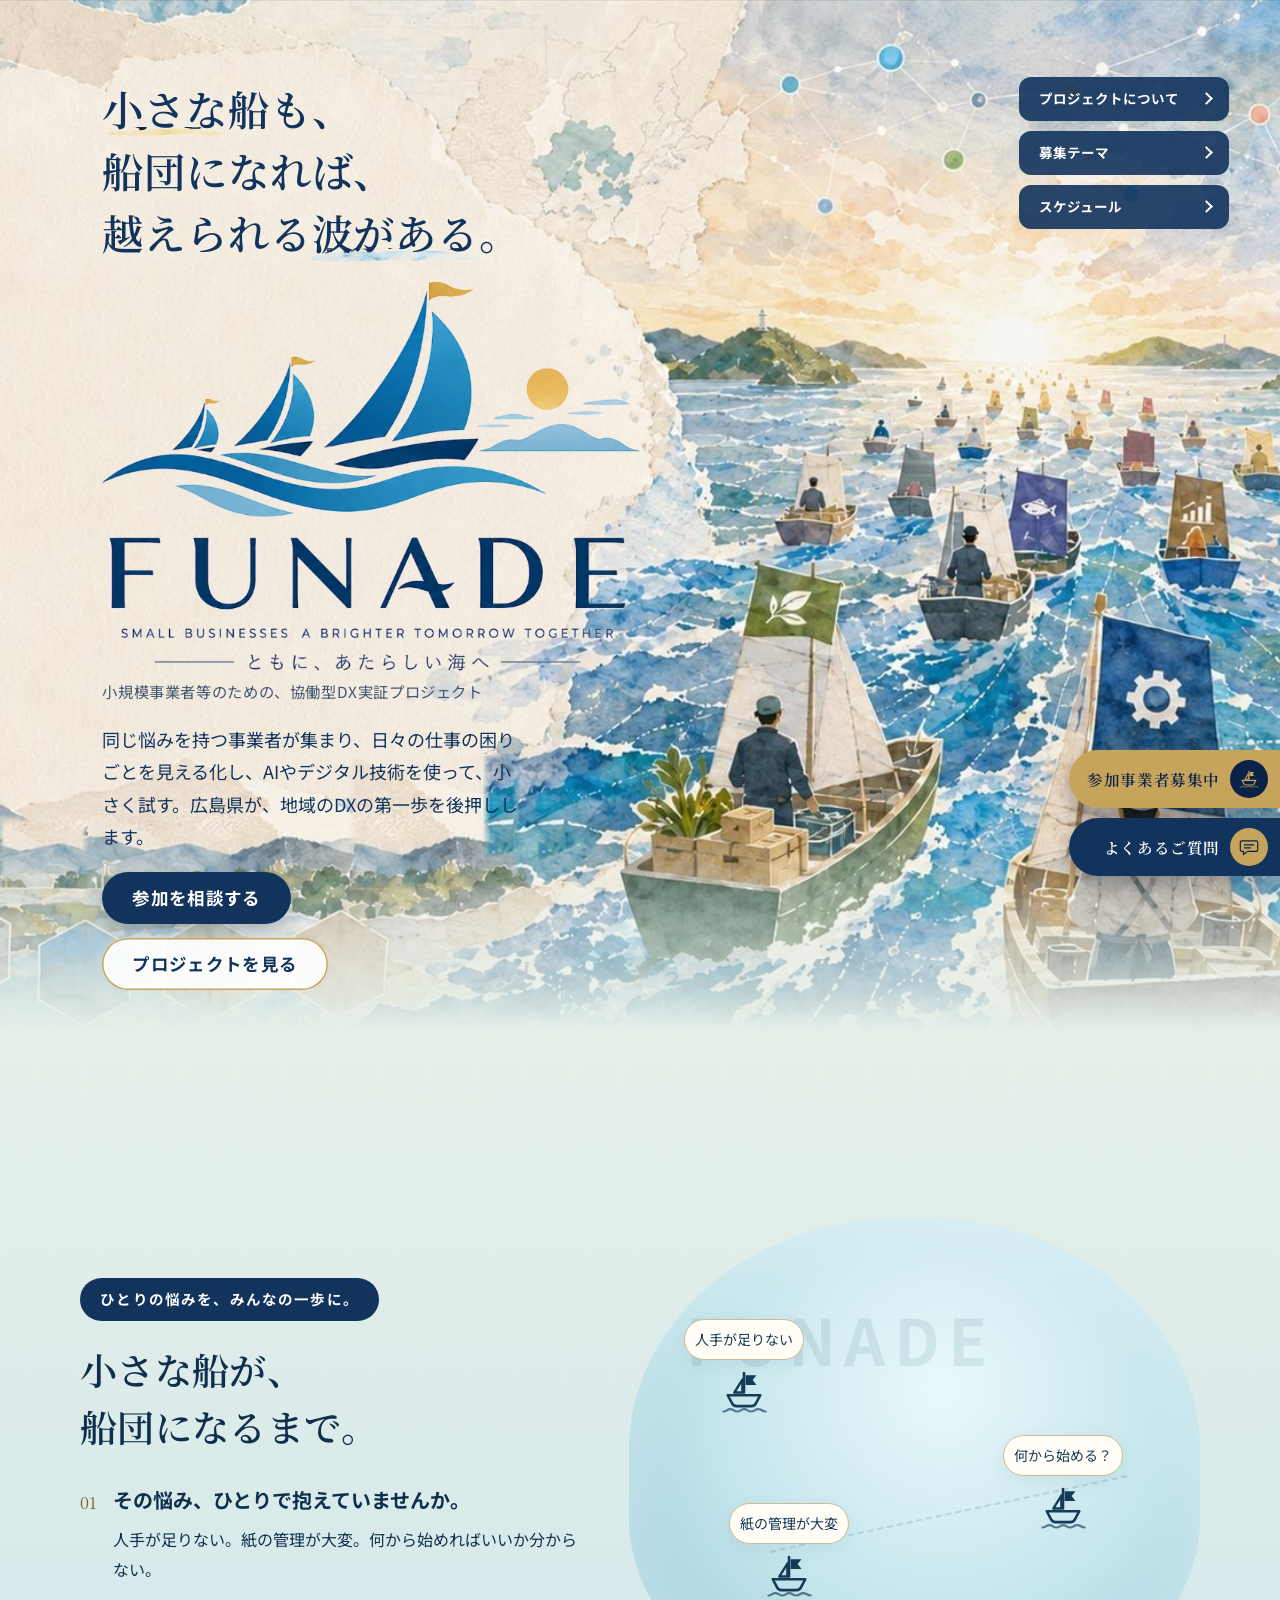
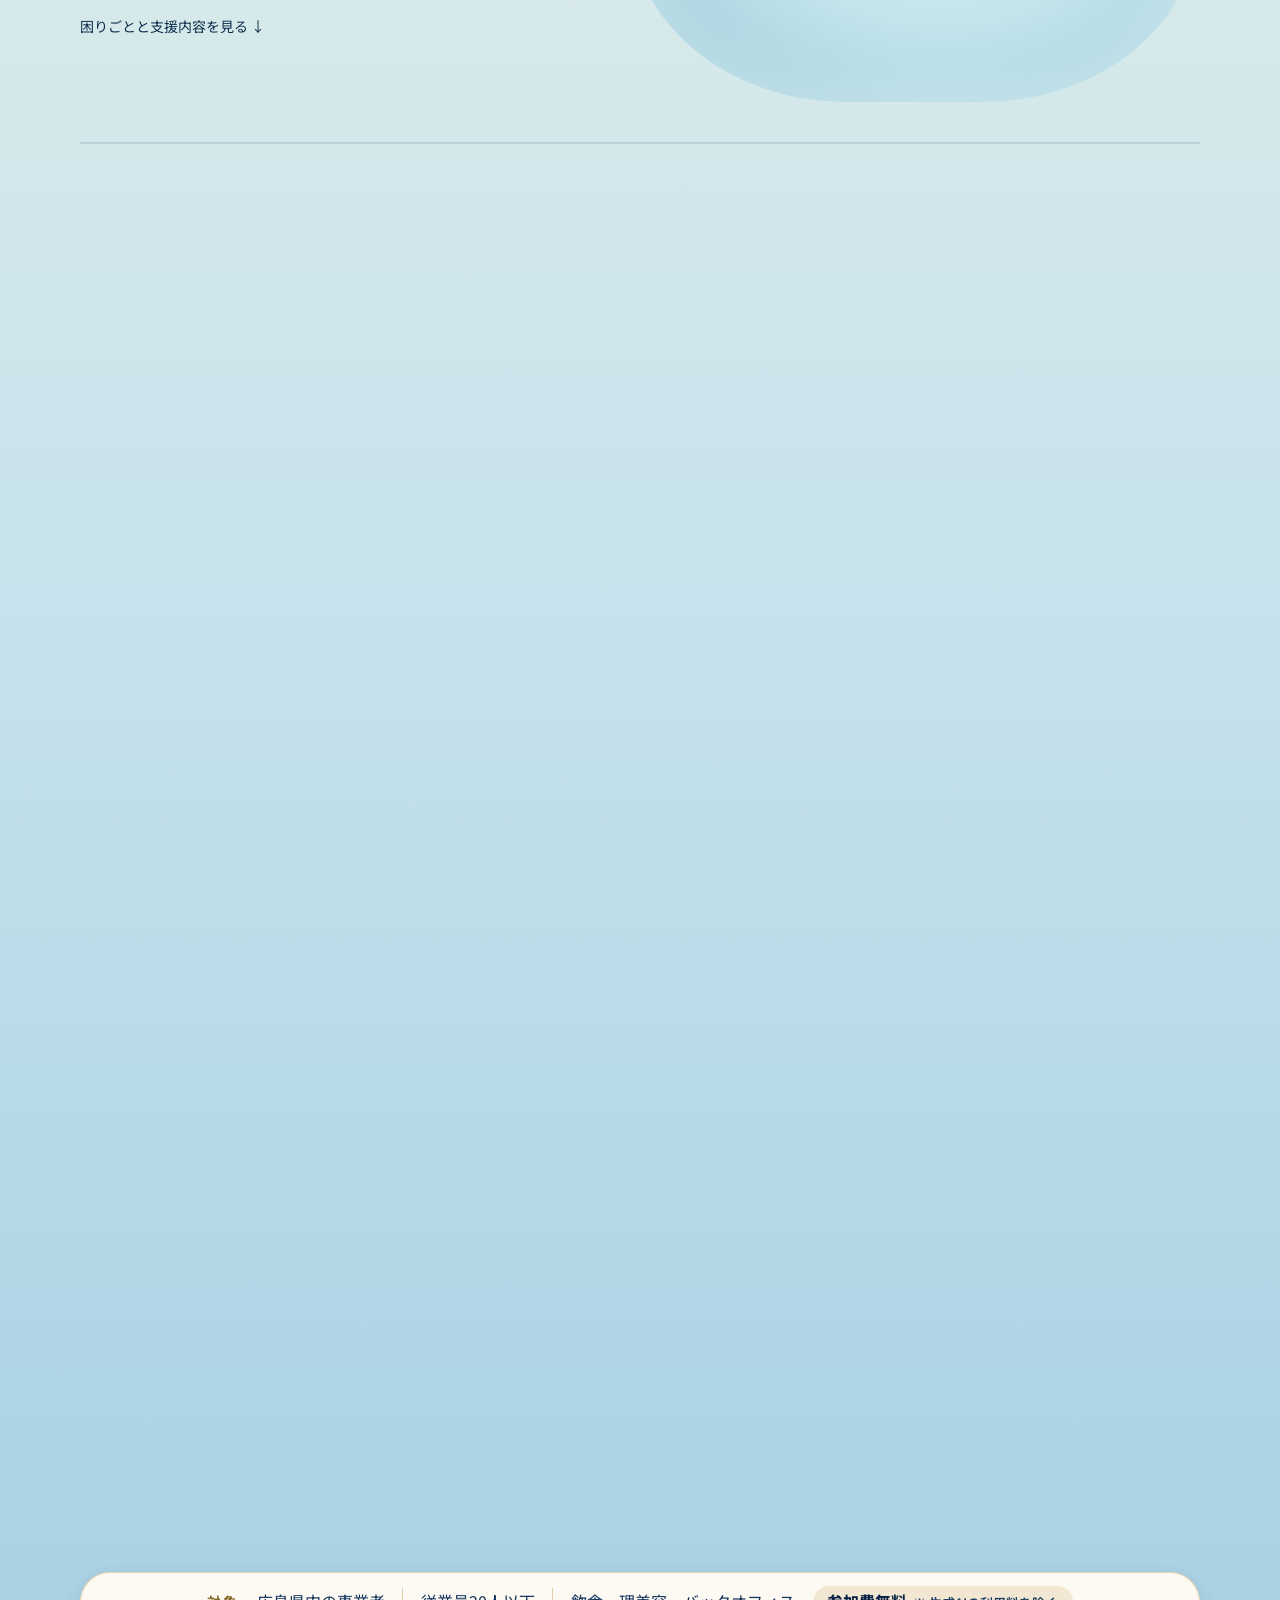
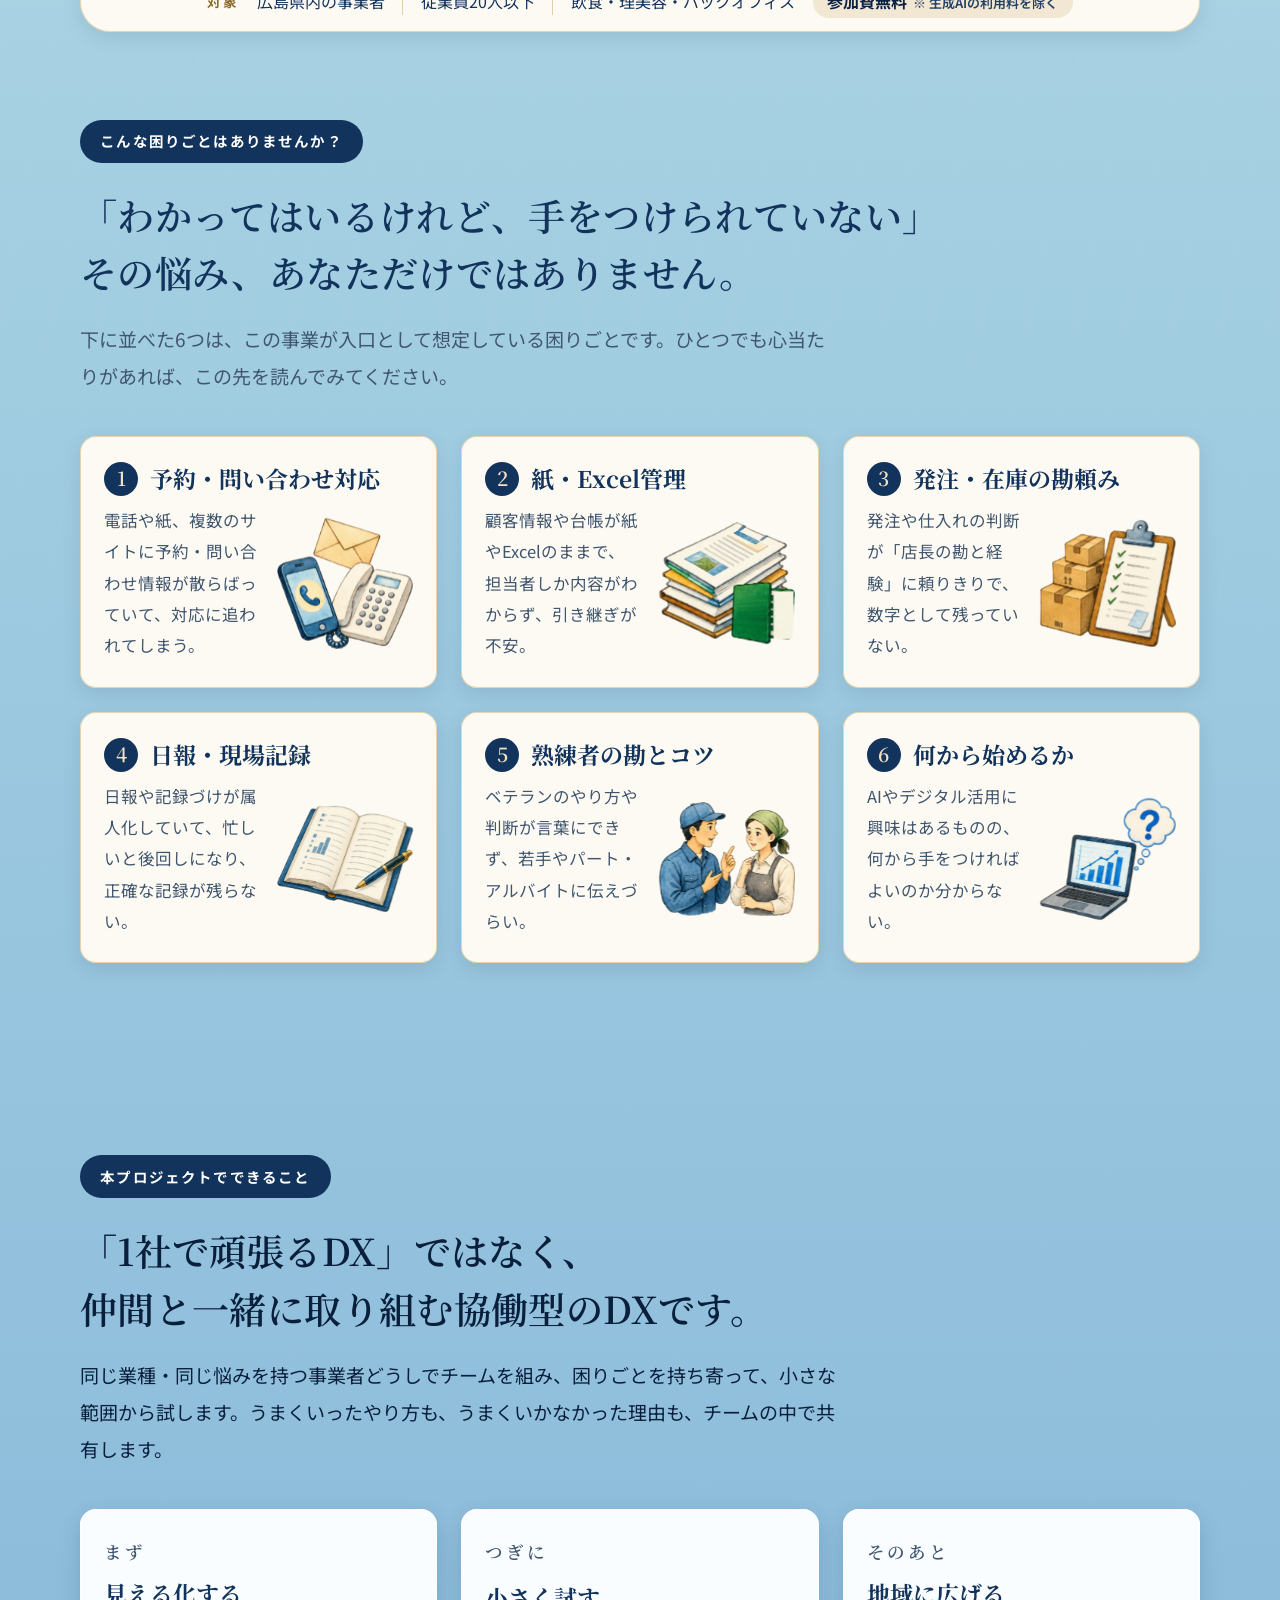
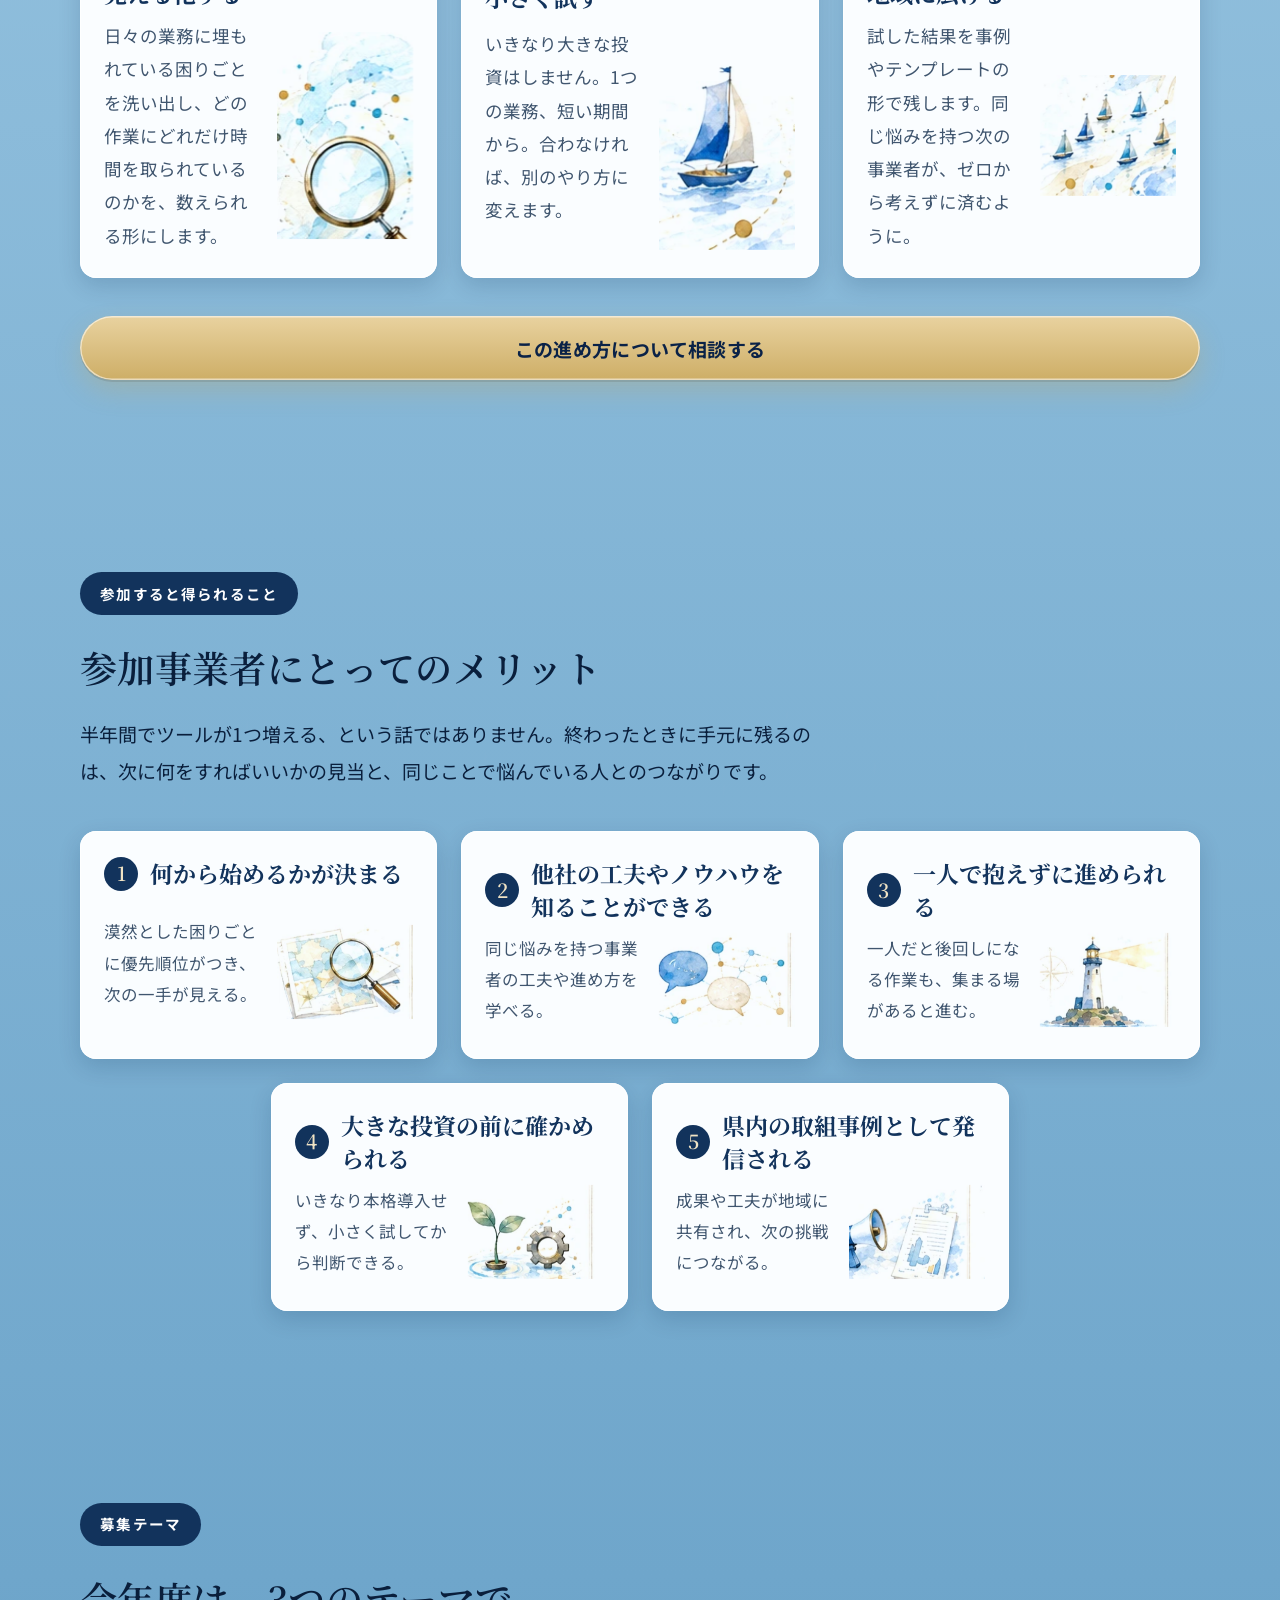
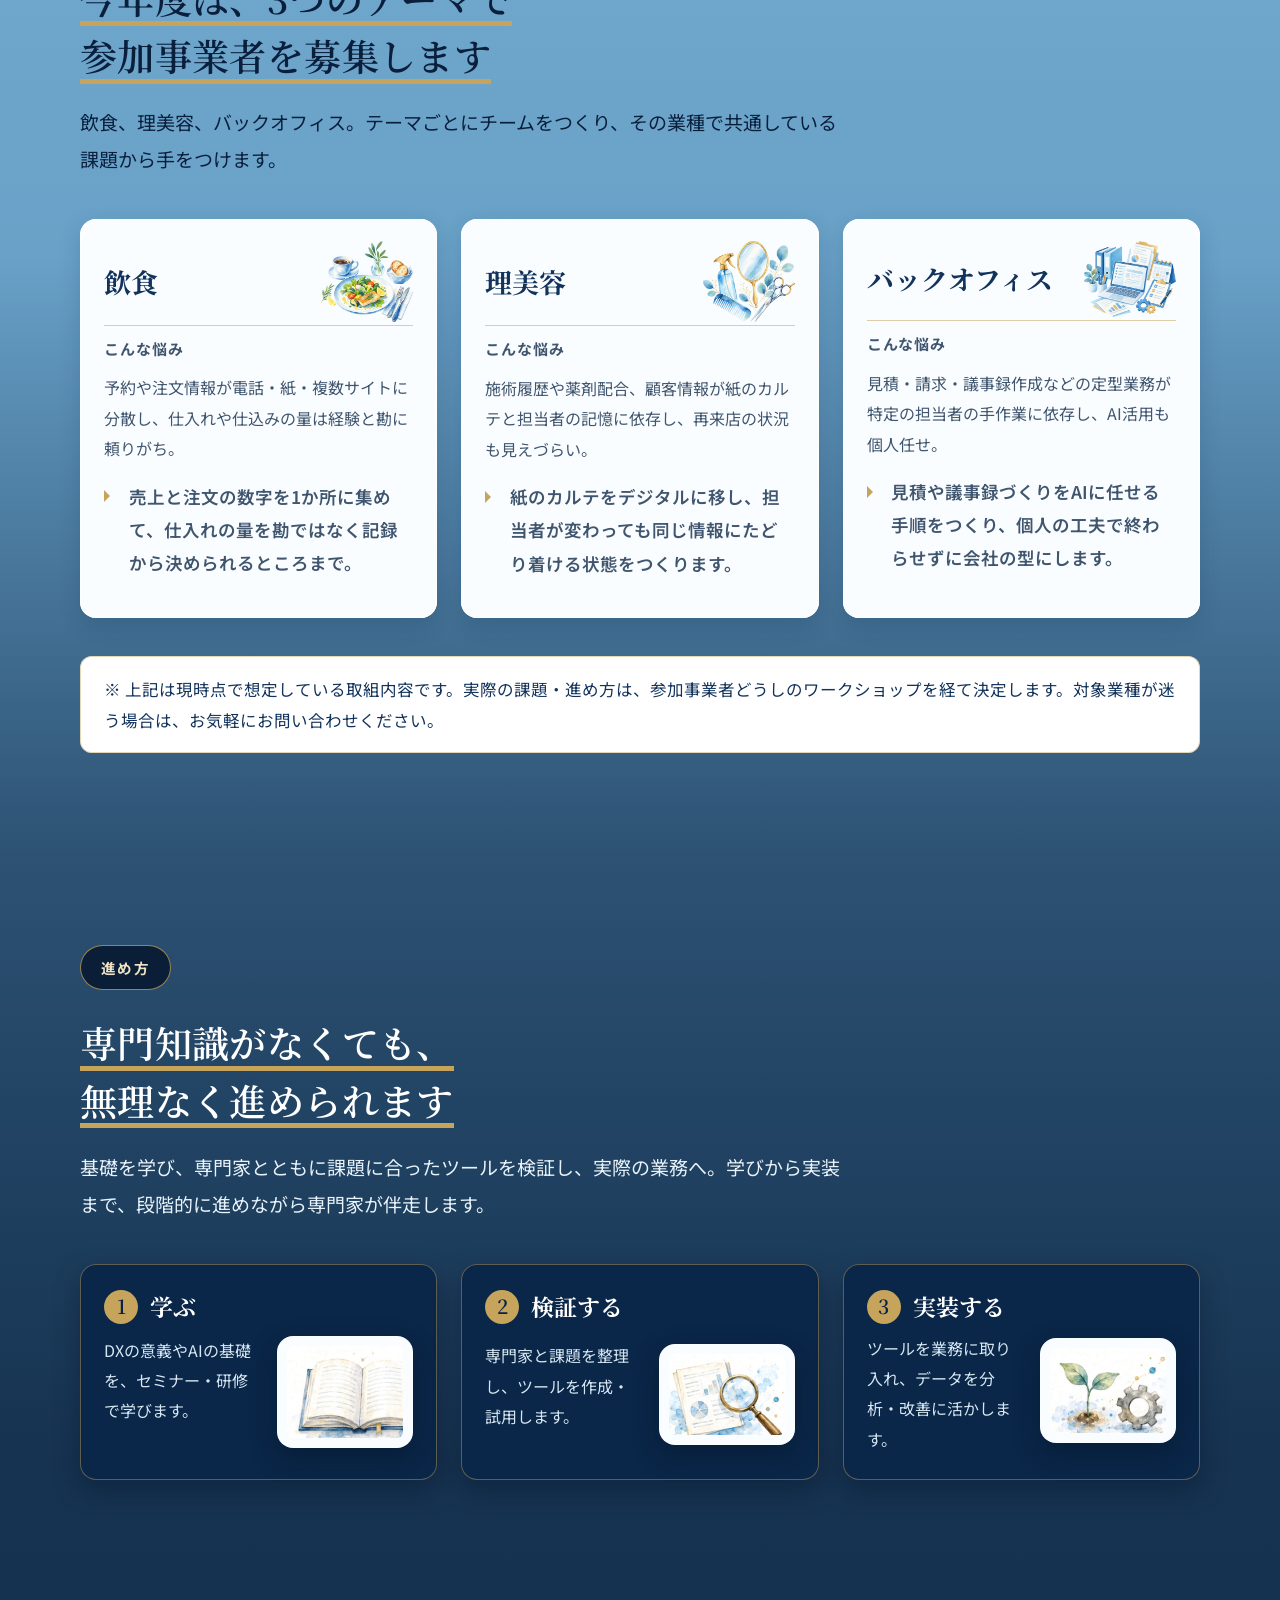
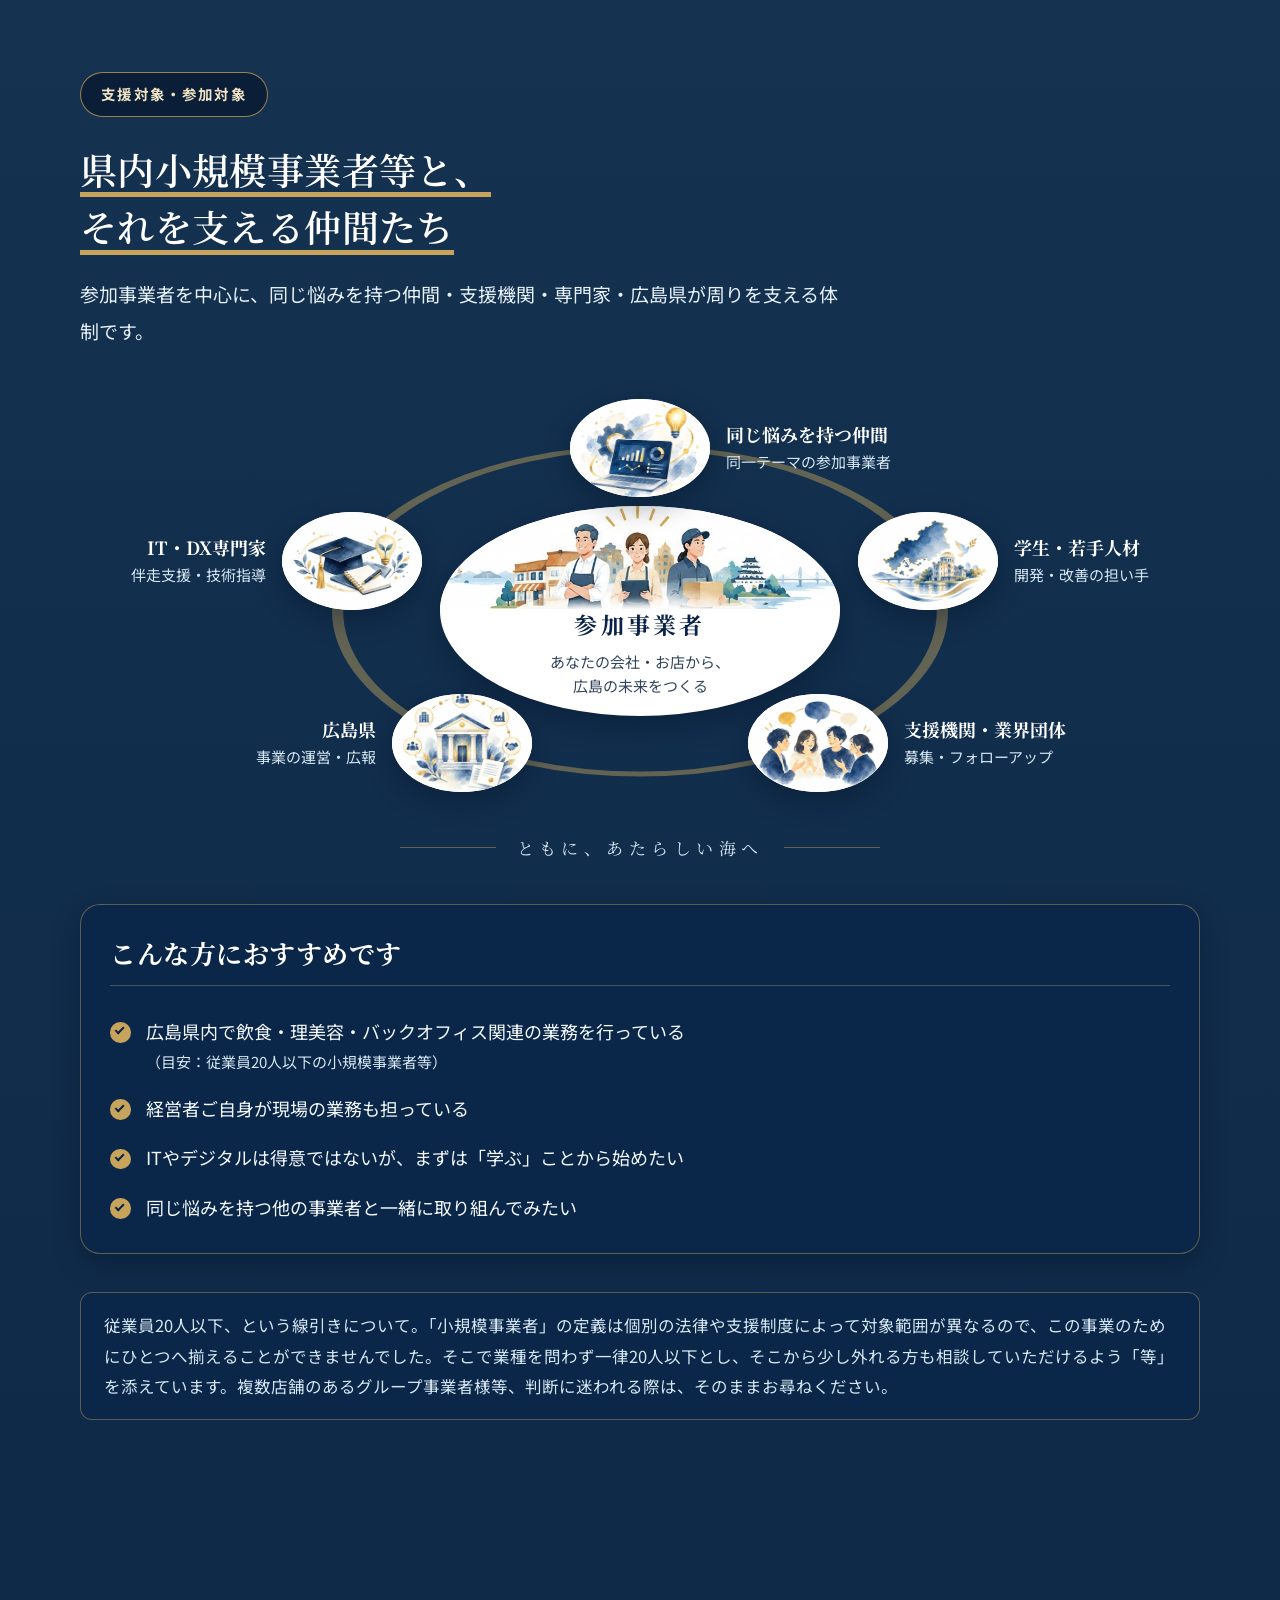
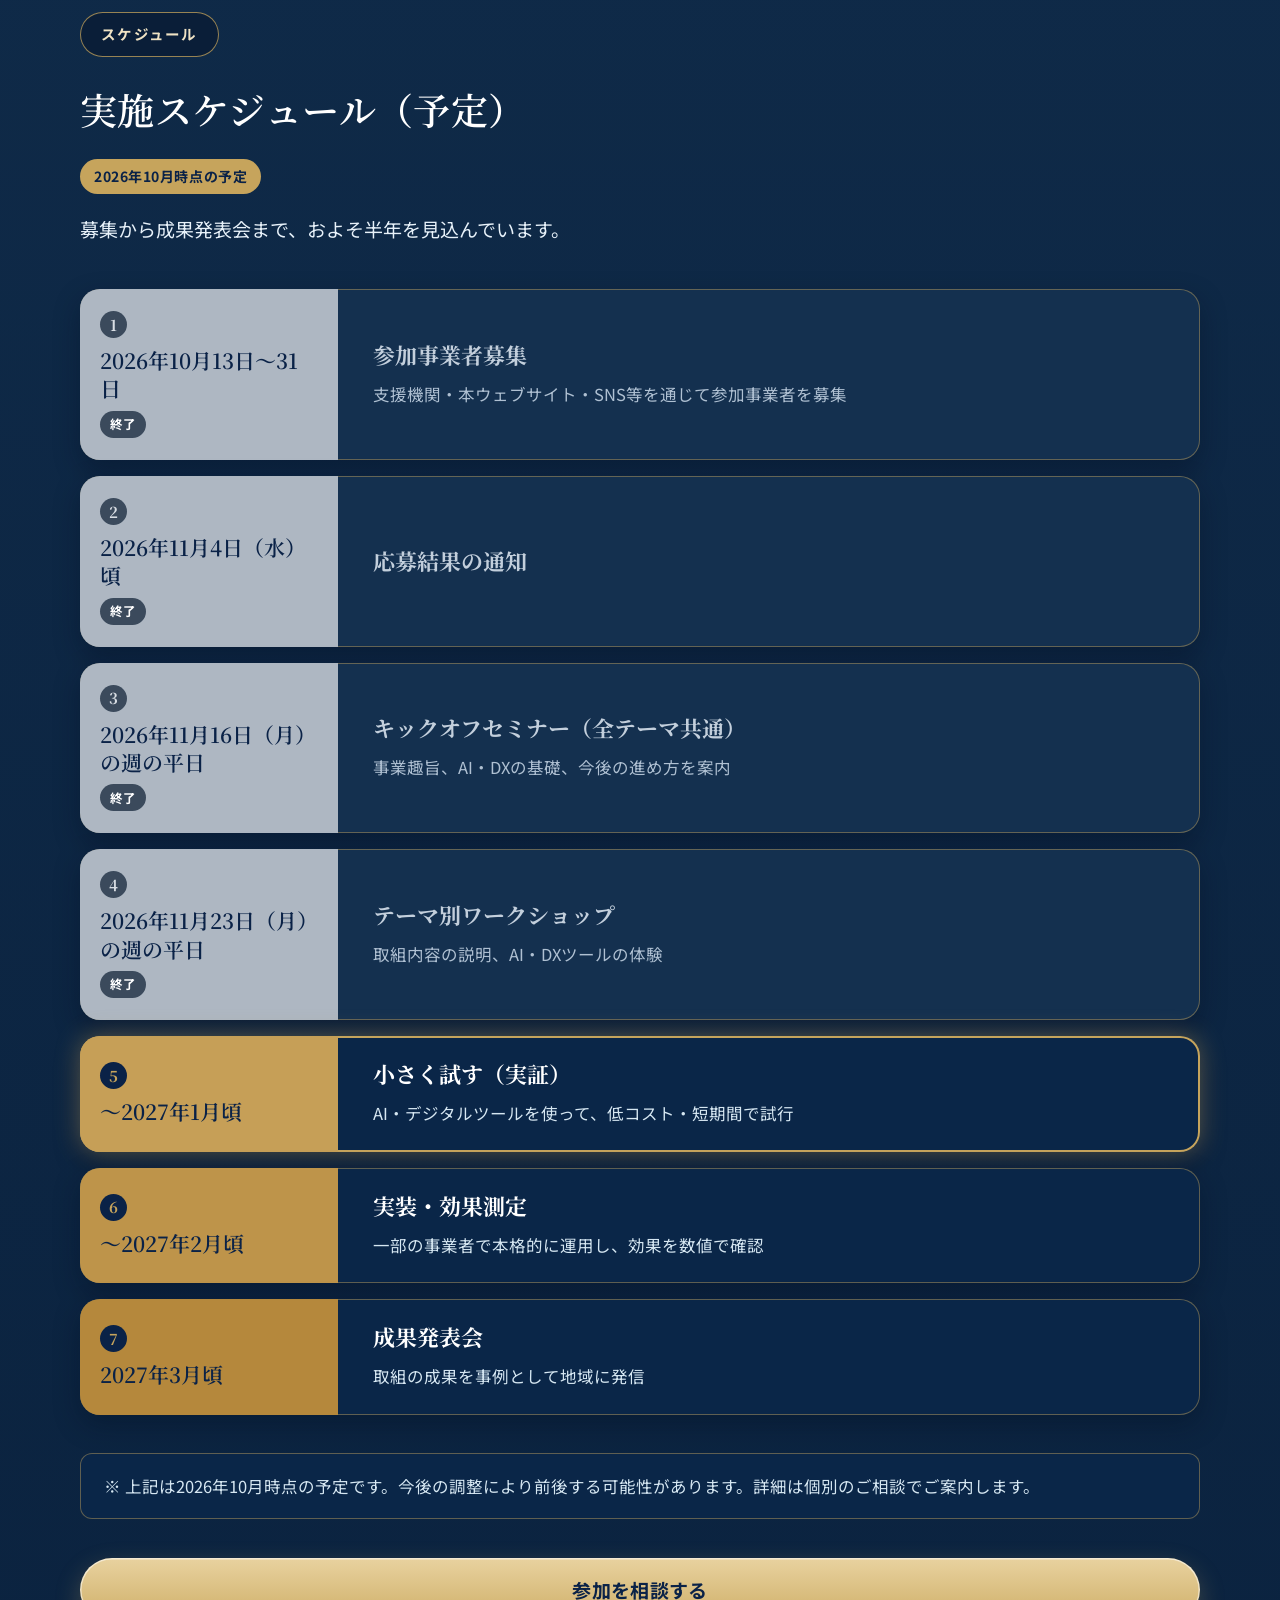
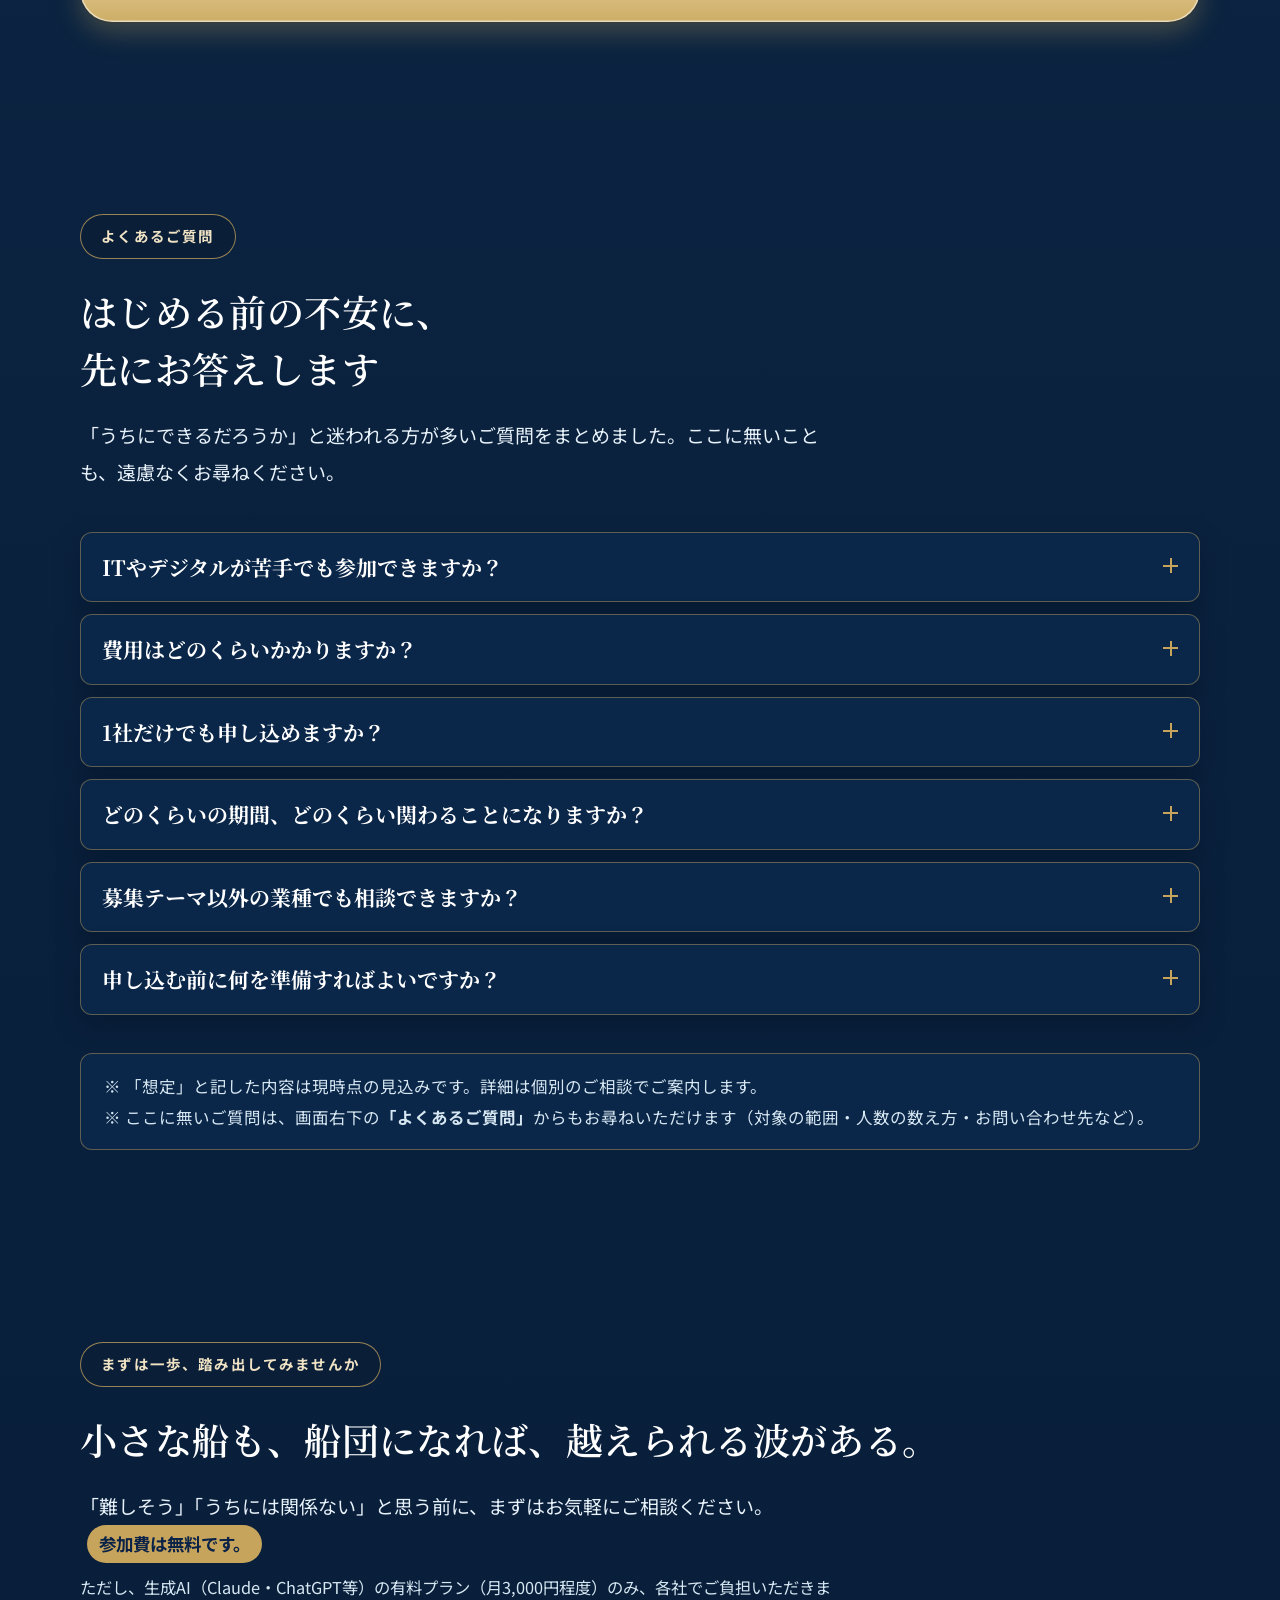
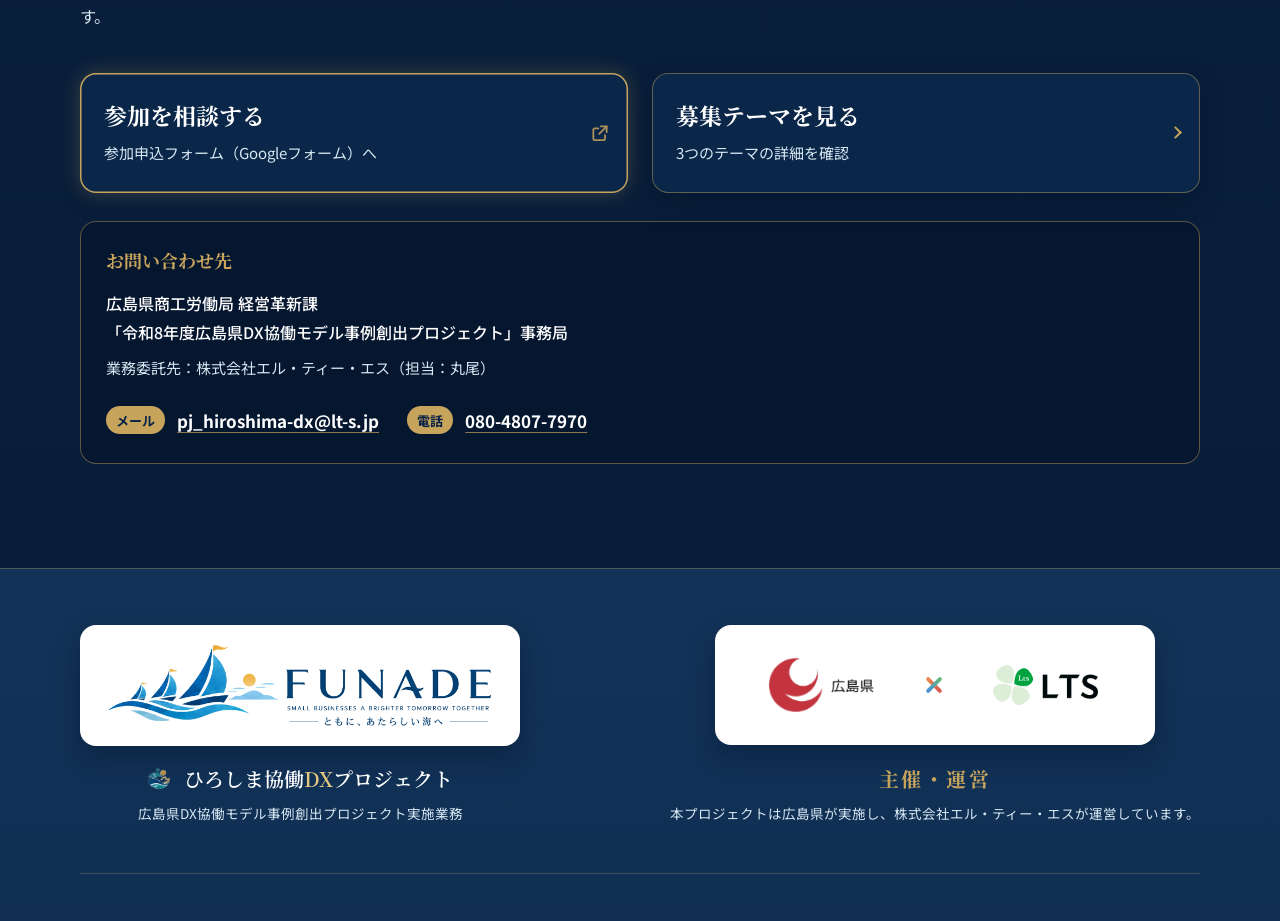
<file: index.html>
<!DOCTYPE html>
<html lang="ja">
<head>
<meta charset="UTF-8">
<meta name="viewport" content="width=device-width, initial-scale=1">
<title>ひろしま協働DXプロジェクト｜小さな船も、船団になれば、越えられる波がある。</title>
<meta name="description" content="広島県の小規模事業者等のための、協働型DX実証プロジェクト。同じ悩みを持つ事業者が集まり、困りごとを見える化し、AIやデジタル技術で小さく試します。">
<link rel="preconnect" href="https://fonts.googleapis.com">
<link rel="preconnect" href="https://fonts.gstatic.com" crossorigin>
<link href="https://fonts.googleapis.com/css2?family=Noto+Serif+JP:wght@600;700&family=Noto+Sans+JP:wght@400;500;700&display=swap" rel="stylesheet">
<link rel="stylesheet" href="style.css">
<link rel="stylesheet" href="fleet-story.css">
<!-- ヒーローの絵はCSSの background-image なので、ブラウザは style.css を
     読み終えるまで存在に気づけない。外部のフォントの読み込みも間に挟まるので、
     遅い回線では最初に見える絵の取得が後ろへずれる。先に取りに行かせる。
     media で昼の横／縦を出し分ける（CSSの切り替え条件と同じ形）。
     夜の絵は使う人だけが読むよう、script.js 側の先読みに任せる。 -->
<link rel="preload" as="image" fetchpriority="high"
      href="assets/img/backgrounds/hero-scene-wide.jpg"
      media="(min-width:1100px), (min-width:768px) and (min-aspect-ratio:13/10)">
<link rel="preload" as="image" fetchpriority="high"
      href="assets/img/backgrounds/hero-mobile.jpg"
      media="(max-aspect-ratio:13/10) and (max-width:1099px), (max-width:767px)">
<link rel="icon" href="assets/img/icons/logo-mark.png" type="image/png">
<meta property="og:type" content="website">
<meta property="og:title" content="ひろしま協働DXプロジェクト｜小さな船も、船団になれば、越えられる波がある。">
<meta property="og:description" content="広島県の小規模事業者等のための、協働型DX実証プロジェクト。同じ悩みを持つ事業者が集まり、困りごとを見える化し、AIやデジタル技術で小さく試します。">
<meta property="og:image" content="assets/img/backgrounds/hero-scene-wide.jpg">
<meta name="twitter:card" content="summary_large_image">
</head>
<body>

<!-- スマホ用の目次（767px以下でだけ出る）。
     スマホではヒーローのページ内ナビを出しておらず、途中から別の節へ飛ぶ
     手段がフッターの目次（最下部）しか無かった（依頼主 2026-09-08）。

     開閉は <details> が持っている。**JSが無くても開いて閉じられる。**
     script.js は「リンクを押したら閉じる」「Escで閉じる」だけを上乗せする。

     本文より前に置いてあるのは、キーボードで最初に辿り着けるようにするため。 -->
<details class="menu" id="menu">
  <summary class="menu-btn" aria-label="メニュー"><span class="menu-bars" aria-hidden="true"></span></summary>
  <nav class="menu-panel" aria-label="メニュー">
    <a href="#what">できること</a>
    <!-- 事業説明動画は一時非表示（依頼主 2026-10-14：募集向けの動画を収録し直すまで一時非表示。動画ができたら hidden を外す） -->
    <a href="#video" hidden>事業説明動画</a>
    <a href="#benefit">メリット</a>
    <a href="#themes">募集テーマ</a>
    <a href="#flow">進め方</a>
    <a href="#entry">お申込み</a>
    <a class="menu-cta" href="#entry">参加を相談する</a>
  </nav>
</details>

<main>

<!-- ============================================================
     1. ヒーロー（水面）
     ============================================================ -->
<section id="hero" class="section tier-shallow hero" aria-label="ファーストビュー">
  <div class="hero-art" aria-hidden="true"></div>

  <div class="wrap hero-inner">
    <div class="hero-panel">
      <h1 class="hero-title"><span class="brush brush-gold">小さな</span>船も、<br>船団になれば、<br>越えられる<span class="brush brush-blue">波がある</span>。</h1>

      <!-- 名前に3秒マウスを乗せると、ページ全体が夜の海に切り替わる
           （script.js）。もう一度3秒乗せると昼へ戻る。隠し要素だが、
           キーボードでも Enter / Space で同じことができるようにしてある。
           JSが動かなくても、ただの見出しとして成立する。 -->
      <p class="hero-brand" data-nightswitch tabindex="0" role="button"
         aria-pressed="false" aria-label="FUNADE ひろしま協働DXプロジェクト。昼と夜の背景を切り替えます">
        <!-- ロゴは文字段の幅いっぱいに置く。もらった完成イメージでは
             「ロゴの幅＝タイトルの行幅（画面の約38%）」で、左端もタイトルと
             揃っている。小さく中央寄りに置くと締まらない。
             389px以下だけ縦組み（印の下に文字）に切り替える。横組みのままだと
             印と文字を狭い幅に詰め込むぶん、文字が小さくなりすぎる。
             どちらも同じ内容なので読み上げは <img> の alt 1つで足りる。 -->
        <picture class="hero-logo">
          <source media="(max-width:389px)" srcset="assets/img/logos/funade-v.webp" width="714" height="520">
          <img src="assets/img/logos/funade-h.webp" width="1436" height="300"
               alt="FUNADE ともに、あたらしい海へ" onerror="this.closest('picture').remove()">
        </picture>
        <span>ひろしま協働<span class="gold">DX</span>プロジェクト</span>
      </p>
      <p class="hero-sub">小規模事業者等のための、協働型DX実証プロジェクト</p>

      <p class="hero-lead">同じ悩みを持つ事業者が集まり、日々の仕事の困りごとを見える化し、AIやデジタル技術を使って、小さく試す。広島県が、地域のDXの第一歩を後押しします。</p>

      <p class="hero-cta">
        <a class="btn btn-primary" href="#entry">参加を相談する</a>
        <a class="btn btn-ghost" href="#what">プロジェクトを見る</a>
      </p>
    </div>

    <div class="hero-side">
      <nav class="hero-nav" aria-label="ページ内リンク">
        <a href="#what">プロジェクトについて<span class="chev" aria-hidden="true"></span></a>
        <a href="#themes">募集テーマ<span class="chev" aria-hidden="true"></span></a>
        <a href="#schedule">スケジュール<span class="chev" aria-hidden="true"></span></a>
      </nav>

      <!-- 応募受付のワッペン（依頼主 2026-10-14）。全体が参加申込フォームへのリンク。
           主メッセージ（左の紙の上の見出し）に重ねないよう、横長の絵では右上の
           ページ内ナビの下（空の部分）、縦長の絵では見出しの右（スマホでは見出しの上）に置く。
           位置と大きさは style.css の .hero-side / .hero-badge。
           締切を過ぎたら script.js が data-until を見て外す（JSが無いときは残る）。 -->
      <a class="hero-badge" href="https://docs.google.com/forms/d/e/1FAIpQLSd_0BeNJjT1DIdxzaHhst62Ks7Ligf4glMgqb99WQL2FpvFLA/viewform?usp=header" target="_blank" rel="noopener noreferrer"
         data-until="2026-10-31T23:59:59+09:00">
        <span class="hb-in">
          <span class="hb-date">10月31日<span class="hb-dow">（土）</span></span>
          <span class="hb-until">まで</span>
          <span class="hb-main">応募<br>受付中！</span>
        </span>
        <span class="sr-only">（参加申込フォームが新しいタブで開きます）</span>
      </a>
    </div>
  </div>
</section>


<!-- 協働を船団で伝える。JSなし・動き軽減時は全説明と完成形を表示。 -->
<section id="fleet-story" class="fleet-story" aria-labelledby="fleet-title">
  <div class="fleet-stage">
    <div class="wrap fleet-layout">
      <div class="fleet-copy">
        <p class="eyebrow">ひとりの悩みを、みんなの一歩に。</p>
        <h2 id="fleet-title">小さな船が、<br>船団になるまで。</h2>
        <ol class="fleet-chapters">
          <li><span>01</span><div><h3>その悩み、ひとりで抱えていませんか。</h3><p>人手が足りない。紙の管理が大変。何から始めればいいか分からない。</p></div></li>
          <li><span>02</span><div><h3>同じ悩みを持つ、仲間と出会う。</h3><p>困りごとを持ち寄ると、一緒に取り組める課題が見えてきます。</p></div></li>
          <li><span>03</span><div><h3>専門家も加わり、進め方を考える。</h3><p>AIやデジタルの専門家が、最初の一歩を一緒に考えます。</p></div></li>
          <li><span>04</span><div><h3>仲間と、小さく試す。</h3><p>一社では踏み出せなかった挑戦を、船団で始めましょう。</p></div></li>
        </ol>
        <a class="fleet-skip" href="#pain">困りごとと支援内容を見る <span aria-hidden="true">↓</span></a>
      </div>
      <div class="fleet-ocean" role="img" aria-label="同じ悩みを持つ3隻の船に専門家の船が加わり、船団として同じ方向へ進む図">
        <span class="fleet-watermark" aria-hidden="true">FUNADE</span>
        <div class="fleet-route" aria-hidden="true"></div>
        <div class="fleet-boat fleet-boat-0" aria-hidden="true"><span class="fleet-label">人手が足りない</span><svg viewBox="0 0 48 48"><use href="#ic-ship"></use></svg></div><div class="fleet-boat fleet-boat-1" aria-hidden="true"><span class="fleet-label">紙の管理が大変</span><svg viewBox="0 0 48 48"><use href="#ic-ship"></use></svg></div><div class="fleet-boat fleet-boat-2" aria-hidden="true"><span class="fleet-label">何から始める？</span><svg viewBox="0 0 48 48"><use href="#ic-ship"></use></svg></div><div class="fleet-boat fleet-boat-3" aria-hidden="true"><span class="fleet-label">専門家</span><svg viewBox="0 0 48 48"><use href="#ic-ship"></use></svg></div>
        <p class="fleet-destination" aria-hidden="true">ともに、あたらしい海へ <span>→</span></p>
      </div>
      <div class="fleet-progress" aria-hidden="true"><span></span></div>
    </div>
  </div>
</section>

<!-- ヒーロー直後から main の終わりまでを覆うレール。
     この最後に追従CTAを置く。position:sticky の bottom は「下へ流れ去る
     のを止める」働きなので、要素の自然位置がレールの末尾＝常に画面の下に
     あることで、ずっと下端に留まる。レールの上端より上へは動けないので、
     ヒーローを読み終えるまでは現れない。JSは要らない。 -->
<div class="cta-rail">

<!-- 対象条件をページの頭で示す。「うちは対象か」がこの読み手の最初の関門
     なのに、これまでは8つ目のセクション（支援体制）まで出てこなかった。
     ここに置く4つはすべて確定している内容。カードにもイラストにもせず、
     1行の帯に留めるのは、ヒーローの余韻を切らずに事実だけ渡すため。 -->
<div class="wrap">
  <p class="terms-bar">
    <span class="terms-label">対象</span>
    <span class="terms-item">広島県内の事業者</span>
    <span class="terms-item">従業員20人以下</span>
    <span class="terms-item">飲食・理美容・バックオフィス</span>
    <!-- 「無料」だけを大きく置いて、あとで生成AIの月額負担を知らせるのは
         順番が逆になる。帯の中に但し書きを添える（依頼主 2026-09-11）。 -->
    <span class="terms-free">参加費無料<span class="terms-except">生成AIの利用料を除く</span></span>
  </p>
</div>
<!-- ============================================================
     2. 困りごと（浅瀬）
     ============================================================ -->
<section id="pain" class="section sec-pain tier-shallow" aria-labelledby="pain-h">
  <div class="wrap">
    <p class="eyebrow">こんな困りごとはありませんか？</p>
    <h2 id="pain-h"><span class="h-rule">「わかってはいるけれど、手をつけられていない」<br>その悩み、あなただけではありません。</span></h2>
    <p class="lead">下に並べた6つは、この事業が入口として想定している困りごとです。ひとつでも心当たりがあれば、この先を読んでみてください。</p>

    <ul class="grid grid-3">
      <li class="card">
        <div class="card-head"><span class="num">1</span><h3 class="card-title">予約・問い合わせ対応</h3></div>
        <p>電話や紙、複数のサイトに予約・問い合わせ情報が散らばっていて、対応に追われてしまう。</p>
        <img class="vignette" src="assets/img/icons/pain/icon-1.webp" width="360" height="346" alt="" loading="lazy" decoding="async" onerror="this.remove()">
      </li>
      <li class="card">
        <div class="card-head"><span class="num">2</span><h3 class="card-title">紙・Excel管理</h3></div>
        <p>顧客情報や台帳が紙やExcelのままで、担当者しか内容がわからず、引き継ぎが不安。</p>
        <img class="vignette" src="assets/img/icons/pain/icon-2.webp" width="360" height="323" alt="" loading="lazy" decoding="async" onerror="this.remove()">
      </li>
      <li class="card">
        <div class="card-head"><span class="num">3</span><h3 class="card-title">発注・在庫の勘頼み</h3></div>
        <p>発注や仕入れの判断が「店長の勘と経験」に頼りきりで、数字として残っていない。</p>
        <img class="vignette" src="assets/img/icons/pain/icon-3.webp" width="360" height="335" alt="" loading="lazy" decoding="async" onerror="this.remove()">
      </li>
      <li class="card">
        <div class="card-head"><span class="num">4</span><h3 class="card-title">日報・現場記録</h3></div>
        <p>日報や記録づけが属人化していて、忙しいと後回しになり、正確な記録が残らない。</p>
        <img class="vignette" src="assets/img/icons/pain/icon-4.webp" width="360" height="281" alt="" loading="lazy" decoding="async" onerror="this.remove()">
      </li>
      <li class="card">
        <div class="card-head"><span class="num">5</span><h3 class="card-title">熟練者の勘とコツ</h3></div>
        <p>ベテランのやり方や判断が言葉にできず、若手やパート・アルバイトに伝えづらい。</p>
        <img class="vignette" src="assets/img/icons/pain/icon-5.webp" width="360" height="301" alt="" loading="lazy" decoding="async" onerror="this.remove()">
      </li>
      <li class="card">
        <div class="card-head"><span class="num">6</span><h3 class="card-title">何から始めるか</h3></div>
        <p>AIやデジタル活用に興味はあるものの、何から手をつければよいのか分からない。</p>
        <img class="vignette" src="assets/img/icons/pain/icon-6.webp" width="360" height="323" alt="" loading="lazy" decoding="async" onerror="this.remove()">
      </li>
    </ul>
  </div>
</section>

<!-- ============================================================
     3. できること（中層）
     ============================================================ -->
<section id="what" class="section sec-what tier-mid" aria-labelledby="what-h">
  <div class="wrap">
    <p class="eyebrow">本プロジェクトでできること</p>
    <h2 id="what-h"><span class="h-rule">「1社で頑張るDX」ではなく、<br>仲間と一緒に取り組む協働型のDXです。</span></h2>
    <p class="lead">同じ業種・同じ悩みを持つ事業者どうしでチームを組み、困りごとを持ち寄って、小さな範囲から試します。うまくいったやり方も、うまくいかなかった理由も、チームの中で共有します。</p>

    <ol class="grid grid-3">
      <li class="card">
        <p class="step-label">まず</p>
        <h3 class="card-title">見える化する</h3>
        <p>日々の業務に埋もれている困りごとを洗い出し、どの作業にどれだけ時間を取られているのかを、数えられる形にします。</p>
        <img class="vignette" src="assets/img/icons/what/illus-1.webp" width="131" height="200" alt="" loading="lazy" decoding="async" onerror="this.remove()">
      </li>
      <li class="card">
        <p class="step-label">つぎに</p>
        <h3 class="card-title">小さく試す</h3>
        <p>いきなり大きな投資はしません。1つの業務、短い期間から。合わなければ、別のやり方に変えます。</p>
        <img class="vignette" src="assets/img/icons/what/illus-2.webp" width="146" height="237" alt="" loading="lazy" decoding="async" onerror="this.remove()">
      </li>
      <li class="card">
        <p class="step-label">そのあと</p>
        <h3 class="card-title">地域に広げる</h3>
        <p>試した結果を事例やテンプレートの形で残します。同じ悩みを持つ次の事業者が、ゼロから考えずに済むように。</p>
        <img class="vignette" src="assets/img/icons/what/illus-3.webp" width="185" height="164" alt="" loading="lazy" decoding="async" onerror="this.remove()">
      </li>
    </ol>

    <p class="section-cta"><a class="btn btn-accent" href="#entry">この進め方について相談する</a></p>
  </div>
</section>

<!-- ============================================================
     4. メリット（中層）
     ============================================================ -->
<!-- ============================================================
     3.5 事業説明動画（中層）
     動画が用意できたら、.video-frame の中身（.video-soon 以下）を
     そのまま <iframe> か <video> に差し替えるだけでよい。枠は 16:9 で
     固定してあるので、差し替えてもページの高さは変わらない。

     ** 2026-10-14 から一時非表示（hidden）。** 依頼主の指示で、募集向けの
     動画を改めて収録するまで出さない。削除せずに残してあるので、再掲する
     ときは下の section の hidden を外し、あわせて次の hidden も外すこと：
       メニューとフッター目次の「事業説明動画」、お申込みの「事業説明動画を見る」、
       FAQ「事業説明動画はいつ公開されますか？」。
     ============================================================ -->
<section id="video" class="section sec-video tier-mid" aria-labelledby="video-h" hidden>
  <div class="wrap">
    <p class="eyebrow">事業説明</p>
    <h2 id="video-h"><span class="h-rule">動画で、事業の全体像を<br>ご覧いただけます</span></h2>
    <p class="lead">文章では伝えきれない進め方や雰囲気を、短い動画にまとめてお届けします。お申込みの前に、まずはこちらをご覧ください。</p>

    <!-- 飾りは枠の「外」に置く。左右の下からサンゴと海藻が立ち上がり、
         枠を左右から縁取る（依頼主提供の絵 2026-09-10）。
         枠より後ろに敷いてあるので、枠に重なる内側は隠れ、外へ出た部分だけが
         見える。中の文字にも、差し替え後の映像にも掛からない。 -->
    <div class="video-stage">
      <img class="video-deco" src="assets/img/deco/coral-frame.webp" width="1400" height="788" alt="" aria-hidden="true" loading="lazy" decoding="async" onerror="this.remove()">
    <div class="video-frame">
      <span class="video-play" aria-hidden="true"></span>
      <p class="video-soon">Coming Soon</p>
      <p class="video-note">事業説明動画は準備中です</p>
    </div>
    </div><!-- /.video-stage -->

    <p class="note">※ 公開時期が決まりましたら、この場所でご案内します。</p>
  </div>
</section>

<section id="benefit" class="section sec-benefit tier-mid" aria-labelledby="benefit-h">
  <div class="wrap">
    <p class="eyebrow">参加すると得られること</p>
    <h2 id="benefit-h"><span class="h-rule">参加事業者にとってのメリット</span></h2>
    <p class="lead">半年間でツールが1つ増える、という話ではありません。終わったときに手元に残るのは、次に何をすればいいかの見当と、同じことで悩んでいる人とのつながりです。</p>

    <ul class="grid grid-3">
      <li class="card card-tall">
        <div class="card-head"><span class="num">1</span><h3 class="card-title">何から始めるかが決まる</h3></div>
        <img class="vignette vignette-center" src="assets/img/icons/benefit/illus-1.webp" width="224" height="156" alt="" loading="lazy" decoding="async" onerror="this.remove()">
        <p>漠然とした困りごとに優先順位がつき、次の一手が見える。</p>
      </li>
      <li class="card card-tall">
        <div class="card-head"><span class="num">2</span><h3 class="card-title">他社の工夫やノウハウを知ることができる</h3></div>
        <img class="vignette vignette-center" src="assets/img/icons/benefit/illus-2.webp" width="224" height="156" alt="" loading="lazy" decoding="async" onerror="this.remove()">
        <p>同じ悩みを持つ事業者の工夫や進め方を学べる。</p>
      </li>
      <li class="card card-tall">
        <div class="card-head"><span class="num">3</span><h3 class="card-title">一人で抱えずに進められる</h3></div>
        <img class="vignette vignette-center" src="assets/img/icons/benefit/illus-3.webp" width="224" height="156" alt="" loading="lazy" decoding="async" onerror="this.remove()">
        <p>一人だと後回しになる作業も、集まる場があると進む。</p>
      </li>
      <li class="card card-tall">
        <div class="card-head"><span class="num">4</span><h3 class="card-title">大きな投資の前に確かめられる</h3></div>
        <img class="vignette vignette-center" src="assets/img/icons/benefit/illus-4.webp" width="224" height="156" alt="" loading="lazy" decoding="async" onerror="this.remove()">
        <p>いきなり本格導入せず、小さく試してから判断できる。</p>
      </li>
      <li class="card card-tall">
        <div class="card-head"><span class="num">5</span><h3 class="card-title">県内の取組事例として発信される</h3></div>
        <img class="vignette vignette-center" src="assets/img/icons/benefit/illus-5.webp" width="224" height="156" alt="" loading="lazy" decoding="async" onerror="this.remove()">
        <p>成果や工夫が地域に共有され、次の挑戦につながる。</p>
      </li>
    </ul>
  </div>
</section>

<!-- ============================================================
     5. 募集テーマ（中層）
     ============================================================ -->
<section id="themes" class="section sec-themes tier-mid" aria-labelledby="themes-h">
  <div class="wrap">
    <p class="eyebrow">募集テーマ</p>
    <h2 id="themes-h"><span class="h-rule">今年度は、3つのテーマで<br>参加事業者を募集します</span></h2>
    <p class="lead">飲食、理美容、バックオフィス。テーマごとにチームをつくり、その業種で共通している課題から手をつけます。</p>

    <ul class="grid grid-3">
      <li class="card theme">
        <div class="theme-head">
          <p class="theme-name">飲食</p>
          <img class="theme-icon" src="assets/img/themes/food.webp" alt="" width="320" height="281" loading="lazy" decoding="async" onerror="this.remove()">
        </div>
        <p class="label">こんな悩み</p>
        <p>予約や注文情報が電話・紙・複数サイトに分散し、仕入れや仕込みの量は経験と勘に頼りがち。</p>
        <p class="arrow">売上と注文の数字を1か所に集めて、仕入れの量を勘ではなく記録から決められるところまで。</p>
      </li>
      <li class="card theme">
        <div class="theme-head">
          <p class="theme-name">理美容</p>
          <img class="theme-icon" src="assets/img/themes/beauty.webp" alt="" width="320" height="283" loading="lazy" decoding="async" onerror="this.remove()">
        </div>
        <p class="label">こんな悩み</p>
        <p>施術履歴や薬剤配合、顧客情報が紙のカルテと担当者の記憶に依存し、再来店の状況も見えづらい。</p>
        <p class="arrow">紙のカルテをデジタルに移し、担当者が変わっても同じ情報にたどり着ける状態をつくります。</p>
      </li>
      <li class="card theme">
        <div class="theme-head">
          <p class="theme-name">バックオフィス</p>
          <img class="theme-icon" src="assets/img/themes/backoffice.webp" alt="" width="320" height="265" loading="lazy" decoding="async" onerror="this.remove()">
        </div>
        <p class="label">こんな悩み</p>
        <p>見積・請求・議事録作成などの定型業務が特定の担当者の手作業に依存し、AI活用も個人任せ。</p>
        <p class="arrow">見積や議事録づくりをAIに任せる手順をつくり、個人の工夫で終わらせずに会社の型にします。</p>
      </li>
    </ul>

    <p class="note">※ 上記は現時点で想定している取組内容です。実際の課題・進め方は、参加事業者どうしのワークショップを経て決定します。対象業種が迷う場合は、お気軽にお問い合わせください。</p>
  </div>
</section>

<!-- 深海の5節をひとつの器に入れる。暗さはこの器に1枚だけ掛ける。
     セクションごとに掛けると、境目に横縞が並んでページが切れて見える。 -->
<div class="deep-zone">

<!-- ============================================================
     6. 進め方・支援体制（深海）
     ============================================================ -->
<section id="flow" class="section sec-flow tier-deep" aria-labelledby="flow-h">
  <div class="wrap">
    <p class="eyebrow">進め方</p>
    <h2 id="flow-h"><span class="h-rule">専門知識がなくても、<br>無理なく進められます</span></h2>
    <!-- 3ステップの文言は県の意向を反映した確定文案（依頼主 2026-10-14）。勝手に言い換えないこと。 -->
    <p class="lead">基礎を学び、専門家とともに課題に合ったツールを検証し、実際の業務へ。学びから実装まで、段階的に進めながら専門家が伴走します。</p>

    <ol class="grid grid-3 steps">
      <li class="card">
        <div class="card-head"><span class="num">1</span><h3 class="card-title">学ぶ</h3></div>
        <img class="vignette vignette-center" src="assets/img/icons/flow/illus-1.webp" width="253" height="200" alt="" loading="lazy" decoding="async" onerror="this.remove()">
        <p>DXの意義やAIの基礎を、セミナー・研修で学びます。</p>
      </li>
      <li class="card">
        <div class="card-head"><span class="num">2</span><h3 class="card-title">検証する</h3></div>
        <img class="vignette vignette-center" src="assets/img/icons/flow/illus-2.webp" width="298" height="206" alt="" loading="lazy" decoding="async" onerror="this.remove()">
        <p>専門家と課題を整理し、ツールを作成・試用します。</p>
      </li>
      <li class="card">
        <div class="card-head"><span class="num">3</span><h3 class="card-title">実装する</h3></div>
        <img class="vignette vignette-center" src="assets/img/icons/flow/illus-3.webp" width="283" height="206" alt="" loading="lazy" decoding="async" onerror="this.remove()">
        <p>ツールを業務に取り入れ、データを分析・改善に活かします。</p>
      </li>
    </ol>

  </div>
</section>

<!-- ============================================================
     7. 支援対象・参加対象（深海）
     ============================================================ -->
<section id="target" class="section sec-target tier-deep" aria-labelledby="target-h">
  <div class="wrap">
      <p class="eyebrow">支援対象・参加対象</p>
      <h2 id="target-h"><span class="h-rule">県内小規模事業者等と、<br>それを支える仲間たち</span></h2>
      <p class="lead">参加事業者を中心に、同じ悩みを持つ仲間・支援機関・専門家・広島県が周りを支える体制です。</p>

      <div class="hub">
        <!-- 5つの役割が中心を囲む輪。図として置ける幅（1200px以上）でだけ出る装飾。
             輪の上に島（絵）が乗るので、島の位置とこの楕円は同じ %（下のCSS）で決める。 -->
        <svg class="hub-lines" viewBox="0 0 100 100" preserveAspectRatio="none" aria-hidden="true" focusable="false">
          <ellipse cx="50" cy="46" rx="27" ry="34"></ellipse>
        </svg>
        <p class="hub-center">
          <img class="hub-scene" src="assets/img/icons/hub/center.webp" width="700" height="180" alt="" loading="lazy" decoding="async" onerror="this.remove()">
          <strong>参加事業者</strong>
          <span>あなたの会社・お店から、<br>広島の未来をつくる</span>
        </p>

      <ul class="grid grid-5 nodes">
        <li class="card">
          <picture>
            <source media="(min-width:1200px)" srcset="assets/img/icons/hub/peer.webp" width="266" height="186">
            <img class="vignette vignette-center" src="assets/img/icons/flow/hub-peer.webp" width="320" height="320" alt="" loading="lazy" decoding="async" onerror="this.closest('picture').remove()">
          </picture>
          <div class="node-txt">
            <h3 class="card-title">同じ悩みを持つ仲間</h3>
            <p>同一テーマの参加事業者</p>
          </div>
        </li>
        <li class="card">
          <picture>
            <source media="(min-width:1200px)" srcset="assets/img/icons/hub/student.webp" width="266" height="186">
            <img class="vignette vignette-center" src="assets/img/icons/flow/hub-student.webp" width="320" height="320" alt="" loading="lazy" decoding="async" onerror="this.closest('picture').remove()">
          </picture>
          <div class="node-txt">
            <h3 class="card-title">学生・若手人材</h3>
            <p>開発・改善の担い手</p>
          </div>
        </li>
        <li class="card">
          <picture>
            <source media="(min-width:1200px)" srcset="assets/img/icons/hub/support.webp" width="280" height="196">
            <img class="vignette vignette-center" src="assets/img/icons/flow/hub-support.webp" width="320" height="320" alt="" loading="lazy" decoding="async" onerror="this.closest('picture').remove()">
          </picture>
          <div class="node-txt">
            <h3 class="card-title">支援機関・業界団体</h3>
            <p>募集・フォローアップ</p>
          </div>
        </li>
        <li class="card is-left">
          <picture>
            <source media="(min-width:1200px)" srcset="assets/img/icons/hub/pref.webp" width="280" height="196">
            <img class="vignette vignette-center" src="assets/img/icons/flow/hub-hiroshima.webp" width="320" height="320" alt="" loading="lazy" decoding="async" onerror="this.closest('picture').remove()">
          </picture>
          <div class="node-txt">
            <h3 class="card-title">広島県</h3>
            <p>事業の運営・広報</p>
          </div>
        </li>
        <li class="card is-left">
          <picture>
            <source media="(min-width:1200px)" srcset="assets/img/icons/hub/expert.webp" width="255" height="178">
            <img class="vignette vignette-center" src="assets/img/icons/flow/hub-itdx.webp" width="320" height="320" alt="" loading="lazy" decoding="async" onerror="this.closest('picture').remove()">
          </picture>
          <div class="node-txt">
            <h3 class="card-title">IT・DX専門家</h3>
            <p>伴走支援・技術指導</p>
          </div>
        </li>
      </ul>
        <p class="hub-foot">ともに、あたらしい海へ</p>
      </div>

      <div class="card checklist">
        <h3 class="card-title">こんな方におすすめです</h3>
        <ul>
          <li>広島県内で飲食・理美容・バックオフィス関連の業務を行っている<span class="sub">（目安：従業員20人以下の小規模事業者等）</span></li>
          <li>経営者ご自身が現場の業務も担っている</li>
          <li>ITやデジタルは得意ではないが、まずは「学ぶ」ことから始めたい</li>
          <li>同じ悩みを持つ他の事業者と一緒に取り組んでみたい</li>
        </ul>
      </div>

      <!-- 「20人以下」という線引きの理由。依頼主から直接もらった経緯で、
           このページで数少ない「決めた人の言葉」にあたる部分なので、
           FAQ の中だけに置かず本文に出している（2026-09-11）。 -->
      <p class="note">従業員20人以下、という線引きについて。「小規模事業者」の定義は個別の法律や支援制度によって対象範囲が異なるので、この事業のためにひとつへ揃えることができませんでした。そこで業種を問わず一律20人以下とし、そこから少し外れる方も相談していただけるよう「等」を添えています。複数店舗のあるグループ事業者様等、判断に迷われる際は、そのままお尋ねください。</p>
  </div>
</section>

<!-- ============================================================
     8. スケジュール（深海）
     ============================================================ -->
<section id="schedule" class="section sec-schedule tier-deep" aria-labelledby="schedule-h">
  <div class="wrap">
    <p class="eyebrow">スケジュール</p>
    <h2 id="schedule-h"><span class="h-rule">実施スケジュール（予定）</span></h2>
    <p class="sched-asof">2026年10月時点の予定</p>
    <p class="lead">募集から成果発表会まで、およそ半年を見込んでいます。</p>

    <!-- 2026-10-14 の修正指示書で差し替え。11月以降の工程は募集チラシに合わせる。
         各行の data-start / data-end（日本時間の日付）を script.js が読んで、
         終わった工程に is-done（灰色）、いま進んでいる工程に is-now（強調）を付ける。
         JSが動かないときのために、公開時点の状態（募集中）をHTMLにも書いてある。 -->
    <ol class="timeline">
      <li class="card is-now" data-start="2026-10-13" data-end="2026-10-31">
        <div class="tl-when">
          <span class="tl-step">1</span>
          <span class="tl-date">2026年10月13日〜31日</span>
          <span class="tl-badge">募集中</span>
        </div>
        <div class="tl-body">
          <h3 class="card-title">参加事業者募集</h3>
          <p>支援機関・本ウェブサイト・SNS等を通じて参加事業者を募集</p>
        </div>
      </li>
      <li class="card" data-start="2026-11-04" data-end="2026-11-04">
        <div class="tl-when">
          <span class="tl-step">2</span>
          <span class="tl-date">2026年11月4日（水）頃</span>
        </div>
        <div class="tl-body">
          <h3 class="card-title">応募結果の通知</h3>
        </div>
      </li>
      <li class="card" data-start="2026-11-16" data-end="2026-11-20">
        <div class="tl-when">
          <span class="tl-step">3</span>
          <span class="tl-date">2026年11月16日（月）の週の平日</span>
        </div>
        <div class="tl-body">
          <h3 class="card-title">キックオフセミナー（全テーマ共通）</h3>
          <p>事業趣旨、AI・DXの基礎、今後の進め方を案内</p>
        </div>
      </li>
      <li class="card" data-start="2026-11-23" data-end="2026-11-27">
        <div class="tl-when">
          <span class="tl-step">4</span>
          <span class="tl-date">2026年11月23日（月）の週の平日</span>
        </div>
        <div class="tl-body">
          <h3 class="card-title">テーマ別ワークショップ</h3>
          <p>取組内容の説明、AI・DXツールの体験</p>
        </div>
      </li>
      <li class="card" data-start="2026-11-28" data-end="2027-01-31">
        <div class="tl-when">
          <span class="tl-step">5</span>
          <span class="tl-date">〜2027年1月頃</span>
        </div>
        <div class="tl-body">
          <h3 class="card-title">小さく試す（実証）</h3>
          <p>AI・デジタルツールを使って、低コスト・短期間で試行</p>
        </div>
      </li>
      <li class="card" data-start="2027-02-01" data-end="2027-02-28">
        <div class="tl-when">
          <span class="tl-step">6</span>
          <span class="tl-date">〜2027年2月頃</span>
        </div>
        <div class="tl-body">
          <h3 class="card-title">実装・効果測定</h3>
          <p>一部の事業者で本格的に運用し、効果を数値で確認</p>
        </div>
      </li>
      <li class="card" data-start="2027-03-01" data-end="2027-03-31">
        <div class="tl-when">
          <span class="tl-step">7</span>
          <span class="tl-date">2027年3月頃</span>
        </div>
        <div class="tl-body">
          <h3 class="card-title">成果発表会</h3>
          <p>取組の成果を事例として地域に発信</p>
        </div>
      </li>
    </ol>

    <p class="note">※ 上記は2026年10月時点の予定です。今後の調整により前後する可能性があります。詳細は個別のご相談でご案内します。</p>

    <p class="section-cta"><a class="btn btn-accent" href="#entry">参加を相談する</a></p>
  </div>
</section>

<!-- ============================================================
     9. よくあるご質問（深海）
     JS を使わず <details> で開閉する。ネイティブ要素なので
     キーボード操作とスクリーンリーダーにそのまま対応できる。
     ============================================================ -->
<section id="faq" class="section sec-faq tier-deep" aria-labelledby="faq-h">
  <div class="wrap">
    <p class="eyebrow">よくあるご質問</p>
    <h2 id="faq-h"><span class="h-rule">はじめる前の不安に、<br>先にお答えします</span></h2>
    <p class="lead">「うちにできるだろうか」と迷われる方が多いご質問をまとめました。ここに無いことも、遠慮なくお尋ねください。</p>

    <div class="faq-list">
      <details class="card faq-item" data-kw="苦手|初心者|わからない|分からない|知識|パソコン|スマホ|不安|できるか|むずかしい|難しい|ついていけ|操作" data-tentative>
        <summary><h3 class="card-title">ITやデジタルが苦手でも参加できますか？</h3></summary>
        <p>はい。学ぶ、見える化する、小さく試す、の順に段階を踏みます。出発点はセミナー・研修での基礎知識なので、何も知らない状態からで問題ありません。分からないところで止まってしまったときは、その場で聞いてください。</p>
      </details>

      <!-- 事務局から確定版の回答をもらって差し替え（依頼主 2026-09-11）。
           生成AIの有料プランの負担は、参加を決める前に必ず知っておく必要が
           あるので、ぼかさずそのまま書く。想定ではないので data-tentative は付けない。 -->
      <details class="card faq-item" data-kw="費用|料金|お金|有料|無料|いくら|価格|コスト|負担|支払|予算|プラン|サブスク|月額">
        <summary><h3 class="card-title">費用はどのくらいかかりますか？</h3></summary>
        <p>本プロジェクトへの<strong>参加費は無料</strong>です。ただし、生成AI（Claude・ChatGPT等）の<strong>有料プラン（月3,000円程度）のみ、各社でご負担いただきます</strong>。あらかじめご了承ください。</p>
      </details>

      <details class="card faq-item" data-kw="1社|一社|ひとり|一人|単独|うちだけ|仲間|チーム|グループ|誰かと|複数" data-tentative>
        <summary><h3 class="card-title">1社だけでも申し込めますか？</h3></summary>
        <p>お申込みは1社ずつ受け付ける想定です。同じテーマに集まった事業者どうしでチームを組み、共通する困りごとに一緒に取り組みます。知り合いの事業者と一緒に申し込む必要はありません。</p>
      </details>

      <details class="card faq-item" data-kw="期間|時間|どのくらい|どれくらい|何ヶ月|何ヵ月|半年|忙しい|拘束|回数|頻度|スケジュール|いつまで|負担" data-tentative>
        <summary><h3 class="card-title">どのくらいの期間、どのくらい関わることになりますか？</h3></summary>
        <p>2026年10月の募集開始から2027年3月頃の成果発表会まで、およそ半年間を想定しています。セミナー・研修、ワークショップ、実証といった節目ごとにご参加いただく形で、日々の業務を止めていただくものではありません。</p>
      </details>

      <!-- 「途中で辞退することはできますか？」は設問ごと削除した
           （依頼主 2026-09-11。離脱を思いつかせない観点から）。
           チャットも .faq-item を読むので、これで辞退の質問には
           個別相談への案内を返すようになる。戻す場合は
           data-kw="辞退|やめ|途中|抜け|中断|キャンセル|取り消|続けられ|離脱" で復活させる。 -->

      <details class="card faq-item" data-kw="業種|テーマ|対象|製造|小売|建設|農業|以外|該当|当てはま|うちの業種|理美容|飲食|バックオフィス">
        <summary><h3 class="card-title">募集テーマ以外の業種でも相談できますか？</h3></summary>
        <p>今年度は飲食・理美容・バックオフィスの3テーマで募集しており、その他の業種は対象外です。ただし業務の一部がバックオフィス寄りであるなど、線引きに迷う場合はお問い合わせください。対象になるかどうかを一緒に確認します。</p>
      </details>

      <details class="card faq-item" data-kw="準備|用意|必要なもの|資料|申込み前|申し込み前|事前|持ち物|何をすれば" data-tentative>
        <summary><h3 class="card-title">申し込む前に何を準備すればよいですか？</h3></summary>
        <p>事前の準備は要りません。日々の困りごとを持ち寄っていただければ、その整理から一緒に始めます。資料をつくってきていただく必要もありません。</p>
      </details>

      <details class="card faq-item" data-kw="小規模事業者等|等とは|定義|どこまで|範囲|該当する|あてはまる|20人|二十人" hidden>
        <summary><h3 class="card-title">「小規模事業者等」とは、どこまでが対象ですか？</h3></summary>
        <p>広島県の「小規模事業者」の定義は制度によって複数あり、本プロジェクトとしてひとつに集約することが難しいため、<strong>従業員20人以下</strong>という一律の目安を設けています。「等」は、この目安に当てはまる事業者を幅広くお迎えする意図です。判断に迷う場合はお問い合わせください。</p>
      </details>

      <details class="card faq-item" data-kw="経営者|社長|本人|自分|含む|数え方|カウント|人数" hidden>
        <summary><h3 class="card-title">従業員数には、経営者本人も含みますか？</h3></summary>
        <p>含みます。ページ内の対象診断でも「経営者を含む人数」でお伺いしています。</p>
      </details>

      <details class="card faq-item" data-kw="店舗|事業所|複数|支店|拠点|全体|会社全体|グループ" data-tentative hidden>
        <summary><h3 class="card-title">店舗や事業所が複数ある場合、人数はどう数えますか？</h3></summary>
        <p>会社全体では20人を超える場合でも、事業所・店舗の単位では20人以下にあたることがあります。線引きに迷う場合は、対象になるかどうかを一緒に確認しますのでお問い合わせください。</p>
      </details>

      <details class="card faq-item" data-kw="県外|本社|県内|広島県内|所在地|エリア|地域|場所" data-tentative hidden>
        <summary><h3 class="card-title">本社が県外でも、広島県内に店舗があれば対象ですか？</h3></summary>
        <p>対象の条件は「事業所が広島県内にあること」です。県内に事業所・店舗がある場合は、まずご相談ください。</p>
      </details>

      <details class="card faq-item" data-kw="誰が|主催|運営|実施|事務局|会社|lts|エル・ティー・エス|広島県が" hidden>
        <summary><h3 class="card-title">誰が実施しているプロジェクトですか？</h3></summary>
        <p>広島県が実施し、株式会社エル・ティー・エスが運営しています。</p>
      </details>

      <!-- 事業説明動画の一時非表示（2026-10-14）にあわせて、チャットからも外す。
           チャットは .faq-item を拾うので、クラスを faq-item-off に替えてある。
           動画を再掲するときは faq-item に戻し、答えを公開後の内容に書き換える。 -->
      <details class="card faq-item-off" data-kw="動画|いつ公開|映像|ビデオ|説明動画|coming soon|見られ" hidden>
        <summary><h3 class="card-title">事業説明動画はいつ公開されますか？</h3></summary>
        <p>現在準備中です。公開時期が決まりましたら、ページの「事業説明」の欄でご案内します。</p>
      </details>

      <details class="card faq-item" data-kw="問い合わせ|連絡先|電話|メール|窓口|申込み方法|申し込み方法|どこに|フォーム" hidden>
        <summary><h3 class="card-title">お問い合わせ先はどこですか？</h3></summary>
        <p>広島県商工労働局 経営革新課／「令和8年度広島県DX協働モデル事例創出プロジェクト」事務局です。業務委託先の株式会社エル・ティー・エス（担当：丸尾）が窓口となります。メール：pj_hiroshima-dx@lt-s.jp、電話：080-4807-7970。参加のお申込みは、ページ下部「お申込み」の参加申込フォームからお願いします。</p>
      </details>
    </div>

    <p class="note">※ 「想定」と記した内容は現時点の見込みです。詳細は個別のご相談でご案内します。<br>
      ※ ここに無いご質問は、画面右下の<strong>「よくあるご質問」</strong>からもお尋ねいただけます（対象の範囲・人数の数え方・お問い合わせ先など）。</p>
  </div>
</section>


<!-- ============================================================
     10. お申込み（最深部）
     ============================================================ -->
<section id="entry" class="section sec-entry tier-deep" aria-labelledby="entry-h">
  <div class="wrap entry-inner">
    <p class="eyebrow">まずは一歩、踏み出してみませんか</p>
    <h2 id="entry-h"><span class="h-rule">小さな船も、船団になれば、越えられる波がある。</span></h2>
    <p class="lead">「難しそう」「うちには関係ない」と思う前に、まずはお気軽にご相談ください。<strong class="free-mark">参加費は無料です。</strong><span class="lead-except">ただし、生成AI（Claude・ChatGPT等）の有料プラン（月3,000円程度）のみ、各社でご負担いただきます。</span></p>

    <!-- 2026-10-14 から「事業説明動画を見る」は一時非表示（動画の再収録待ち）。
         残る2枚は .cta-grid の2列で並べる。再掲するときは li の hidden を外し、
         ul の cta-grid-2 を外すと元の3列に戻る。 -->
    <ul class="grid grid-3 cta-grid cta-grid-2">
      <li hidden>
        <a class="card cta" href="#video">
          <h3 class="card-title">事業説明動画を見る</h3>
          <span class="cta-sub">公開の準備中です</span>
          <span class="chev" aria-hidden="true"></span>
        </a>
      </li>
      <li>
        <a class="card cta cta-apply" href="https://docs.google.com/forms/d/e/1FAIpQLSd_0BeNJjT1DIdxzaHhst62Ks7Ligf4glMgqb99WQL2FpvFLA/viewform?usp=header" target="_blank" rel="noopener noreferrer">
          <h3 class="card-title">参加を相談する</h3>
          <span class="cta-sub">参加申込フォーム（Googleフォーム）へ</span>
          <svg class="ext cta-ext" viewBox="0 0 24 24" aria-hidden="true"><use href="#ic-ext"></use></svg>
          <span class="sr-only">（新しいタブで開きます）</span>
        </a>
      </li>
      <li>
        <a class="card cta" href="#themes">
          <h3 class="card-title">募集テーマを見る</h3>
          <span class="cta-sub">3つのテーマの詳細を確認</span>
          <span class="chev" aria-hidden="true"></span>
        </a>
      </li>
    </ul>

    <!-- お問い合わせ先（依頼主 2026-10-14 確定）。
         電話・メールはそのまま押せるようにする。 -->
    <div class="contact" aria-labelledby="contact-h">
      <h3 class="contact-h" id="contact-h">お問い合わせ先</h3>
      <p class="contact-org">広島県商工労働局 経営革新課<br>「令和8年度広島県DX協働モデル事例創出プロジェクト」事務局</p>
      <p class="contact-agent">業務委託先：株式会社エル・ティー・エス（担当：丸尾）</p>
      <ul class="contact-ways">
        <li><span class="contact-k">メール</span><a href="mailto:pj_hiroshima-dx@lt-s.jp">pj_hiroshima-dx@lt-s.jp</a></li>
        <li><span class="contact-k">電話</span><a href="tel:08048077970">080-4807-7970</a></li>
      </ul>
    </div>

  </div>
</section>

</div><!-- /.deep-zone -->

<a class="sticky-cta" href="#entry">参加を相談する</a>
</div><!-- /.cta-rail -->
</main>

<!-- ============================================================
     よくあるご質問チャット

     **答えは上の FAQ セクションの本文をそのまま読んで出す。**
     文言をここに書き写すと、FAQ を直したときに片方だけ古くなる
     （このページは同じ数字を3か所に書いて食い違わせた前科がある）。
     拾う言葉だけ、各 .faq-item の data-kw に持たせてある。

     外部への通信は一切しない。入力はブラウザの中だけで照合する。
     JSが動かないときはボタン自体を出さない（CSSで隠してある）。
     その場合も上の FAQ 一覧がそのまま読めるので、失われる情報はない。
     ============================================================ -->
<div class="chat" id="chat" hidden>
  <!-- 参加事業者募集への常設導線。募集期間中は参加申込フォームへ直接案内する。 -->
  <a class="chat-launch dock-fit" href="https://docs.google.com/forms/d/e/1FAIpQLSd_0BeNJjT1DIdxzaHhst62Ks7Ligf4glMgqb99WQL2FpvFLA/viewform?usp=header" target="_blank" rel="noopener noreferrer">
    <span class="chat-launch-label">参加事業者募集中</span>
    <span class="chat-launch-mark" aria-hidden="true"><svg viewBox="0 0 48 48"><use href="#ic-ship"></use></svg></span>
    <span class="sr-only">（参加申込フォームが新しいタブで開きます）</span>
  </a>
  <button class="chat-launch" type="button" aria-expanded="false" aria-controls="chat-panel">
    <span class="chat-launch-label">よくあるご質問</span>
    <span class="chat-launch-mark" aria-hidden="true"><svg viewBox="0 0 48 48"><use href="#ic-chat"></use></svg></span>
  </button>

  <div class="chat-panel" id="chat-panel" role="dialog" aria-labelledby="chat-title" hidden>
    <div class="chat-head">
      <p class="chat-title" id="chat-title">よくあるご質問にお答えします</p>
      <button class="chat-close" type="button" aria-label="閉じる"><svg viewBox="0 0 24 24" aria-hidden="true"><use href="#ic-close"></use></svg></button>
    </div>

    <div class="chat-log" id="chat-log" role="log" aria-live="polite"></div>

    <form class="chat-form" autocomplete="off">
      <label class="sr-only" for="chat-input">ご質問</label>
      <input class="chat-input" id="chat-input" type="text" placeholder="ご質問を入力してください" enterkeyhint="send">
      <button class="chat-send" type="submit">送る</button>
    </form>

    <p class="chat-foot">※ ここでの回答は、ページに掲載している現時点の想定です。最終的なご案内は個別のご相談で行います。</p>
  </div>
</div>

<footer class="site-footer">
  <!-- 生き物（ひとつ前の節から伸びてくる熱水噴出孔）はフッターの金の線より
       前に出す。この本文はさらにその前。順は下のCSSで決めている。 -->
  <div class="wrap">
    <!-- 上段は左右2段。左にプロジェクト（ロゴ・愛称・正式名称）、
         右に実施主体。狭い画面では縦に積む。 -->
    <div class="foot-cols">
    <div class="foot-id">
    <!-- ロゴ。紺のフッターに紺のロゴを直接置くと沈むので、
         「主催・運営」と同じように白い板に載せる。 -->
    <p class="foot-logo">
      <img src="assets/img/logos/funade-h.webp" width="1436" height="300"
           alt="FUNADE ともに、あたらしい海へ" onerror="this.closest('.foot-logo').remove()">
    </p>

    <p class="foot-brand">
      <img class="foot-mark" src="assets/img/icons/logo-mark.png" alt="" width="270" height="246" onerror="this.remove()">
      <span>ひろしま協働<span class="gold">DX</span>プロジェクト</span>
    </p>
    <p class="foot-note">広島県DX協働モデル事例創出プロジェクト実施業務</p>
    </div><!-- /.foot-id -->

    <!-- 実施主体。ロゴは白地で使う前提で作られているので、紺のフッターに
         直接置かず、白い板の上に載せる。ロゴ画像がまだ無い間は社名の
         文字が出る（img は読めなければ自分を消し、:has が外れて名前が
         現れる）。画像を置けば名前は読み上げ用に退き、ロゴだけが見える。 -->
    <div class="credit">
      <div class="lockup">
        <!-- ロゴから各公式サイトへ。別タブで開くのは、読んでいる途中の
             このページを閉じさせないため。rel は別タブ経由の乗っ取り対策。 -->
        <a class="lockup-item" href="https://www.pref.hiroshima.lg.jp/"
           target="_blank" rel="noopener noreferrer"
           aria-label="広島県公式ホームページ（新しいタブで開きます）">
          <img src="assets/img/logos/hiroshima-pref.png" alt="" width="143" height="72" onerror="this.remove()">
          <span class="lockup-name">広島県</span>
        </a>
        <span class="lockup-x" aria-hidden="true">
          <svg viewBox="0 0 40 40" role="img"><use href="#ic-cross"></use></svg>
        </span>
        <a class="lockup-item" href="https://lt-s.jp/"
           target="_blank" rel="noopener noreferrer"
           aria-label="株式会社エル・ティー・エス 公式サイト（新しいタブで開きます）">
          <img src="assets/img/logos/lts.png" alt="" width="388" height="192" onerror="this.remove()">
          <span class="lockup-name">株式会社エル・ティー・エス</span>
        </a>
      </div>
      <p class="credit-label">主催・運営</p>
      <p class="credit-note">本プロジェクトは広島県が実施し、株式会社エル・ティー・エスが運営しています。</p>
    </div>
    </div><!-- /.foot-cols -->

    <!-- 9画面分の長さがあるため、読み終えた位置から各セクションへ戻れるようにする -->
    <nav class="foot-nav" aria-label="ページ内リンク">
      <a href="#pain">困りごと</a>
      <a href="#what">できること</a>
      <!-- 事業説明動画は一時非表示（依頼主 2026-10-14：募集向けの動画を収録し直すまで一時非表示。動画ができたら hidden を外す） -->
      <a href="#video" hidden>事業説明動画</a>
      <a href="#benefit">メリット</a>
      <a href="#themes">募集テーマ</a>
      <a href="#flow">進め方</a>
      <a href="#target">支援対象</a>
      <a href="#schedule">スケジュール</a>
      <a href="#faq">よくあるご質問</a>
      <a href="#entry">お申込み</a>
    </nav>

    <p class="foot-top"><a href="#hero">ページの先頭へ戻る</a></p>
  </div>
</footer>

<!-- スマホでは画面下にCTAを固定する。縦に長いLPなので、
     どこまで読んでも申し込み導線が届く状態にしておく。 -->

<!-- ============================================================
     アイコン（インラインSVGのスプライト）

     画像ファイルにせずSVGで持つ理由は3つ。拡大しても滲まない、
     currentColor で階層ごとの色に自動で追随する、通信が増えない。
     装飾なので aria-hidden、参照側にも代替テキストは置かない。
     ============================================================ -->
<svg class="sprite" width="0" height="0" aria-hidden="true" focusable="false">
  <symbol id="ic-compass" viewBox="0 0 48 48">
    <circle cx="24" cy="24" r="17.5" fill="none" stroke="currentColor" stroke-width="2.6"/>
    <path d="M24 3.5v5M24 39.5v5M3.5 24h5M39.5 24h5" stroke="currentColor" stroke-width="2.6" stroke-linecap="round"/>
    <path d="M32.5 15.5 26.5 26.5 15.5 32.5 21.5 21.5Z" fill="currentColor"/>
  </symbol>
  <symbol id="ic-ship" viewBox="0 0 48 48">
    <path d="M24 6.5v18" stroke="currentColor" stroke-width="2.4" stroke-linecap="round"/>
    <path d="M25.5 8.5h10l-3.5 4.5 3.5 4.5h-10z" fill="currentColor"/>
    <path d="M22.5 12.5 15 24.5h7.5z" fill="none" stroke="currentColor" stroke-width="2.2" stroke-linejoin="round"/>
    <path d="M9 27h30l-4 7.5a4.5 4.5 0 0 1-4 2.5H17a4.5 4.5 0 0 1-4-2.5z" fill="none" stroke="currentColor" stroke-width="2.4" stroke-linejoin="round"/>
    <path d="M5 42c3.2 0 3.2-2.2 6.4-2.2s3.2 2.2 6.4 2.2 3.2-2.2 6.4-2.2 3.2 2.2 6.4 2.2 3.2-2.2 6.4-2.2S40.8 42 44 42" fill="none" stroke="currentColor" stroke-width="2" stroke-linecap="round" opacity=".65"/>
  </symbol>
  <symbol id="ic-lighthouse" viewBox="0 0 48 48">
    <path d="M19.5 19h9l2 19h-13z" fill="none" stroke="currentColor" stroke-width="2.4" stroke-linejoin="round"/>
    <path d="M18 19h12" stroke="currentColor" stroke-width="2.4" stroke-linecap="round"/>
    <rect x="20" y="10" width="8" height="9" rx="1.6" fill="none" stroke="currentColor" stroke-width="2.4"/>
    <path d="M24 5.5v3" stroke="currentColor" stroke-width="2.4" stroke-linecap="round"/>
    <path d="M14.5 12 9 9.5M33.5 12 39 9.5" stroke="currentColor" stroke-width="2.2" stroke-linecap="round" opacity=".7"/>
    <path d="M11 42h26" stroke="currentColor" stroke-width="2.4" stroke-linecap="round"/>
  </symbol>
  <symbol id="ic-pin" viewBox="0 0 48 48">
    <path d="M24 6.5a11.5 11.5 0 0 1 11.5 11.5C35.5 26.5 24 39 24 39S12.5 26.5 12.5 18A11.5 11.5 0 0 1 24 6.5z" fill="none" stroke="currentColor" stroke-width="2.4" stroke-linejoin="round"/>
    <circle cx="24" cy="18" r="4.2" fill="none" stroke="currentColor" stroke-width="2.4"/>
    <path d="M7 43c3.2 0 3.2-2.2 6.4-2.2s3.2 2.2 6.4 2.2 3.2-2.2 6.4-2.2 3.2 2.2 6.4 2.2 3.2-2.2 6.4-2.2" fill="none" stroke="currentColor" stroke-width="2" stroke-linecap="round" opacity=".6"/>
  </symbol>
  <symbol id="ic-cross" viewBox="0 0 40 40">
    <defs>
      <linearGradient id="cross-a" x1="0" y1="0" x2="1" y2="1">
        <stop offset="0" stop-color="#E8894A"/><stop offset="1" stop-color="#D9584F"/>
      </linearGradient>
      <linearGradient id="cross-b" x1="0" y1="1" x2="1" y2="0">
        <stop offset="0" stop-color="#4A90D9"/><stop offset="1" stop-color="#63B87C"/>
      </linearGradient>
    </defs>
    <path d="M11 11 29 29" stroke="url(#cross-a)" stroke-width="6" stroke-linecap="round" fill="none"/>
    <path d="M29 11 11 29" stroke="url(#cross-b)" stroke-width="6" stroke-linecap="round" fill="none"/>
  </symbol>
  <symbol id="ic-ext" viewBox="0 0 24 24">
    <path d="M13 4h7v7" stroke="currentColor" stroke-width="2.2" stroke-linecap="round" stroke-linejoin="round" fill="none"/>
    <path d="M20 4 11 13" stroke="currentColor" stroke-width="2.2" stroke-linecap="round" fill="none"/>
    <path d="M18 14.5V19a1.5 1.5 0 0 1-1.5 1.5h-11A1.5 1.5 0 0 1 4 19V8a1.5 1.5 0 0 1 1.5-1.5H10" stroke="currentColor" stroke-width="2.2" stroke-linecap="round" stroke-linejoin="round" fill="none"/>
  </symbol>
  <symbol id="ic-chat" viewBox="0 0 48 48">
    <path d="M8 10.5h32a3 3 0 0 1 3 3v17a3 3 0 0 1-3 3H21l-9 7v-7H8a3 3 0 0 1-3-3v-17a3 3 0 0 1 3-3z" fill="none" stroke="currentColor" stroke-width="2.6" stroke-linejoin="round"/>
    <path d="M14 19.5h20M14 26h13" stroke="currentColor" stroke-width="2.6" stroke-linecap="round"/>
  </symbol>
  <symbol id="ic-close" viewBox="0 0 24 24">
    <path d="M6 6l12 12M18 6 6 18" stroke="currentColor" stroke-width="2.4" stroke-linecap="round"/>
  </symbol>
</svg>

<!-- ============================================================
     対象診断のポップアップ

     質問も選択肢も結果もすべてHTMLに書いてある。JSがするのは
     「どれを表示するか」と「点数を数えること」だけ。文言をJSの中の
     文字列にすると、HTMLだけ読んでも中身が分からなくなる。

     <dialog> の showModal() を使うので、フォーカスの閉じ込め、Escで
     閉じる、背後の操作を止める、といった作法はブラウザがやってくれる。
     JSが動かない環境では、呼び出しボタンはただの「お申込みへ」の
     リンクとして働く。
     ============================================================ -->
<dialog id="fitcheck" class="fc" aria-labelledby="fc-title">
  <div class="fc-inner">
    <button type="button" class="fc-close" data-fc="close" aria-label="診断を閉じる">
      <svg viewBox="0 0 24 24" aria-hidden="true"><use href="#ic-close"></use></svg>
    </button>

    <div class="fc-head">
      <span class="fc-mark"><svg viewBox="0 0 48 48" aria-hidden="true"><use href="#ic-compass"></use></svg></span>
      <p class="fc-eyebrow">かんたん対象診断</p>
      <h2 id="fc-title" class="fc-title">5つの質問で、自社が対象か確かめる</h2>
    </div>

    <p class="fc-prog" data-fc="prog">質問 1 / 5</p>

    <form class="fc-form" data-fc="form">
      <fieldset class="fc-step" data-step="1">
        <legend class="fc-q">事業所は広島県内にありますか？</legend>
        <label class="fc-opt"><input type="radio" name="q1" data-score="2"><span>広島県内にある</span></label>
        <label class="fc-opt"><input type="radio" name="q1" data-score="0" data-verdict="outside"><span>広島県外にある</span></label>
      </fieldset>

      <fieldset class="fc-step" data-step="2" hidden>
        <legend class="fc-q">従業員数（経営者を含む）は何人ですか？</legend>
        <label class="fc-opt"><input type="radio" name="q2" data-score="2"><span>20人以下</span></label>
        <label class="fc-opt"><input type="radio" name="q2" data-score="0" data-verdict="size"><span>21人以上</span></label>
      </fieldset>

      <fieldset class="fc-step" data-step="3" hidden>
        <legend class="fc-q">主な業務に、いちばん近いものはどれですか？</legend>
        <label class="fc-opt"><input type="radio" name="q3" data-score="2"><span>飲食（飲食店・食品の製造販売など）</span></label>
        <label class="fc-opt"><input type="radio" name="q3" data-score="2"><span>理美容（美容室・理容室・エステなど）</span></label>
        <label class="fc-opt"><input type="radio" name="q3" data-score="2"><span>事務・経理・総務などのバックオフィス業務の比重が大きい</span></label>
        <label class="fc-opt"><input type="radio" name="q3" data-score="0" data-verdict="industry"><span>上記以外の業種</span></label>
      </fieldset>

      <fieldset class="fc-step" data-step="4" hidden>
        <legend class="fc-q">デジタル活用の現在地は、どのあたりですか？</legend>
        <label class="fc-opt"><input type="radio" name="q4" data-score="2"><span>ほとんど手つかず。何から始めるか分からない</span></label>
        <label class="fc-opt"><input type="radio" name="q4" data-score="2"><span>一部使っているが、活かしきれていない</span></label>
        <label class="fc-opt"><input type="radio" name="q4" data-score="0"><span>すでにかなり進んでいる</span></label>
      </fieldset>

      <fieldset class="fc-step" data-step="5" hidden>
        <legend class="fc-q">同じ悩みを持つ他の事業者と一緒に取り組むことに、関心はありますか？</legend>
        <label class="fc-opt"><input type="radio" name="q5" data-score="2"><span>ある。他社の進め方も知りたい</span></label>
        <label class="fc-opt"><input type="radio" name="q5" data-score="1"><span>内容次第で考えたい</span></label>
        <label class="fc-opt"><input type="radio" name="q5" data-score="0"><span>自社だけで進めたい</span></label>
      </fieldset>
    </form>

    <div class="fc-result" data-fc="result" hidden>
      <div class="fc-res" data-res="fit" hidden>
        <span class="fc-badge fc-badge-fit"><svg viewBox="0 0 48 48" aria-hidden="true"><use href="#ic-ship"></use></svg></span>
        <p class="fc-verdict">対象に当てはまりそうです</p>
        <p class="fc-detail">本プロジェクトが想定している事業者像とよく重なっています。下のボタンから、お申込み・お問い合わせへお進みください。</p>
      </div>
      <div class="fc-res" data-res="maybe" hidden>
        <span class="fc-badge fc-badge-maybe"><svg viewBox="0 0 48 48" aria-hidden="true"><use href="#ic-lighthouse"></use></svg></span>
        <p class="fc-verdict">対象になる可能性があります</p>
        <p class="fc-detail">いくつかの点で想定と重なっています。条件の一部が外れていても参加いただける場合がありますので、一度ご相談ください。</p>
      </div>
      <div class="fc-res" data-res="size" hidden>
        <span class="fc-badge fc-badge-far"><svg viewBox="0 0 48 48" aria-hidden="true"><use href="#ic-lighthouse"></use></svg></span>
        <p class="fc-verdict">今回の募集は、従業員20人以下の事業者が対象です</p>
        <p class="fc-detail">今回は小規模事業者等を対象としているため、従業員21人以上の場合は対象外となります。事業所・店舗の単位では20人以下にあたる場合もありますので、判断に迷うときはお問い合わせください。</p>
      </div>
      <div class="fc-res" data-res="industry" hidden>
        <span class="fc-badge fc-badge-far"><svg viewBox="0 0 48 48" aria-hidden="true"><use href="#ic-lighthouse"></use></svg></span>
        <p class="fc-verdict">今回の募集は、飲食・理美容・バックオフィスが対象です</p>
        <p class="fc-detail">今年度はこの3つのテーマで参加事業者を募集しているため、その他の業種は対象外となります。業務の一部がバックオフィス寄りである場合など、判断に迷うときはお問い合わせください。</p>
      </div>
      <div class="fc-res" data-res="outside" hidden>
        <span class="fc-badge fc-badge-far"><svg viewBox="0 0 48 48" aria-hidden="true"><use href="#ic-pin"></use></svg></span>
        <p class="fc-verdict">今回の募集は、広島県内の事業者が対象です</p>
        <p class="fc-detail">県内に事業所・店舗がある場合や、県内の事業者と一緒に取り組む予定がある場合は対象になることがあります。判断に迷う場合はお問い合わせください。</p>
      </div>

      <p class="fc-actions">
        <a class="btn btn-accent" href="#entry" data-fc="close">申込み・お問い合わせへ</a>
        <button type="button" class="btn btn-ghost" data-fc="restart">もう一度診断する</button>
      </p>
    </div>

    <div class="fc-foot">
      <button type="button" class="fc-back" data-fc="back" hidden>前の質問へ戻る</button>
      <p class="fc-note">※ この診断は目安です。最終的な対象可否は、個別のご相談で確認します。当てはまらない結果でも、気になる点があればお気軽にご相談ください。</p>
    </div>
  </div>
</dialog>

<script src="script.js" defer></script>
<script src="fleet-story.js" defer></script>

</body>
</html>
</file>
<file: style.css>
@charset "UTF-8";
/* ============================================================
   ひろしま協働DXプロジェクト ― LP

   設計の中心は「ページ全体を貫く1本の深度グラデーション」。
   水面のクリームから最深部の紺まで、上から下へ連続して変化する
   背景を body に1枚だけ敷き、その上に半透明のカードを重ねる。

   セクションごとに背景を持たせない。持たせると境目に縞ができ、
   ページが独立したブロックの連なりに見えてしまう。

   深さに応じてカードの明暗を反転させる（浅瀬＝明るいカードに紺の文字、
   深海＝紺のカードに白の文字）。これがスクロールの体験を作る。

   動くのは海の生き物（@keyframes 6種）と、見出しの下線（1種）、
   スクロールに連れて器ごと流れる分（1種）だけ。どれもレイアウトには
   関わらない。生き物は transform と opacity しか動かさない。
   深さで動き方を変える ―― 浅瀬は大きく速く、深海はゆっくり小さく。
   モーション低減の指定があるときは、hover の transition と smooth scroll
   ごとまとめて止める。

   JavaScript は script.js の1本だけで、対象診断のポップアップ専用。
   ページの見た目にも本文にも関わらないので、動かなくても何も欠けない。
   ============================================================ */

/* ============================================================
   トークン
   ============================================================ */
:root{
  /* 海面から深海まで。ページ全体で1本のグラデーションにする。

     停止位置はセクションの階層に合わせてある。
       浅瀬 0〜25% / 中層 25〜58% / 深海 58〜100%
     ここがずれると、深海セクションの見出しが明るい水の上に乗って
     コントラストが足りなくなる（実際に5件の未達を出した）。

     色と位置は tools/check.js も読む。片方だけ変えないこと。 */
  /* 素の海。ページ丈に対する%で色が決まるので、ここだけで
     「中層は紺の字が読める明るさ／深海は白の字が読める暗さ」を
     両立させることはできない。実測すると、中層の最後の地の文と
     深海の最初の地の文の間に空く谷は、画面幅によって
     39.6→47.6%（1024px）から 45.1→52.0%（775px）まで動く。
     交差は 45.1→47.6% しかなく、そこで一気に潜らせると
     200pxほどで急に暗くなって、それ自体が帯に見える。
     だからここは緩やかな一本の坂に留め、深さは .deep-zone の幕で足す。 */
  --sea-0:#FBF6E9;  --sea-p0:0%;     /* 水面 */
  --sea-1:#E4EFE9;  --sea-p1:8%;
  --sea-2:#C6E2EC;  --sea-p2:16%;
  --sea-3:#A5D0E2;  --sea-p3:24%;    /* 中層のはじまり */
  --sea-4:#8FBEDC;  --sea-p4:34%;
  --sea-5:#6FA6CB;  --sea-p5:46%;
  --sea-6:#3E7DAE;  --sea-p6:62%;
  --sea-7:#0E2C50;  --sea-p7:100%;   /* 最深部 */

  /* 深海の器に掛ける幕。深海の入口より --deep-lead だけ手前から
     掛け始めるので、入口の見出しに届く頃にはもう暗い。
     tools/check.js が同じ値を読んで同じ式で合成する。片方だけ変えない。 */
  --deep-rgb:6,26,52;
  /* 幕を掛け始める位置（深海の器の上端より手前）。中層の最後の地の文と
     器の上端の間は、どの画面幅でも 722px 以上空いている（実測）。
     600px なら文字に掛からず、沈む距離は 1200px 取れる。短くすると
     暗くなり方が急になり、それ自体が帯に見えはじめる。 */
  --deep-lead:600px;
  --deep-a1:.55;   /* 深海の入口ちょうど */
  --deep-a2:.78;   /* さらに --deep-lead 下がったところ */
  --deep-a3:.88;   /* 最下部 */

  --ink:#12335C;        /* 浅瀬側の文字 */
  --ink-soft:#40566F;   /* 浅瀬側の補助文字 */
  --mid-ink:#0A1F3C;    /* 中層で地の上に直に置く文字（見出し・リード） */
  --paper:#F4F9FC;      /* 深海側の文字 */
  --paper-soft:#D6E7F2; /* 深海側の補助文字。#C8DCEC では 4.46:1 で AA に僅かに届かなかった */
  /* 金は透過版をあちこちで手書きしていた（31か所）。素の数値を持たせて
     rgba(var(--gold-rgb), .45) の形で使う。--gold もここから作る。 */
  --gold-rgb:198,164,92;
  --gold:rgb(var(--gold-rgb));
  --gold-deep:#8A6A2A;

  /* 昼夜で入れ替えない紺。--ink は夜に明るいほうへ振るので、ボタンの地や
     反転ホバーの文字のように「夜でもこの紺のまま」であってほしいものは
     こちらを使う。値は今まで直に書いていたものと同じ。 */
  --brand:#12335C;      /* 浅瀬の主色（ボタンの地、ヒーローのナビ） */
  /* ヒーローのページ内ナビの地と文字。昼は紺地に白、夜は金地に紺。
     夜の絵は空が濃い紺なので、紺のボタンが背景に沈んで「押せるもの」に
     見えなくなる（依頼主 2026-09-07）。金は「参加費は無料です。」の札と
     同じ色で、夜のページの中で唯一明るく浮く。 */
  --nav-bg:rgba(18,51,92,.9);
  --nav-fg:#fff;
  --ink-deep:#0A2247;   /* 深海で反転したときの文字、番号バッジの地 */
  --card-deep:#0A2648;  /* 深海のカードの地 */

  --serif:"Noto Serif JP","Yu Mincho",YuMincho,"Hiragino Mincho ProN",serif;
  --sans:"Noto Sans JP","Yu Gothic",YuGothic,"Hiragino Sans","Meiryo",sans-serif;

  --wrap:1120px;
  /* 器の言語。角丸は3段階＋札(999px)＋丸(50%)だけ。ここ以外に数値を書かない */
  --r-lg:20px;   /* 大きな面：ダイアログ、夜の紙、SPの対象条件バー */
  --r-md:16px;   /* 器：カード、ロゴ板、挿絵 */
  --r-sm:12px;   /* 小物：注記、ナビ、選択肢 */

  /* 縁。太さと濃さはここだけで決める（2026-09-05に「枠が太い」の指摘あり） */
  --ring:inset 0 0 0 1px rgba(var(--gold-rgb),.45);
  --ring-cool:inset 0 0 0 1px rgba(255,255,255,.85);
  --ring-strong:inset 0 0 0 1.5px var(--gold);

  /* 影＝「浮く」量。深さが増すほど濃く、遠くへ落とす */
  --lift-1:0 6px 20px rgba(8,30,60,.10);
  --lift-2:0 8px 22px rgba(8,40,72,.16);
  --lift-3:0 10px 26px rgba(3,14,32,.34);
  --lift-1-up:0 12px 28px rgba(8,30,60,.18);
  --lift-2-up:0 14px 30px rgba(8,40,72,.24);

}

/* ============================================================
   夜の海
   ============================================================ */
/* ヒーローの名前に3秒マウスを乗せると .is-night が付く（script.js）。
   絵だけでなくページ全体を夜に変える。

   **色は必ずここの変数で切り替えること。** tools/check.js と
   tools/overlap.js は :root からこの変数を読んで下地を再現している。
   個々のセレクタで色を上書きすると、検査が昼の色のまま判定して
   コントラスト不足を見逃す。

   段の作りは昼と同じ（浅瀬は明るく紺の字／深海は暗く白の字）。
   違うのは「どこで暗くなるか」。夜は水面から2段目でもう暗いので、
   中層は白い字に変える（下の .is-night .tier-mid を参照）。
   浅瀬の地の文は 10〜15% あたりに来るので、14% までは明るさを残す。 */
.is-night{
  --sea-0:#E9EDF4;  --sea-p0:0%;     /* 月に照らされた水面 */
  --sea-1:#DCE6F2;  --sea-p1:8%;
  /* 潜る谷の位置は実測から。浅瀬の地の文はどの画面幅でも 12.8% までに
     収まり、中層の最初の地の文は 18.7% より下に来る。その間で潜らせる。
     21% まで引っ張ると、360px幅で中層の見出しが半端な明るさの水に乗り
     3.84:1 まで落ちた。 */
  --sea-2:#C8D8EA;  --sea-p2:13%;    /* ここまでは紺の字が読める */
  --sea-3:#3E5C8E;  --sea-p3:18%;    /* 中層。ここから白い字に切り替わる */
  --sea-4:#2F4E7E;  --sea-p4:34%;
  --sea-5:#23406B;  --sea-p5:46%;
  --sea-6:#16305A;  --sea-p6:62%;
  --sea-7:#050C1E;  --sea-p7:100%;   /* 最深部 */

  /* 地がもともと暗いので、幕は昼より薄くてよい。同じ濃さを掛けると
     深海が真っ黒に潰れて、生き物も金の枠も沈む。 */
  --deep-a1:.30;
  --deep-a2:.50;
  --deep-a3:.64;

  --ink:#0E2748;
  --ink-soft:#33455C;
  /* 夜は中層がもう暗いので、地の上に直接置く文字を明るいほうへ入れ替える。
     カード・注記は不透明なので、そのままで色は変えない。 */
  --mid-ink:#EAF3FB;

  /* ページ内ナビは金地に紺字（8.9:1）。紺地のままだと夜空に沈む。 */
  --nav-bg:#DDBB6E;
  --nav-fg:#0A2247;
}


/* ============================================================
   リセット
   ============================================================ */
*,*::before,*::after{box-sizing:border-box;}
/* hidden を必ず効かせる。
   ブラウザ既定の [hidden]{display:none} は「作者が書いた display」に
   負ける。.card{display:flex} を持つ要素に hidden を付けても消えず、
   よくあるご質問の隠したはずの8件がページに出ていた（2026-09-10）。
   同じ罠を .chat-panel でも踏んでいるので、ここで一度だけ強く止める。 */
[hidden]{display:none !important;}
html{scroll-behavior:smooth;-webkit-text-size-adjust:100%;}
body{
  margin:0;
  position:relative;
  font-family:var(--sans);
  font-size:18px;
  line-height:1.95;
  color:var(--ink);
  background:var(--sea-0);
  /* 横あふれの止め方で position:sticky の効き方が変わる。
     overflow-x:hidden は body をスクロール枠にしてしまい、中の sticky は
     「動かないその枠」に張り付くので、実質まったく効かなくなる
     （追従CTAが一度これで動かなくなった）。clip は枠を作らずに切るだけ。
     古いブラウザ向けに hidden を先に置き、対応していれば clip が勝つ。 */
  overflow-x:hidden;
  overflow-x:clip;
}
img{max-width:100%;height:auto;display:block;}
/* キーボード操作のフォーカス表示。定義が無いとUA既定のリングだけが頼りになり、
   紺のボタンや紺のカードの上では判別しづらい。 */
:focus-visible{outline:3px solid var(--gold);outline-offset:3px;border-radius:4px;}
a{color:inherit;text-decoration:none;}
h1,h2,h3,p,ul,ol{margin:0;}
ul,ol{list-style:none;padding:0;}

/* ============================================================
   背景 ― 深度グラデーション
   ============================================================ */
/* position:fixed にはしない。ページ丈に応じて伸びる必要があるため
   absolute で全高を覆う。inset:0 は body の高さ全体に一致する。 */
body::before{
  content:'';
  position:absolute; inset:0; z-index:-3;
  background:linear-gradient(180deg,
    var(--sea-0) var(--sea-p0),
    var(--sea-1) var(--sea-p1),
    var(--sea-2) var(--sea-p2),
    var(--sea-3) var(--sea-p3),
    var(--sea-4) var(--sea-p4),
    var(--sea-5) var(--sea-p5),
    var(--sea-6) var(--sea-p6),
    var(--sea-7) var(--sea-p7));
}

/* 水面から差し込む光。上は強く、中層へ細く尾を引かせて、深海の入口で消す。

   以前は 150vh（≒ページの13%）で切っていた。そのぶん、困りごとの途中から
   深海の幕（進め方の600px手前）までの約35%が「色だけ」の区間になり、
   潜っている感じが色でしか語られていなかった。高さをページ丈の48%
   （＝深海の入口）まで延ばし、マスクで尾を細くする。

   マスクの節は「上の見え方を変えない」ために置いてある。
   11% ≒ 以前の 45%×150vh に当たる位置なので、そこまでの落ち方は前と同じ。
   25% で .12 に落としてから、48%地点（=100%）で 0 にする。
   最も濃いところでも 光.14 × マスク.12 ＝ 実効 1.7% で、
   夜の中層（#2F4E7E）の上でも明るい文字とのコントラストは 6:1 を保つ（計算）。 */
body::after{
  content:'';
  position:absolute; inset:0 0 auto; height:48%; z-index:-2;
  pointer-events:none;
  background:
    repeating-linear-gradient(101deg,
      rgba(255,255,255,.14) 0px, rgba(255,255,255,.14) 2px,
      rgba(255,255,255,0)   2px, rgba(255,255,255,0)  48px),
    repeating-linear-gradient(79deg,
      rgba(255,255,255,.09) 0px, rgba(255,255,255,.09) 3px,
      rgba(255,255,255,0)   3px, rgba(255,255,255,0)  76px);
  -webkit-mask-image:linear-gradient(180deg,#000 0%,rgba(0,0,0,.45) 11%,rgba(0,0,0,.12) 25%,transparent 100%);
          mask-image:linear-gradient(180deg,#000 0%,rgba(0,0,0,.45) 11%,rgba(0,0,0,.12) 25%,transparent 100%);
}

/* ============================================================
   セクションの器
   ============================================================ */
.wrap{width:min(100% - 48px, var(--wrap));margin-inline:auto;}

.section{
  position:relative;
  padding:104px 0;
  background:transparent;   /* 深度グラデーションを遮らない */
  scroll-margin-top:24px;
}
/* 上下に続くセクションの間は、上下の余白を足した分だけ広くなりすぎるので
   詰める。ただし隣接兄弟セレクタは親をまたがない。#pain は .cta-rail の、
   #flow は .deep-zone の、それぞれ最初の子なので、この2つだけ詰まらずに
   104px のままだった（実測。他は88px）。追従CTAと深海の幕という別目的で
   入れた器が、間接的に余白の規則を壊していた。器の先頭も明示して拾う。

   :first-child ではなく :first-of-type なのは、器の先頭に section 以外
   （対象条件の帯など）が入っても、最初のセクションを拾えるようにするため。 */
.section + .section,
.cta-rail > .section:first-of-type,
.deep-zone > .section:first-of-type{padding-top:88px;}

/* 対象条件の帯（ヒーローの直後）。

   浅瀬の水の上に直接置くので、紙の地を敷いて文字を紺にする。カードほど
   構えず、しかし読み飛ばされない程度の存在感にしたいので、高さは1行、
   縁は金の細線だけにしてある。狭い画面では折り返して2〜3行になる。 */
.terms-bar{
  display:flex;flex-wrap:wrap;align-items:center;justify-content:center;
  gap:.5em 1.1em;
  margin:26px 0 0;padding:14px 20px;
  border-radius:999px;
  background:#FDFAF3;
  box-shadow:var(--ring), var(--lift-1);
  font-size:16px;line-height:1.7;color:var(--ink);
  text-align:center;
}
.terms-label{
  font-size:13.5px;font-weight:700;letter-spacing:.14em;
  color:var(--gold-deep);
}
/* 項目の間は中黒ではなく細い縦線で仕切る。折り返したときに
   行頭へ記号が落ちない。 */
.terms-item + .terms-item{
  border-left:1px solid rgba(var(--gold-rgb),.5);
  padding-left:1.1em;
}
.terms-free{
  font-weight:700;color:var(--ink-deep);
  background:rgba(var(--gold-rgb),.22);
  border-radius:999px;padding:.15em .9em;
}
/* 「無料」に添える但し書き。同じ札の中に入れて、無料の文字だけが
   単独で読まれないようにする。小さくするが、読めない大きさにはしない
   ―― 参加を決める前に知っておくべきことなので（2026-09-11）。 */
.terms-except{
  font-size:13px;font-weight:600;margin-left:.5em;
  color:var(--ink);opacity:.92;
}
.terms-except::before{content:'※ ';}

.tier-deep{color:var(--paper);}

/* 深海セクションの上部に暗い幕を1枚ずつ掛けてはいけない。

   以前は .tier-deep::before で先頭 560px を暗く落としていた。1枚では
   目立たないが、深海のセクションは5つ続く。セクションごとに「上が暗く、
   下へ向かって明るく戻る」を繰り返すので、境目に横縞が5本できて、
   ページが独立したブロックの連なりに見えた。幕の色（6,26,52）が中層の
   明るい水に乗ると彩度が落ちるため、その帯だけ灰色がかっても見えた。
   依頼主から「セクションごとに切れて見える」「背景のグレースケールが
   要らない」と両方を指摘されて撤去した（2026-08-31）。

   代わりに、深海の5節をまとめた .deep-zone に幕を1枚だけ掛ける。
   境目は器の上端の1か所しかなく、そこも手前 --deep-lead（600px）から掛け始めて
   ゆっくり濃くなるので、線には見えない。器の中は下へ向かって
   濃くなり続けるだけなので、明るく戻る場所がない＝縞ができない。 */
.deep-zone{position:relative;}
.deep-zone::before{
  content:"";
  position:absolute;left:0;right:0;
  top:calc(var(--deep-lead) * -1);   /* 深海に入る手前から掛け始める */
  bottom:0;
  /* z-index は必ず負。いまは -2（生き物の -1 より下）。

     0 にしていたとき、幕が中層のカードと文字の上に乗って灰色に曇った
     （依頼主から「文字やアイコンにグレースケールが掛かる」と指摘
     2026-09-02）。幕は深海の 600px 手前から始まるので、その帯にある
     中層のカードと重なる。中層の本文には z-index が無く、位置指定した
     z-index:0 の擬似要素は通常フローの中身より後に描かれるため、
     文字の上に幕が乗っていた（実測で16要素が下敷きになっていた）。

     通常フローの中身より先に描かれる負の値にすれば、カードにも文字にも
     絶対に掛からない。

     -2 にするのは、生き物（-1）より下へ回すため。-1 にしていたら、
     幕は深海の器の子で DOM 順があとになるぶん、同じ -1 の生き物の上に
     乗ってしまい、中層のカニが幕の下に沈んで見えた（依頼主 2026-09-05）。
     ページのグラデーション（-3）よりは上なので、水を暗くする役目は
     変わらない。 */
  z-index:-2;pointer-events:none;
  background:linear-gradient(180deg,
    rgba(var(--deep-rgb),0)            0,
    rgba(var(--deep-rgb),var(--deep-a1)) var(--deep-lead),
    rgba(var(--deep-rgb),var(--deep-a2)) calc(var(--deep-lead) * 2),
    rgba(var(--deep-rgb),var(--deep-a3)) 100%);
}
/* 本文は幕より上に置く。位置指定した擬似要素は、位置指定していない
   通常フローの要素より後に描かれるため、これが無いと文字が沈む。 */
.tier-deep > .wrap{position:relative;z-index:1;}


/* ============================================================
   見出し
   ============================================================ */
.eyebrow{
  display:inline-block;
  font-size:14.5px;font-weight:700;letter-spacing:.08em;
  padding:.5em 1.4em;border-radius:999px;
  background:var(--brand);color:#fff;
}
/* 白の半透明を敷くと下地が明るくなり、金の文字が 2.7:1 まで落ちる。
   深海側は逆に「暗い地に金」にして締める。 */
.tier-deep .eyebrow{
  background:#0A1E38;
  border:1px solid rgba(var(--gold-rgb),.75);
  color:#F0E3C4;
}

h2{
  font-family:var(--serif);
  font-size:clamp(28px,2.9vw,40px);
  font-weight:600;line-height:1.55;letter-spacing:.01em;
  margin:.65em 0 .5em;
}
.tier-deep h2{color:#fff;}

/* --- 見出しの下線（スクロールで左から引かれる） ---
   hiroshima-colorful.com の見出しに倣った依頼（2026-09-05）。
   行ごとに引く（2行・3行の見出しはその行それぞれに）＝追加の依頼（同日）。

   線は擬似要素ではなく、見出しの中身を包む <span class="h-rule"> の背景。
   インライン要素は行ごとに分かれるので、box-decoration-break:clone を付けると
   分かれた断片それぞれが背景を持つ＝行ごとに、その行の文字幅だけ線が引かれる。
   ::after を1本置く方式では、どれだけ行が増えても最後の行の下に1本しか
   引けなかった。

   引く動きは background-size の横幅（0%→100%）。% は断片ごとの幅を基準に
   解決されるので、行の長さが違っても同時に引き終わる。

   既定は「引き終わった状態」。JSが読めなければ線はそのまま出ている。 */
h2 .h-rule{
  --rule-w:5px;
  display:inline;
  -webkit-box-decoration-break:clone;
  box-decoration-break:clone;
  background-image:linear-gradient(var(--gold),var(--gold));
  background-repeat:no-repeat;
  background-position:0 100%;
  background-size:100% var(--rule-w);
  /* 線は自分の行のすぐ下に置く。.16em 空けていたときは、実測で線の下端が
     次の行の行box に 8px 食い込み、2行以上の見出しで「下の行に乗った線」に
     見えていた（インラインboxは行間より背が高いので、離すほど下の行に
     近づく）。自分の行に寄せるほうが、どの行の線かも分かりやすい。 */
  padding-bottom:.04em;
}
/* 引くきっかけは「見出しが画面の中央に来たとき」（依頼主 2026-09-08。
   hiroshima-colorful.com と同じ動きに、という指示）。

   参考サイトの実装を実際に読んで合わせた ―― あちらは
   `strong::after{width:0; transition:.5s ease-out}` を IntersectionObserver で
   足したクラスから 0→102% にしている。**スクロール連動ではなく、一度きり
   0.5秒で引く**動き。こちらも同じにする。

   以前はスクロール連動（`animation-timeline:view()`）だったが、それだと
   スクロールを止めれば線も途中で止まり、戻せば消える。「中央に来たら引かれる」
   にはならない。

   JSが無いときは線が最初から引かれた状態（下の既定のまま）。script.js が
   読めたときだけ .rule-anim が付いて、0から引く動きになる。 */
html.rule-anim h2 .h-rule{
  background-size:0% var(--rule-w);
  transition:background-size .5s ease-out;
}
html.rule-anim h2.is-ruled .h-rule{background-size:100% var(--rule-w);}
/* 動きを減らす設定では、引く動きをやめて最初から出す */
@media (prefers-reduced-motion:reduce){
  html.rule-anim h2 .h-rule{background-size:100% var(--rule-w);transition:none;}
}

.lead{
  font-size:19px;line-height:1.95;max-width:40em;
  color:var(--ink-soft);
  margin-bottom:2.6rem;
}
/* 中層は水の青が濃いので、補助色ではなく本文色を使う。
   --ink-soft のままだと 3.2:1 しか出ずAA(4.5:1)に届かない。 */
/* 中層の水は明るく、通常の --ink では 4.0:1 しか出ない。もう一段暗くする。
   見出しもスマホでは21pxまで縮み「大きい文字」の閾値(24px)を下回るため、
   必要比が 3:1 から 4.5:1 に上がる。同じ色を当てる。 */
/* 色は変数で持つ。夜は水が一段目から暗いので、ここだけ明るい字に
   入れ替える必要がある。詳細度で殴り合うと、あとから足した規則が
   効かない事故になる（実際に .is-night .tier-mid h2 が効かなかった）。
   変数なら根から降りてくるので、争いにならない。 */
.tier-mid .lead,
.tier-mid h2{color:var(--mid-ink);}
/* 深海のリード文は補助色そのままだと 4.42:1 で、AA にわずかに届かない。
   ページが伸びるたびに位置がずれる作りなので、余裕を持たせて明るくする。 */
.tier-deep .lead{color:#E8F2FA;}

/* ============================================================
   カード ― 深さで明暗を反転させる
   ============================================================ */
.grid{display:grid;gap:24px;}
.grid-3{grid-template-columns:repeat(3,1fr);}
.grid-5{grid-template-columns:repeat(5,1fr);}

/* 角丸は「箱の格」で決める（2026-09-11）。

   トークンは 20/16/12px と3段あるのに、.card が全部 --r-md だったため、
   ページ上の四角い箱50枚がすべて16pxで出ていた。AIの作ったページの
   見分け方として「どこも同じ16pxの角丸」がそのまま挙げられている。

     大きな器（動画枠・支援体制の図・アンケートの帯・年表の帯・
              こんな方におすすめ）  20px  --r-lg
     ふつうのカード                 16px  --r-md
     一覧の行・注記・小さな札        12px  --r-sm

   丸みの大きさが面積に連れて変わると、箱に上下の関係が生まれる。 */
.card{
  position:relative;
  border-radius:var(--r-md);
  padding:26px 24px;
  display:flex;flex-direction:column;gap:.5em;
}

/* カードの地は透かさない。

   以前は .92〜.94 の半透明にして「水の色が透ける」ようにしていた。
   ところが後ろは上から下へ濃くなるグラデーションなので、カード1枚の
   中でも上と下で色が変わり、白いはずのカードが青灰色に沈んで見えた
   （依頼主から「グレーが掛かっている」と指摘を受けた 2026-08-31）。
   透過を8%残す利点より、カードが濁る不利のほうが大きい。 */

/* 浅瀬：クリームのカードに紺の文字 */
.tier-shallow .card{
  background:#FDFAF3;
  color:var(--ink);
  box-shadow:var(--ring), var(--lift-1);
}
/* 中層：白寄りのカードに紺の文字 */
.tier-mid .card{
  background:#FAFDFF;
  color:var(--ink);
  box-shadow:var(--ring-cool), var(--lift-2);
}
/* 深海：紺のカードに白の文字。金の細枠で締める */
.tier-deep .card{
  background:var(--card-deep);
  color:var(--paper);
  box-shadow:var(--ring), var(--lift-3);
}

/* カードにマウスを乗せたときの強調。

   カード自体はリンクではないので cursor は変えない。押せると誤解させず、
   「いま読んでいる場所」だけを浮かび上がらせるのが狙い。
   変えるのは地の色と枠と影と浮き上がりで、文字色は動かさない
   （動かすとコントラストの検証を階層ごとにやり直すことになる）。

   hover:hover で囲うのは、タッチ端末では hover が「触った状態のまま
   残る」ため。指を離しても1枚だけ光ったままになる。 */
@media (hover:hover){
  .card{transition:background-color .2s ease, box-shadow .2s ease, transform .2s ease;}
  .tier-shallow .card:hover{
    background:#FFFDF6;transform:translateY(-3px);
    box-shadow:var(--ring-strong), var(--lift-1-up);
  }
  .tier-mid .card:hover{
    background:#FFFFFF;transform:translateY(-3px);
    box-shadow:var(--ring-strong), var(--lift-2-up);
  }
  /* 深海は「光が差す」表現にする。暗い地の上で少し色を変えるだけでは
     変化が読み取れない（依頼主から「暗くて見づらい」と指摘 2026-08-31）。

     地を明るい水色に変える案は、中の文字（白と金）が地に近づいて
     かえって読みにくくなった（依頼主から再度指摘 2026-09-02）。
     いまは**元の配色をそのまま反転**させる ―― 紺地に白文字を、
     紙地に紺文字へ。金と水色の光は外に回したまま残す。

     文字色を動かすので、中の要素も一つずつ入れ替える必要がある。
     .tier-deep .card-title などが個別に色を持っているため、
     親の color を変えるだけでは白いまま残る。 */
  .tier-deep .card:hover,
  .tier-deep .checklist:hover{
    background:var(--paper);transform:translateY(-3px);
    box-shadow:
      var(--ring-strong),
      0 0 26px rgba(var(--gold-rgb),.45),
      0 0 56px rgba(126,196,246,.34),
      0 16px 34px rgba(3,14,32,.46);
  }
  .tier-deep .card:hover .card-title,
  .tier-deep .checklist:hover .card-title,
  .faq-item:hover summary .card-title{color:var(--ink-deep);}
  .tier-deep .card:hover p,
  .tier-deep .card:hover li,
  .tier-deep .checklist:hover li,
  .tier-deep .checklist:hover .sub,
  .tier-deep .card:hover .cta-sub{color:#33455C;}
  .tier-deep .card:hover strong{color:var(--ink-deep);}
  /* 番号バッジは金地に紺字。反転させて紺地に金字にする。
     「準備中」の札も同じ。薄い金地に淡い金字のままだと、
     紙地の上で 1.32:1 まで落ちて消える。 */
  .tier-deep .card:hover .num,
  .tier-deep .card:hover .cta-badge{
    background:var(--ink-deep);color:var(--gold);border-color:var(--ink-deep);
  }
  /* チェックリストの丸と鉤も同じ考えで入れ替える */
  .tier-deep .checklist:hover li::before{background:var(--ink-deep);}
  .tier-deep .checklist:hover li::after{border-color:var(--gold);}
  /* FAQ の ＋ 印は金の線でできている。紙地の上では紺にする */
  .faq-item:hover summary::after{
    background:
      linear-gradient(var(--ink-deep),var(--ink-deep)) center/100% 2px no-repeat,
      linear-gradient(var(--ink-deep),var(--ink-deep)) center/2px 100% no-repeat;
  }
  .faq-item[open]:hover summary::after{
    background:linear-gradient(var(--ink-deep),var(--ink-deep)) center/100% 2px no-repeat;
  }
}

.card-title{
  font-family:var(--serif);
  font-size:23px;font-weight:700;line-height:1.45;
  color:var(--ink);
}
.tier-deep .card-title{color:#fff;}

.card p{font-size:17px;line-height:1.9;color:var(--ink-soft);}
/* かつて金地の時期ラベルを :not(.when) で除いていたが、.when というクラスは
   もう無い（時期は .tl-when という div の中の span で、p ではない）。
   常に真の除外を書いておくと、詳細度だけが上がって読み手を惑わせる。 */
.tier-deep .card p{color:var(--paper-soft);}

/* 番号。丸ではなく明朝の数字にして、カード全体を軽く見せる */
.num{
  display:inline-grid;place-items:center;
  width:34px;height:34px;flex:none;border-radius:50%;
  background:var(--brand);color:#F0E3C4;
  font-family:var(--serif);font-size:19.5px;font-weight:600;line-height:1;
}
.tier-deep .num{background:var(--gold);color:var(--ink-deep);}

.card-head{display:flex;align-items:center;gap:12px;}

/* 挿絵。狭いカードでは右下に添える */
.vignette{width:38%;max-width:118px;align-self:flex-end;margin-top:auto;}
.vignette-center{align-self:center;width:62%;max-width:170px;margin:.3em auto;}

/* --- 広いカードは本文と挿絵を横に並べる ---

   1列に本文を流すと、1行が長く伸びて2行で終わり、残った下半分に小さな
   挿絵がぽつんと置かれる形になっていた。本文を狭くして行数を増やし、
   空いた右側を挿絵に明け渡すと、絵が2倍近く大きくなって読む列も短くなる。

   切り替えはカード自身の幅で決めたい。同じカードが3列にも2列にも1列にも
   なるので、画面幅で判断すると実際の広さと一致しないためだ。
   ただしコンテナクエリは使えない ―― 問い合わせ先になれるのは祖先だけで、
   カード自身の幅をそのカードのルールから参照することはできない。

   代わりに flex の折り返しに任せる。本文と挿絵にそれぞれ最小幅を与えて
   おけば、2つ並べる余地があるカードでは横に並び、足りないカードでは
   勝手に縦へ落ちる。しきい値をどこにも書かずに済む。 */
.sec-pain .card,
.sec-what .card,
.sec-flow .card,
.sec-benefit .card{
  flex-direction:row;flex-wrap:wrap;align-items:flex-start;
  row-gap:.5em;column-gap:18px;
}
/* メリットの5枚は同じ大きさで 3＋2 に並べ、下の2枚を中央に寄せる。

   以前（2026-09-11）は1枚目だけを2列ぶんに広げ、3×2＝6コマを埋めていた。
   ページのリズムを崩す狙いだったが、依頼主から「何から始めるかが決まる」
   だけが不自然に大きく見える、と指摘があった（2026-10-14）。
   5枚は並列のメリットで、1枚目だけを主役にする理由が無い。
   6列の格子に各カードを2列ずつ置き、4枚目を2列目から始めれば、
   下の段の2枚が上の段の継ぎ目にまたがって中央に来る。 */
@media (min-width:1000px){
  .sec-benefit .grid{grid-template-columns:repeat(6,1fr);}
  .sec-benefit .grid > li{grid-column:span 2;}
  .sec-benefit .grid > li:nth-child(4){grid-column:2 / span 2;}
}
/* 見出し類は横幅いっぱい。番号とタイトルを1行に並べたいので、
   本文と同じ列に閉じ込めない。 */
.sec-pain .card > .card-head,
.sec-flow .card > .card-head,
.sec-benefit .card > .card-head,
.sec-what .card > .step-label,
.sec-what .card > .card-title{flex:0 0 100%;}
/* 本文は 7.5em 未満には縮まない。ここが効いて、狭いカードでは
   絵が下へ回る。 */
.sec-pain .card > p,
.sec-what .card > p,
.sec-flow .card > p,
.sec-benefit .card > p{flex:1 1 8em;min-width:7.5em;}

/* カードの中の文字に段をつける（2026-09-11）。

   .card の中の説明文が43個そろって17pxだった。粒がそろいすぎていると
   どのカードも同じ重さに見え、ページ全体が平らになる。節の役割に合わせて
   3段に分ける ―― 読ませたい一文は大きく、列挙は締める。

     17.5px  そこが主役の説明（できること）
     17px    ふつうの説明（よくあるご質問の答えなど、据え置き）
     16.5px  列挙・短い断定（困りごと、メリット）
     16px    ひとことの補足（進め方） */
.sec-pain .card > p{font-size:16.5px;}
.sec-what .card > p{font-size:17.5px;}
.sec-benefit .card > p{font-size:16.5px;}
.sec-flow .card > p{font-size:16px;}
/* 進め方はHTMLの並びが 絵 → 本文 なので、そのままだと絵が左に来る。
   他のカードは本文が左なので、見た目の順だけ入れ替えて揃える。
   HTMLの並びは変えない ―― 番号・見出し・説明の順で読めるほうが、
   読み上げでも検索でも自然なため。 */
.sec-flow .card > p,
.sec-benefit .card > p{order:1;}
.sec-flow .vignette,
.sec-benefit .vignette{order:2;}
.sec-pain .vignette,
.sec-what .vignette,
.sec-flow .vignette,
.sec-benefit .vignette{
  /* .vignette-center の margin:auto は中央寄せ用。横並びでは列を
     押しのけてしまうので殺す。 */
  margin-inline:0;
  /* カードの内寸は padding のぶん 48px 狭い。基準を内寸で考えないと
     2つ並ばず、挿絵だけが次の行へ落ちる（実際に落ちた）。 */
  /* 折り返すかどうかは、縮んだあとの幅ではなく flex-basis の合計で
     決まる。基準を詰めておかないと、収まる幅なのに絵だけ次の行へ落ちる
     （文字を大きくした途端これが起きた）。 */
  flex:0 1 44%;width:auto;max-width:210px;min-width:104px;
  align-self:center;margin-top:0;
}
/* 浅瀬・中層のカードは明るい地なので、挿絵の白地を馴染ませる */
.tier-shallow .vignette,.tier-mid .vignette{mix-blend-mode:multiply;}
/* 紺地では白背景の挿絵が矩形として浮く。
   multiply は白を消せるが線画まで沈み、screen は白が白のまま残るので、
   どちらも解にならない。明るい下敷きを敷いて「額に入った絵」にする。
   .nodes の丸バッジは元から背景を持つので対象外。 */
.steps .vignette{
  background:#FAFDFF;
  border-radius:var(--r-md);
  padding:10px;
  box-shadow:var(--lift-3);
  /* 大きさはここでは決まらない。この絵は上の flex の並び（文と絵を
     横に並べる）の一員で、主軸の寸法は flex-basis:44% が持っている。
     かつてカードが縦積みだった頃の名残で width:min(76%,220px) と
     書いてあったが、実測すると 1920px でも 136px（＝内寸309pxの44%）
     で、この指定は一度も効いていなかった。大きさを変えたいときは
     上の flex-basis を触ること。 */
}

/* ============================================================
   個別のカード
   ============================================================ */
/* できること：STEP ラベル */
.step-label{
  font-family:var(--serif);font-size:16px;font-weight:600;
  letter-spacing:.16em;color:var(--gold-deep);
}

/* メリット：縦長。番号を上に置く */
/* メリットは5枚。以前は5列に並べていたが、1枚 157px では本文も絵も
   窮屈で、文字を大きくするとさらに苦しくなる。3列（3+2）にして、
   他のカードと同じ「本文左・絵右」に揃えた。 */
.card-tall{align-items:flex-start;}
.card-tall .card-head{width:100%;}

/* 募集テーマ */
.card p.theme-name,
.theme-name{
  /* .theme-name は <p> なので、`.card p`（0,1,1）に負ける。
     業種名はカードの題なのに本文と同じ大きさで出ていた
     （依頼主から「もっと大きく目立つように」2026-09-02）。
     p を付けて（0,2,1）確実に勝たせる。 */
  font-family:var(--serif);font-size:27px;font-weight:700;color:var(--ink);
}
/* 業種名の右が空いていたので、業種の絵を並べて置く（依頼主 2026-09-05）。
   絶対配置ではなく flex にしてあるのは、「バックオフィス」のように長い
   名前でも絵と重ならないようにするため。金の罫は名前だけでなく
   見出しの帯の下に引く（カード幅いっぱいに通す）。 */
.theme-head{
  display:flex;align-items:center;justify-content:space-between;gap:12px;
  padding-bottom:.4em;border-bottom:1px solid rgba(var(--gold-rgb),.55);
}
.theme-icon{
  flex:0 0 auto;
  width:clamp(58px, 7.2vw, 92px);
  height:auto;
  /* 絵の下辺が名前の下辺より少し下がると、罫に食い込んで窮屈に見える */
  margin-block:-4px;
}
.label{
  font-size:15px;font-weight:700;letter-spacing:.06em;color:var(--gold-deep);
}
/* 募集テーマのカードは「悩み → 取り組むこと」の2段。同じ大きさで
   並べると、どちらが結論か分からない。悩みは引用のように締め、
   取り組むことを一段大きく置く（2026-09-11）。 */
.sec-themes .card.theme > p{font-size:16px;}
.sec-themes .card.theme > .label{font-size:15px;}   /* 見出しの札。本文より小さいまま */
.sec-themes .card.theme > .arrow{font-size:17.5px;font-weight:600;}
.arrow{position:relative;padding-left:1.4em;margin-top:.4em;}
.arrow::before{
  content:'';position:absolute;left:0;top:.62em;
  border:.38em solid transparent;border-left-color:var(--gold);
}

/* ============================================================
   よくあるご質問
   <details>/<summary> のネイティブ開閉を使う。JSを足さずに済み、
   キーボード操作とスクリーンリーダーにそのまま対応できる。
   ============================================================ */
.faq-list{display:grid;gap:12px;}
/* 一覧の行なので、カードより丸みを締める。15行が並ぶので、
   16pxだと行どうしの隙間より丸みのほうが目立つ。 */
.faq-item{padding:0;border-radius:var(--r-sm);}
.faq-item summary{
  display:flex;align-items:flex-start;gap:12px;
  padding:20px 22px;cursor:pointer;
  list-style:none;              /* Firefox の三角を消す */
  min-height:44px;              /* タップ領域 */
}
.faq-item summary::-webkit-details-marker{display:none;}
.faq-item summary .card-title{flex:1;font-size:21px;}
/* 開閉の目印。開くと縦棒が消えて「−」になる */
.faq-item summary::after{
  content:"";flex:none;position:relative;
  width:15px;height:15px;margin-top:.35em;
  background:
    linear-gradient(var(--gold),var(--gold)) center/100% 2px no-repeat,
    linear-gradient(var(--gold),var(--gold)) center/2px 100% no-repeat;
  transition:transform .2s ease;
}
.faq-item[open] summary::after{
  background:linear-gradient(var(--gold),var(--gold)) center/100% 2px no-repeat;
}
/* FAQ の器は .card でもあるので、ホバーの見た目は
   「深海のカードのホバー」（@media (hover:hover) の中）がまとめて持つ。
   ここで地の色や見出しの色を足すと、反転と食い違って読めなくなる
   （金地に金文字になっていた 2026-09-02）。 */
.faq-item > p{
  margin:0;padding:0 22px 22px;
  font-size:17px;line-height:1.95;color:var(--paper-soft);
}
.faq-item > p strong{color:#fff;}
/* 参加費無料は一番効く訴求なので、CTA の直前で目立たせる */
.free-mark{
  display:inline-block;margin-left:.4em;
  color:var(--ink-deep);background:var(--gold);
  padding:.12em .7em;border-radius:999px;font-size:.92em;font-weight:700;
}
/* その但し書き。金の札と同じ行に続けて置く。小さくはするが、
   目立たせた「無料」の直後から離さない（2026-09-11）。 */
.lead-except{
  display:block;margin-top:.6em;
  font-size:.86em;line-height:1.8;color:var(--paper-soft);
}


/* 支援体制のノード。丸バッジのアイコンは元が240pxの円形で、
   そのまま大きく出すとカードを占領してしまう。小さく中央に置き、
   文字も中央揃えにして「役割の一覧」として読ませる。 */
.nodes .card{align-items:center;text-align:center;padding:20px 16px;}
/* 支援体制の絵は白地の正方形（tools/build-node-icons.ps1）。紺のカードに
   四角のまま置くと浮くので、円に切って金の輪で締める。
   もとの丸バッジと同じ見え方になり、絵だけ差し替えられる。 */
.nodes .vignette-center{
  width:clamp(64px, 7.4vw, 92px);height:auto;max-width:none;
  aspect-ratio:1;object-fit:cover;
  margin:0 auto .35em;
  border-radius:50%;
  box-shadow:0 0 0 2px rgba(var(--gold-rgb),.85), 0 4px 14px rgba(3,14,32,.4);
}
.nodes .card-title{font-size:18px;}
.nodes .card p{font-size:15px;}

/* 支援体制の中心 */
.hub-center{
  display:flex;flex-direction:column;align-items:center;gap:.1em;
  /* 幅は下の5枚の並び全体と揃える ―― 一番左の枠の左端から、一番右の
     枠の右端まで。280px の決め打ちだと下のどの枠とも縁が合わず、
     ずれて見えた（依頼主 2026-09-05）。
     下の .grid は .wrap の幅いっぱいなので、100% で端がぴたりと合う。 */
  width:100%;margin:0 auto 26px;
  padding:20px;border-radius:var(--r-md);
  /* 金の淡い地は下地を明るくしてしまい、白系の文字が乗らない。
     紺を敷いて金は枠だけにする。 */
  background:#0A2445;
  /* 枠の濃さはカード（.45）と揃える。.7 にしていたら、同じ1pxでも
     この箱だけ線が太く見えると指摘を受けた（2026-09-05）。 */
  box-shadow:var(--ring);
}
.hub-center strong{font-family:var(--serif);font-size:23px;color:#fff;}
.hub-center span{font-size:15px;color:var(--paper-soft);}

/* ── 支援体制を「図」にする ──────────────────────────
   完成イメージ（2026-09-07 依頼主提供）のとおり、参加事業者を中心に
   5つの役割が輪になって囲む図。**絵だけを完成イメージから切り出し、
   文字はすべてHTMLのまま**（画像内テキスト禁止の約束）。

   図になるのは 1200px 以上。この幅なら .wrap は必ず 1120px になるので
   （min(100% - 48px, 1120px)）、図の中の配置を1120×480の固定で組める。
   それ未満は今までどおり「中心の札 ＋ 役割の一覧」。狭い画面では
   ラベルを絵の横に置く余地がなく、島が重なって読めなくなる。 */
.hub{position:relative;}
.hub-lines,.hub-scene,.hub-foot{display:none;}
/* <picture> は器ではなく入れ物なので、並びから消して中の <img> を直接の
   子として扱わせる。**<source> も明示的に消すこと** ―― 既定が display:block
   なので、display:contents の親の下では幅0の項目として並びに残り、
   flex の gap がその前後に入って絵が16pxずれる（実測 2026-09-07）。 */
.nodes picture{display:contents;}
.nodes source{display:none;}

@media (min-width:1200px){
  .hub{
    /* 中が絶対配置なので、親が高さを持たないとセクションが潰れる */
    width:100%;height:480px;margin:26px auto 0;
    /* 島（絵）の大きさ。輪の楕円と島の位置は下の % と対で決めてある */
    --plate-w:140px; --plate-h:98px;
    --node-w:326px;   /* 絵140 ＋ 間16 ＋ ラベル170 */
    --label-w:170px;
  }
  /* 5つの島が乗る輪。cx/cy/rx/ry は島の位置（--x/--y）と同じ座標系。
     どちらかだけ動かすと島が輪から外れる。 */
  .hub-lines{
    display:block;position:absolute;inset:0;width:100%;height:100%;
    fill:none;stroke:rgba(var(--gold-rgb),.45);
    /* viewBox を引き伸ばして使うので、指定しないと縦横で線の太さが変わる */
    vector-effect:non-scaling-stroke;stroke-width:1;
    /* 図の全面を覆うので、指定しないと隙間で操作を横取りする */
    pointer-events:none;
  }

  /* 中心の島。白い楕円に絵と名前を収める。楕円と絵の地はどちらも白なので
     境目は出ない（絵の背景を透過にする必要がない）。 */
  .hub .hub-center{
    position:absolute;left:50%;top:46%;transform:translate(-50%,-50%);
    width:400px;height:210px;
    margin:0;padding:0 30px 18px;
    justify-content:flex-end;gap:.15em;
    border-radius:50%;overflow:hidden;
    background:#FFFFFF;box-shadow:var(--lift-3);
  }
  .hub .hub-scene{
    display:block;position:absolute;left:0;top:0;
    width:100%;height:auto;
  }
  .hub .hub-center strong{position:relative;color:var(--ink-deep);letter-spacing:.14em;}
  .hub .hub-center span{position:relative;color:#33455C;line-height:1.6;text-align:center;}

  /* 役割の島。絵とラベルを横に並べ、**絵の中心**を輪の上に乗せる。
     カード全体の中心を乗せるとラベルの幅だけ島が輪からずれる。 */
  .hub .nodes{display:block;margin:0;}
  .hub .nodes .card{
    position:absolute;left:var(--x);top:var(--y);
    display:flex;flex-direction:row;align-items:center;gap:16px;
    width:var(--node-w);padding:0;text-align:left;
    /* 絵の中心を頂点へ：左端から絵の半分だけ戻す */
    transform:translate(calc(var(--plate-w) / -2),-50%);
    /* 図の中では箱を消す。枠のある札が5つ浮いたままでは、輪でつないでも
       一覧に見えて図にならない。 */
    background:none;box-shadow:none;
  }
  /* 左側の2つはラベルを絵の左に置く（完成イメージのとおり）。
     並びが逆になるぶん、絵の中心を頂点へ合わせる戻し幅も変わる。 */
  .hub .nodes .card.is-left{
    flex-direction:row-reverse;text-align:right;
    transform:translate(calc(var(--plate-w) / 2 - var(--node-w)),-50%);
  }
  .hub .nodes .vignette-center{
    width:var(--plate-w);height:var(--plate-h);flex:none;
    max-width:none;margin:0;aspect-ratio:auto;
    object-fit:cover;border-radius:50%;
    background:#FFFFFF;box-shadow:var(--lift-3);
  }
  .hub .node-txt{width:var(--label-w);}
  .hub .nodes .card-title{line-height:1.4;}
  .hub .nodes .card p{margin-top:.2em;line-height:1.6;}

  /* 頂点は真上から時計回り。HTMLの並び順と一致させている。
     値は楕円（cx50 cy46 rx27 ry34）の上を5等分した点。 */
  .hub .nodes .card:nth-child(1){--x:50%;  --y:12%;}
  .hub .nodes .card:nth-child(2){--x:75.7%;--y:35.5%;}
  .hub .nodes .card:nth-child(3){--x:65.9%;--y:73.5%;}
  .hub .nodes .card:nth-child(4){--x:34.1%;--y:73.5%;}
  .hub .nodes .card:nth-child(5){--x:24.3%;--y:35.5%;}

  /* 図の足元。.hub の子はみな絶対配置なので、これだけ流し込みにすると
     図の**上**に出る（実際に輪と島に重なった）。下の空き帯へ絶対配置する。 */
  .hub-foot{
    position:absolute;left:0;right:0;bottom:6px;
    display:flex;align-items:center;justify-content:center;gap:1.2em;
    margin:0;font-family:var(--serif);font-size:17px;letter-spacing:.32em;
    color:var(--paper-soft);
  }
  .hub-foot::before,.hub-foot::after{
    content:'';width:96px;height:1px;background:rgba(var(--gold-rgb),.45);
  }
}
/* 深海のカードのホバー（地と文字を入れ替え、3px浮かせる）は、箱の無い
   図の島では困る。地が無いまま紺の題字になって消え、transform も
   輪の上の配置を打ち消してしまう。図のときは何も起こさない。 */
@media (min-width:1200px) and (hover:hover){
  .hub .nodes .card:hover{
    background:none;box-shadow:none;
    transform:translate(calc(var(--plate-w) / -2),-50%);
  }
  .hub .nodes .card.is-left:hover{
    transform:translate(calc(var(--plate-w) / 2 - var(--node-w)),-50%);
  }
  /* 文字色も一つずつ戻す。親の color を戻すだけだと、題字は紺のまま
     紺地に残って消える（元の反転が個別指定で効いているため）。 */
  .hub .nodes .card:hover .card-title{color:#fff;}
  .hub .nodes .card:hover p{color:var(--paper-soft);}
}

/* チェックリスト ―「自分が対象かどうか」を確かめる、判断の要になる箱。
   ほかのカードと同じ体裁だと読み飛ばされるので、ここだけ強く見せる。
   金の枠を太くし、左に金の帯を立て、内側に淡い光を入れて浮かせる。 */
.checklist{
  margin-top:34px;padding:30px;
  border-radius:var(--r-lg);   /* 1枚で器いっぱいを占めるので大きい丸みの側 */
  /* 地も枠も .tier-deep .card がまとめて持っている（枠は1px・濃さ.45）。
     ここで background や box-shadow を書いても、詳細度で .tier-deep .card に
     負けて効かない。左だけ5pxの金の帯を立てていたが、同じ箱の中で線の
     太さが変わって見えると指摘を受けて外した（2026-09-05）。 */
}
.checklist .card-title{
  font-size:26px;letter-spacing:.02em;
  padding-bottom:.5em;margin-bottom:.2em;
  border-bottom:1px solid rgba(var(--gold-rgb),.35);
}
.checklist ul{display:grid;gap:.9em;margin-top:.8em;}
.checklist li{
  position:relative;padding-left:2em;
  font-size:18px;line-height:1.85;color:var(--paper);
}
@media (hover:hover){
  .checklist{transition:background-color .2s ease, box-shadow .2s ease, transform .2s ease;}
  /* 地と文字の入れ替えは「深海のカードのホバー」がまとめて持っている。
     ここは影の強さだけを、チェックリストの大きさに合わせて足す。 */
  .tier-deep .checklist:hover{
    box-shadow:
      var(--ring-strong),
      0 0 26px rgba(var(--gold-rgb),.45),
      0 0 56px rgba(126,196,246,.34),
      0 20px 44px rgba(3,14,32,.52);
  }
}
.checklist li::before{
  content:'';position:absolute;left:0;top:.42em;
  width:1.15em;height:1.15em;border-radius:50%;
  background:var(--gold);
}
.checklist li::after{
  content:'';position:absolute;left:.3em;top:.72em;
  width:.5em;height:.26em;
  border-left:2px solid var(--ink-deep);border-bottom:2px solid var(--ink-deep);
  transform:rotate(-45deg);
}
.checklist .sub{display:block;font-size:15px;color:var(--paper-soft);}

/* スケジュール */
/* 3列×2段のカードだと、6件が「並んだ塊」に見えて順番が読み取れない。
   1件1行にして、左に時期・右に内容を置く。左端の色が段々と濃くなるので、
   上から下へ進んでいくことが色でも分かる。 */
.timeline{display:flex;flex-direction:column;gap:16px;}
.timeline .card{
  display:grid;grid-template-columns:minmax(176px,23%) 1fr;
  align-items:stretch;padding:0;overflow:hidden;text-align:left;
  border-radius:var(--r-lg);   /* 器いっぱいの帯なので、大きい丸みの側 */
}
/* 左の帯。金の濃さを1→6で深くして、進行を色でも見せる（下の .s1〜.s6）。
   文字は必ず紺。金地に水色だと読めない（.tier-deep .card p に負けるので、
   .timeline を頭に付けて詳細度で勝たせている）。 */
.timeline .tl-when{
  display:flex;flex-direction:column;justify-content:center;gap:.45em;
  padding:22px 20px;color:var(--ink-deep);background:var(--gold);
}
/* 「STEP 1」と書いていたが、AIの作った資料でよく見る型なのでやめた
   （2026-09-11）。日付が見出しとして働くので、番号だけを丸い印にする。
   1文字なので letter-spacing は入れない（右にだけ余白が付いて中心がずれる）。 */
.timeline .tl-step{
  align-self:flex-start;
  display:flex;align-items:center;justify-content:center;
  width:27px;height:27px;flex:none;border-radius:50%;
  font-family:var(--serif);font-size:15px;font-weight:700;
  color:var(--gold);background:var(--ink-deep);
}
.timeline .tl-date{
  font-family:var(--serif);font-size:21px;font-weight:600;line-height:1.35;
  color:var(--ink-deep);
}
.timeline .tl-body{padding:22px 26px;display:flex;flex-direction:column;justify-content:center;}
.timeline .card-title{font-size:22px;}
.timeline .tl-body p{margin-top:.5em;font-size:16.5px;}

/* 段の色は :nth-child で取る。s1〜s6 のようなクラスを付けてはいけない ――
   生き物の配置クラスと同じ名前で、スマホでは .sec-schedule .s1{display:none}
   に巻き込まれてカードが1枚まるごと消えた（2026-08-31）。 */
/* 7段（2026-10-14 に6→7段）。両端の色は以前のまま、間を等分した。
   最も濃い #B5883C でも紺の文字と 4.9:1。これより濃くすると AA を割る。 */
.timeline .card:nth-child(1) .tl-when{background:#E8CE8E;}
.timeline .card:nth-child(2) .tl-when{background:#E0C280;}
.timeline .card:nth-child(3) .tl-when{background:#D7B773;}
.timeline .card:nth-child(4) .tl-when{background:#CEAB65;}
.timeline .card:nth-child(5) .tl-when{background:#C69F57;}
.timeline .card:nth-child(6) .tl-when{background:#BE944A;}
.timeline .card:nth-child(7) .tl-when{background:#B5883C;}

/* 時点の明記（依頼主 2026-10-14「2026年10月時点の予定」）。
   見出しのすぐ下に小さな札で置き、リード文とは別の情報として見せる。 */
.sched-asof{
  display:inline-block;margin:-.4rem 0 1rem;
  padding:.3em 1em;border-radius:999px;
  font-size:14px;font-weight:700;letter-spacing:.04em;
  color:var(--ink-deep);background:var(--gold);
}

/* 工程の状態。script.js が日付から is-done / is-now を付ける。
   終わった工程は灰色に退かせ、いま進んでいる工程（公開時点では募集）を
   金の縁と札で目立たせる。灰色でも文字は読める濃さを保つ ――
   薄める（opacity）と AA を割るので、色そのものを差し替える。 */
.timeline .card.is-done .tl-when{background:#AEB7C2;}
.timeline .card.is-done .tl-step{color:#D9DEE4;background:#3B4A5C;}
.timeline .card.is-done{background:#14304F;}
.timeline .card.is-done .card-title{color:#C3CFDC;}
.timeline .card.is-done .tl-body p{color:#AFC0D2;}
.timeline .card.is-done .tl-when::after{
  content:'終了';align-self:flex-start;
  padding:.1em .8em;border-radius:999px;
  font-size:12.5px;font-weight:700;color:#fff;background:#3B4A5C;
}
.timeline .card.is-now{
  box-shadow:inset 0 0 0 2px var(--gold), 0 0 24px rgba(var(--gold-rgb),.42), var(--lift-3);
}
.timeline .tl-badge{
  display:none;align-self:flex-start;
  padding:.15em .9em;border-radius:999px;
  font-size:13px;font-weight:700;letter-spacing:.06em;
  color:var(--gold);background:var(--ink-deep);
}
.timeline .card.is-now .tl-badge{display:inline-block;}

/* ── 事業説明動画の枠 ──────────────────────────────
   動画が入る面。まだ無いので「Coming Soon」を出している。
   用意できたら .video-frame の中身を <iframe> か <video> に差し替える
   （枠は 16:9 に固定してあるので、差し替えてもページの高さは変わらない。
   このページは背景がページ全高に対する%で決まるため、高さが動くと
   以降の節の色と生き物の位置がまとめてずれる）。 */
.video-frame{
  width:100%;max-width:880px;margin:0 auto;
  aspect-ratio:16 / 9;
  display:flex;flex-direction:column;align-items:center;justify-content:center;
  gap:.15em;
  border-radius:var(--r-lg);
  /* 動画が乗る面なので暗く。中層の明るいカードと同じ地にすると、
     あとで動画を入れたときに枠だけ白く残って浮く。 */
  background:var(--card-deep);
  box-shadow:var(--ring), var(--lift-2);
  overflow:hidden;
}
/* 飾りを置く台。枠より広く取り、はみ出したぶんが左右の縁取りになる。 */
.video-stage{position:relative;margin:26px auto 0;width:100%;}

/* 飾りの置き方は画面の広さで変える。

   **1000px 未満では枠の中に敷く。** 枠は .wrap いっぱいまで広がるので、
   外に出す余地が（画面との差＝左右24pxしか）無い。実際 390px では
   縁取りがほぼ画面の外へ出て見えなかった（実測 2026-09-10）。
   枠の幅が 880px で頭打ちになる 1000px 以上でだけ、外に出す余地ができる
   （1000pxで左右60px、1280pxで200px）。

   絵は透過なので、中に敷いても外に出しても同じ1枚で足りる。 */
.video-deco{
  position:absolute;inset:0;width:100%;height:100%;
  max-width:none;object-fit:cover;
  border-radius:var(--r-lg);   /* 枠と同じにする。ずれると縁が二重に見える */
  /* 枠の地より前、文字より後ろ。枠には z-index を持たせない（持たせると
     重なりの箱ができて、中の文字を飾りより前に出せなくなる）。 */
  z-index:1;pointer-events:none;
}
.video-frame{position:relative;}
/* 中に敷くときは、文字の下だけ紺を戻す。飾りの上に白系の文字を置くと
   サンゴの明るい部分に乗って読めない（390pxで「準備中です」が 1.19:1、
   Coming Soon が 1.95:1 まで落ちた。実測 2026-09-10）。
   中央だけ濃く、縁へ向けて消えるので、左右のサンゴは見えたまま残る。 */
.video-frame::before{
  content:'';position:absolute;inset:0;z-index:1;pointer-events:none;
  background:radial-gradient(74% 50% at 50% 52%,
    rgba(10,38,72,.92) 0%, rgba(10,38,72,.92) 46%, rgba(10,38,72,0) 100%);
}
.video-play,.video-soon,.video-note{position:relative;z-index:2;}

@media (min-width:1000px){
  /* 外に出したときは飾りが枠の中に無いので、幕は要らない */
  .video-frame::before{display:none;}
}

@media (min-width:1000px){
  /* 枠の**外**を縁取る（依頼主 2026-09-10「画面の中ではなく外を」）。
     枠より後ろへ回すので、枠に重なる内側は隠れ、外へ出たぶんだけが見える。 */
  .video-deco{
    inset:auto;left:50%;bottom:0;translate:-50% 0;
    /* 枠の幅を基準にする。168% なら枠の左右に枠幅の34%ずつ出る。
       画面からはみ出したぶんは body の overflow-x:clip が切る
       （この絵は aria-hidden なので検査にも掛からない）。 */
    width:min(1400px, 168%);height:auto;
    object-fit:fill;border-radius:0;
    z-index:0;
    /* 絵は枠と同じ 16:9。横に広げるとその比のぶん上にも伸び、海藻が上の
       リード文に掛かる（1280px で枠の上端より225px上まで来る）。
       上ほど薄くして枠の上端あたりで消す。切り落とすと筆が途中で切れて
       横線に見えるので、ぼかして抜く。
       実測：この帯に残る濃さは平均1%、最も濃い点も枠のすぐ脇。 */
    -webkit-mask-image:linear-gradient(180deg,transparent 0,#000 34%);
            mask-image:linear-gradient(180deg,transparent 0,#000 34%);
  }
}

/* 差し替え後もそのまま収まるように、中に入る映像は枠いっぱいにする */
.video-frame > iframe,
.video-frame > video{position:absolute;inset:0;width:100%;height:100%;border:0;}
/* 再生の印。これが無いと、ただの暗い箱に見えて何の枠か伝わらない */
.video-play{
  width:clamp(54px,7vw,74px);aspect-ratio:1;
  border-radius:50%;
  box-shadow:inset 0 0 0 2px rgba(var(--gold-rgb),.7);
  display:flex;align-items:center;justify-content:center;
  margin-bottom:.5em;
}
.video-play::before{
  content:'';
  border-style:solid;
  border-width:.42em 0 .42em .72em;
  border-color:transparent transparent transparent var(--gold);
  font-size:clamp(20px,2.6vw,28px);
  margin-left:.18em;
}
.video-soon{
  margin:0;
  font-family:var(--serif);font-size:clamp(24px,3.2vw,40px);
  letter-spacing:.16em;color:var(--gold);line-height:1.2;
}
.video-note{margin:.5em 0 0;font-size:14.5px;color:var(--paper-soft);}

/* ── 共通課題アンケートへの導線 ─────────────────────
   Googleフォーム（業種ごとに3つ）へ送る。県側の確認済み（2026-09-10）。
   外部へ移動するので別タブで開き、印を添える。読み上げには
   「アンケート・新しいタブで開きます」を隠し文字で足してある。

   置き場所は2か所。募集テーマの各カード（業種と1対1で迷わない）と、
   お申し込みの節（お申し込みフォームが準備中のあいだ、ここが唯一の
   実働導線になる）。同じリンクを2か所に置いているので、URLを変える
   ときは両方直すこと（index.html を forms.gle で検索すれば6件出る）。 */

/* 読み上げ専用。tools/onpaper.js は4px未満の箱の文字を測らない。 */
.sr-only{
  position:absolute;width:1px;height:1px;
  margin:-1px;padding:0;border:0;overflow:hidden;
  clip-path:inset(50%);white-space:nowrap;
}
.ext{width:15px;height:15px;flex:none;opacity:.85;}

/* テーマのカードの中。カードの下端にそろえて置く。

   下線付きの文字リンクにしていたが、明るいカードの上で細く沈み、
   押せるものに見えなかった（依頼主 2026-09-10）。地を塗った札にして、
   カードの幅いっぱいに広げる。 */
.theme-survey{
  display:flex;align-items:center;justify-content:center;gap:.5em;
  /* カードの高さが違っても下端でそろう。地を塗るので、本文との隙間は
     padding ではなく margin で取る（padding だと札が縦に伸びる）。 */
  margin:18px 0 0;margin-top:auto;
  width:100%;min-height:48px;
  padding:12px 16px;
  border-radius:999px;
  font-size:15px;font-weight:700;letter-spacing:.02em;
  text-align:center;
  background:var(--brand);color:#fff;
  box-shadow:var(--lift-1);
  transition:background .18s ease, color .18s ease, box-shadow .18s ease;
}
.theme-survey .ext{opacity:1;}
/* カードを縦に伸ばして、ボタンを下端へ落とす */
.sec-themes .card.theme{display:flex;flex-direction:column;}
/* カードの中身が詰まっていると margin-top:auto は 0 になり、本文に
   くっついてしまう。直前の一文に下の余白を持たせて隙間を保証する。 */
.sec-themes .card.theme .arrow{margin-bottom:12px;}
@media (hover:hover){
  /* 押せるものは色が入れ替わる ―― ページ全体で揃えている作法 */
  .theme-survey:hover{background:#fff;color:var(--brand);box-shadow:inset 0 0 0 2px var(--brand), var(--lift-1);}
}
.theme-survey:focus-visible{outline:3px solid var(--gold);outline-offset:3px;}

/* お申し込みの節。3業種を横に並べる */
.survey{
  margin:0 0 26px;padding:22px 24px;
  border-radius:var(--r-lg);   /* 器いっぱいの帯 */
  background:var(--card-deep);
  box-shadow:var(--ring);
}
.survey-lead{margin:0 0 16px;font-size:15.5px;line-height:1.9;color:var(--paper);}
.survey-lead strong{color:var(--gold);}
.survey-btns{display:flex;flex-wrap:wrap;gap:12px;}
/* .btn の見た目を借りつつ、金の縁の落ち着いた形にする */
.btn-survey{
  flex:1 1 220px;
  gap:.6em;
  font-size:16px;
  background:rgba(255,255,255,.06);color:var(--paper);
  box-shadow:var(--ring-strong);
}
@media (hover:hover){
  .btn-survey:hover{background:var(--gold);color:var(--ink-deep);box-shadow:none;}
}
@media (max-width:520px){
  .survey{padding:18px 16px;}
  .survey-btns{flex-direction:column;}
  .btn-survey{flex:1 1 auto;font-size:15px;}
}

/* 注記 */
.note{
  margin-top:2.4rem;padding:18px 24px;border-radius:var(--r-sm);
  font-size:16.5px;line-height:1.85;
  /* 幅は器いっぱい。上に並ぶカードの右端と揃わないと、注記だけが
     半端な位置で切れて、面が崩れて見える（以前は 52em で止めていたが、
     依頼主から幅を揃えるよう指摘を受けた 2026-08-31）。
     注記はどれも1〜2行なので、行が長くなる問題は起きない。 */
  max-width:none;
  /* 生き物を幕より上に出したぶん、半透明の地だと絵が透けて文字の
     コントラストが 4.26:1 まで落ちた（狭い画面の注記3か所）。
     透過を減らして、後ろに何が来ても注記が読めるようにする。 */
  background:#FFFFFF;
  box-shadow:var(--ring);
  color:var(--ink);
}
.tier-deep .note{
  /* .6 だと後ろの生き物が透けて地が明るくなり、薄い色の文字が
     4.26:1 まで落ちた（狭い画面のFAQと申込の注記）。生き物を幕より
     上に出したので、ここも透過を減らして後ろに左右されないようにする。 */
  background:var(--card-deep);
  box-shadow:var(--ring);
  color:var(--paper-soft);
}

/* ============================================================
   ボタンとCTA
   ============================================================ */
.btn{
  display:inline-flex;align-items:center;justify-content:center;
  min-height:52px;padding:0 30px;border-radius:999px;
  font-weight:700;font-size:17.5px;letter-spacing:.02em;
  transition:transform .18s ease, box-shadow .18s ease;
}
.btn-primary{background:var(--brand);color:#fff;box-shadow:0 6px 18px rgba(12,40,76,.28);}
.btn-ghost{background:rgba(255,255,255,.9);color:var(--ink);box-shadow:var(--ring-strong);}
/* ホバーで地と文字を入れ替える。浮くだけの変化では「押せる」ことが
   伝わりにくい。反転後も紺と白の組み合わせなので約12:1あり、
   どちらの状態でも読める。 */
/* 触れる端末では :hover が「触った状態のまま」残る。囲わないと、
   指を離してもボタンが反転したままになる（とくに画面下に居続ける
   .sticky-cta は、一度押すと以降ずっと白地のまま）。カードのホバーは
   最初から囲ってあったが、ボタン類が漏れていた（2026-09-05）。 */
@media (hover:hover){
  .btn:hover{transform:translateY(-2px);}
  .btn-primary:hover{background:#fff;color:var(--brand);box-shadow:inset 0 0 0 2px var(--brand), 0 8px 22px rgba(12,40,76,.3);}
  .btn-ghost:hover{background:var(--brand);color:#fff;box-shadow:inset 0 0 0 1.5px var(--brand), 0 8px 22px rgba(12,40,76,.3);}
}

/* 深い紺の水の上に置くボタン。
   紺地に紺のボタン、あるいは白い縁取りだけのボタンでは、まわりの水に
   沈んで「押せるもの」に見えない。金で塗って一段大きくする。

   背景は必ず単色で宣言する。グラデーションだけにすると
   backgroundColor が transparent になり、検証ツールが下地を
   セクションの紺と誤認して「紺地に紺の文字」と判定してしまう。
   艶はその上に重ねる薄い白黒のグラデーションで付ける。 */
.btn-accent{
  min-height:64px;padding:0 44px;font-size:19px;
  background-color:#DDBB6E;
  background-image:linear-gradient(180deg,rgba(255,255,255,.34),rgba(0,0,0,.07));
  color:var(--ink-deep);
  box-shadow:
    inset 0 0 0 1.5px rgba(255,255,255,.55),
    0 10px 26px rgba(var(--gold-rgb),.30),
    0 2px 0 rgba(0,0,0,.12);
}
/* 反転しても 8.6:1 → 10.1:1 で、どちらの状態でも十分読める */
@media (hover:hover){
  .btn-accent:hover{
    background-color:var(--ink-deep);
    background-image:none;
    color:#E9CE8A;
    box-shadow:inset 0 0 0 2px var(--gold), 0 12px 30px rgba(3,14,32,.5);
  }
}

/* セクション末尾の導線。デスクトップは固定CTAが無いため、
   読み進めた先々で申し込みへ戻れるようにしておく。 */
/* セクション末尾の導線。幅は上に並ぶ器（カード・注記）と同じ
   .wrap いっぱいにそろえる。中央に短いボタンが1つ浮いていると、上の
   面と縁が合わず、そこだけ別の部品に見える（依頼主 2026-09-07）。
   これは「器の幅は揃える」という全セクション共通の約束と同じ考え方。 */
.section-cta{margin-top:2.4rem;}
.section-cta .btn{display:flex;width:100%;}

/* カードの前に置く注記。後ろに置くときの 2.4rem は、次に来るものが
   無い前提の余白なので、ここでは上を詰めて下を空ける。 */
.note-lead{margin-top:.4rem;margin-bottom:1.6rem;}

.cta-grid{margin-bottom:0;}
/* 「事業説明動画を見る」を一時非表示にしている間は2枚（2026-10-14）。
   3列の格子のままだと右に1コマ空くので、2列にして器の幅いっぱいに並べる。 */
.cta-grid-2{grid-template-columns:repeat(2,1fr);}
/* 参加申込はこの節の主役なので、金の縁を太くして先に目に入るようにする */
.tier-deep .cta-apply{box-shadow:var(--ring-strong), 0 0 20px rgba(var(--gold-rgb),.28), var(--lift-2);}
/* 外部（Googleフォーム）へ出るカードは、矢印の代わりに別タブの印を置く */
.cta-ext{
  position:absolute;right:18px;top:50%;margin-top:-10px;
  width:20px;height:20px;color:var(--gold);
}
@media (hover:hover){ .cta:hover .cta-ext{color:var(--ink-deep);} }

/* お問い合わせ先（依頼主 2026-10-14）。カードほど構えず、
   金の細線で囲った情報の箱にする。押せるのはメールと電話だけ。 */
.contact{
  margin-top:28px;padding:22px 26px;
  border-radius:var(--r-md);
  background:rgba(4,18,40,.55);
  box-shadow:var(--ring);
  color:var(--paper);
}
.contact-h{
  font-family:var(--serif);font-size:18px;font-weight:700;color:var(--gold);
  margin:0 0 .6em;
}
.contact-org{margin:0;font-size:16px;line-height:1.8;color:#fff;font-weight:500;}
.contact-agent{margin:.4em 0 0;font-size:15px;color:var(--paper-soft);}
.contact-ways{display:flex;flex-wrap:wrap;gap:8px 28px;margin:.9em 0 0;}
.contact-ways li{display:flex;align-items:center;gap:.7em;}
.contact-k{
  padding:.1em .75em;border-radius:999px;font-size:13px;font-weight:700;
  color:var(--ink-deep);background:var(--gold);
}
.contact-ways a{
  display:inline-flex;align-items:center;min-height:44px;
  font-size:17px;font-weight:700;color:#fff;
  text-decoration:underline;text-decoration-color:rgba(var(--gold-rgb),.7);
  text-underline-offset:.25em;word-break:break-all;
}
@media (hover:hover){ .contact-ways a:hover{color:var(--gold);} }
.cta{
  gap:.3em;min-height:112px;justify-content:center;
  padding-right:46px;
  transition:transform .18s ease;
}
/* 紺のカードを明るい地に反転させる。文字色もまとめて入れ替える */
@media (hover:hover){
  .cta:hover{transform:translateY(-3px);background:rgba(248,252,255,.96);}
  .cta:hover .card-title{color:var(--ink-deep);}
  .cta:hover .cta-sub{color:#40566F;}
  .cta:hover .chev{border-color:var(--ink-deep);}
}
.cta-sub{font-size:15px;color:var(--paper-soft);}
/* 押しても動かないものはリンクにしない。準備中であることを明示する。 */
/* 押せない案内なので浮かせない。ただし暗いままだと読みにくいので、
   薄める処理をやめ、触れたときは静かに光らせる。 */
.cta.is-pending{cursor:default;opacity:1;}
/* 地と文字の入れ替えは .cta:hover と「深海のカードのホバー」が持つ。
   ここで暗い地に戻すと、紺文字が紺地に乗って消える。 */
@media (hover:hover){
  .tier-deep .cta.is-pending:hover{
    box-shadow:
      var(--ring-strong),
      0 0 22px rgba(var(--gold-rgb),.34),
      0 10px 26px rgba(3,14,32,.4);
  }
  .cta.is-pending:hover{transform:none;}
}
.cta-badge{
  position:absolute;right:16px;top:50%;transform:translateY(-50%);
  padding:.25em .9em;border-radius:999px;
  font-size:12.5px;font-weight:700;white-space:nowrap;
  background:rgba(var(--gold-rgb),.22);color:#EBD9AC;
  border:1px solid rgba(var(--gold-rgb),.6);
}
/* 右端の矢印 */
.chev{
  position:absolute;right:20px;top:50%;
  width:9px;height:9px;margin-top:-5px;
  border-right:2px solid var(--gold);border-top:2px solid var(--gold);
  transform:rotate(45deg);
}

/* ============================================================
   ヒーロー
   ============================================================ */
/* 高さは画面ではなく絵で決める。絵は 16:9 で、下の帯に原爆ドーム・鳥居・
   広島城が並ぶ。ヒーローが低いと cover が絵を縮めて建物が上がってきて、
   リード文の下に食い込む（1280pxで 1.52:1 まで落ちた）。高さを確保すると
   絵が拡大され、建物は本文より下へ逃げる。 */
/* ヒーローの高さは「画面に収まること」を最優先にする。

   絵で決めていた頃（clamp(980px,79vw,1160px)）は、1160px が画面高より
   高くなり、100%表示で下が切れた。80%表示にすると収まって良く見える、
   という指摘を受けた（依頼主 2026-09-05）＝つまり画面高に収めるのが正。

   ただし縮めると cover が絵を縮小して、絵の下の帯にある広島城が
   上がってきてリード文に掛かる。そこで高さではなく
   background-position で切り取り位置を上へ寄せて逃がす（.hero-art）。
   両者は連動しているので、片方だけ変えないこと。 */
.hero{
  padding:0;
  min-height:min(clamp(620px, 79vw, 1160px), calc(100svh - 8px));
  /* 本文は上に寄せる。中央に置くと、画面が低いとき（1440x800 など）に
     文字の帯がちょうど絵の下の帯＝広島城の高さへ降りてきて、
     リード文が 1.22:1 まで落ちた。上寄せなら絵の高さに関わらず、
     文字は常に絵の上半分（空と紙）の側にいる。 */
  display:flex;align-items:flex-start;
}
/* ヒーローだけは中央寄せの器を外す。位置は絵に合わせるため画面幅で決める */
.hero > .wrap{width:100%;}

/* 絵は1枚のまま全面に敷く。
   以前は船団だけを右56%に置き、左はページのクリーム色に任せていた。
   だが絵の左端がどう減衰しても、そこで「絵が終わる」ことに変わりはなく、
   画面がくっきり左右に割れて見えた。マスクを弱めても、絵の側だけ
   紙の質感があるので境目は消えない。

   元絵はもともと「破れた紙 + 海」で1枚に描かれている。焼き込まれた
   文字だけを消して（tools/build-hero-full.ps1）全面に敷けば、紙から
   海への移り変わりは絵の中の破れた縁がそのまま担ってくれる。
   継ぎ目は存在しなくなる。

   下端だけはマスクで抜き、次のセクションの水面へ溶かす。 */
.hero-art{
  position:absolute;inset:0;z-index:-1;
  background:url('assets/img/backgrounds/hero-scene-wide.jpg') center 28% / cover no-repeat;
  /* マスクは要素より25%高く作り、下端に合わせて置く。抜けている帯（もや）は
     いまの見え方のまま ―― 84% は、1.25倍のマスクを下端に合わせたときに
     要素の 80% に来る位置（(0.80+0.25)/1.25）。
     位置を上端（0 0）へ動かすと、抜けている帯が要素の外へ出て、もやが
     まるごと消える。この「位置だけ」をスクロールで動かす（下の @supports）。 */
  -webkit-mask-image:linear-gradient(180deg,#000 0%,#000 84%,transparent 100%);
          mask-image:linear-gradient(180deg,#000 0%,#000 84%,transparent 100%);
  -webkit-mask-size:100% 125%;   mask-size:100% 125%;
  -webkit-mask-repeat:no-repeat; mask-repeat:no-repeat;
  -webkit-mask-position:0 100%;  mask-position:0 100%;
}

/* 最初の一画面では、絵を下端まで見せる。
   もや（次の水面へ溶かすための帯）は、下へスクロールしてから出す
   （依頼主 2026-09-07「初回表示のときは白いスモークが無い状態に」）。
   出し方は下の .is-smoke-ready / .is-smoked を参照。

   動かすのはマスクの位置だけ。絵にも本文にも触らないので、
   紙の位置を測っている tools/onpaper.js の前提は変わらない。 */
/* ── ファーストビューの入り ──────────────────────────
   ページを開いた瞬間、絵 → 見出し → ロゴ → 説明 → ボタン → ナビ の順に
   浮かび上がる（依頼主 2026-09-07）。港を出ていく順に見せて情緒を出す。

   動かすのは opacity と translate だけ。レイアウトには関わらせない。
   終わったあとの値は「何も指定しない状態」と同じなので（both で終端に
   留めても translate は 0）、tools/onpaper.js が測る文字の位置は変わらない。

   translate を使うのは、transform だと生き物の揺れ（transform）や
   ハブ図の配置（transform）と潰し合う型を持ち込むため。個別プロパティの
   translate なら他の指定と重ならない。

   prefers-reduced-motion: reduce では丸ごと効かない＝最初から全部見えている。 */
@keyframes hero-in  { from{opacity:0;}                 to{opacity:1;} }
@keyframes hero-rise{ from{opacity:0;translate:0 14px;} to{opacity:1;translate:0 0;} }

@media (prefers-reduced-motion:no-preference){
  /* 絵。scroll() が使えるブラウザでは、下の @supports が2本立て
     （入り＋もや）で上書きする。 */
  .hero-art  {animation:hero-in   .9s        ease-out both;}
  .hero-title{animation:hero-rise .7s  .35s  ease-out both;}
  /* ロゴ（船の印）。名前は昼夜の切り替えスイッチも兼ねているが、
     opacity が 0 の間も押せる。見えないうちに押されても壊れない。 */
  .hero-brand{animation:hero-rise .7s  .80s  ease-out both;}
  .hero-sub  {animation:hero-rise .7s 1.15s  ease-out both;}
  .hero-lead {animation:hero-rise .7s 1.28s  ease-out both;}
  .hero-cta  {animation:hero-rise .7s 1.60s  ease-out both;}
  .hero-nav  {animation:hero-rise .7s 1.80s  ease-out both;}
  /* スマホの目次のボタン。ヒーローのナビは縦画面では出ないので、
     入りの最後はこれになる。他より少し遅らせて、最後に添える。 */
  .menu-btn  {animation:hero-rise .7s 1.95s  ease-out both;}
}

/* もやは「最初に下へスクロールしたこと」を合図に、時間で出しきる
   （依頼主 2026-09-11）。

   以前は scroll() の時間軸に繋いでいた。出る速さがスクロール量に
   そのまま連動するので、指を止めるともやも途中で止まり、少し戻すと
   引っ込む ―― 画面に手を引きずられているように見えた。
   いまは合図を受け取ったら、あとはスクロールと関係なく0.7秒で出しきる。

   合図は script.js が付ける .is-smoked。その前に .is-smoke-ready で
   「もやの無い状態」に置く。この2つが付かないとき（JSが動かない、
   動きを減らす設定）は、もやが最初から出ている状態になる ―― 絵の下端が
   次の節で硬く切れるよりはよい。 */
@media (prefers-reduced-motion:no-preference){
  .is-smoke-ready .hero-art{
    -webkit-mask-position:0 0; mask-position:0 0;
    transition:-webkit-mask-position .7s ease-out, mask-position .7s ease-out;
  }
  .is-smoked .hero-art{
    -webkit-mask-position:0 100%; mask-position:0 100%;
  }
}

/* 夜の絵。昼の絵と同じ寸法・同じ比率なので、位置指定はそのまま使える。

   background-image に transition を掛けてはいけない。この性質は
   段階のない入れ替えなので、指定すると溶け合わずに「持続時間の半分だけ
   遅れて、ぱちんと切り替わる」だけになる（実際に0.7秒の無反応に見えた）。
   絵が出るまでの間が空かないよう、script.js が最初にマウスが乗った
   時点で夜の絵を先に読み込んでおく。 */
.is-night .hero-art{
  background-image:url('assets/img/backgrounds/hero-night-wide.jpg');
}

/* 本文は .wrap ではなく画面幅を基準に置く。
   絵の中の紙は画面の左9%あたりから中央（50%）まで。一方 .wrap は
   1120px で中央寄せなので、広い画面では左端が20%まで下がってしまい、
   紙の左3割が空いたまま見出しだけ窮屈になる。

   紙の右端は、画面幅によらずおおむね 44〜45vw に来る（1100〜2560px で
   実測）。cover の拡大率は画面の縦横比で決まるが、絵が 16:9 で、ヒーロー
   の高さに上限があるため、結果としてこの範囲に収まる。余裕を見て本文は
   41vw までに収める。 */
.hero-inner{
  position:relative;width:100%;
  display:flex;align-items:flex-start;justify-content:space-between;gap:32px;
  padding:104px 4vw 64px 8vw;
}
.hero-panel{max-width:min(33vw,620px);}

.hero-title{
  font-family:var(--serif);
  /* 紙の中に「越えられる波がある。」の10字が1行で収まる大きさが上限。
     これを超えると折り返して4行になり、絵の余白と合わなくなる。 */
  font-size:clamp(26px,3.6vw,54px);
  font-weight:600;line-height:1.42;letter-spacing:.02em;
  color:var(--ink);
  text-shadow:0 2px 18px rgba(251,246,233,.9);
}
/* 名前は必ず1行。折り返すと「ひろしま協働DXプロジェ／クト」のように
   意味の切れない位置で割れて、名前に見えなくなる（依頼主から指摘
   2026-08-31）。

   字の大きさは画面ではなく「紙の幅」で決まる。文字の総幅は約 13.4em で、
   印と余白に約44px取られるので、使える幅は「パネル幅 − 44px」。
   パネルは ≥1280px で min(33vw,620px)、768〜1279px で min(32vw,430px)。

   .hero-panel に container-type:inline-size を付けて cqw で追う手も試したが、
   パネルは flex の子で内容から幅を得ているため、インライン方向の含みが
   効いて幅が 0 に潰れた。使わないこと。 */
/* 昼夜の切り替えスイッチ（ヒーローの名前）。

   指で押さえている間は光を強めて、数えていることを見せる。3秒かけて
   強まるので、待つ長さがそのまま見える。長押しでiOSの「コピー」の
   吹き出しが出ると数えが中断されるので、選択と吹き出しを止める。 */
[data-nightswitch]{
  position:relative;
  /* 光を後ろへ回すための入れ物。これが無いと z-index:-1 がページ全体の
     重なりに出ていき、ヒーローの絵（z-index:-1）と同じ層に落ちる。 */
  isolation:isolate;
  -webkit-touch-callout:none;
  -webkit-user-select:none;user-select:none;
  border-radius:var(--r-sm);
}
/* 押している3秒間の合図。**囲いは作らない。**
   金の角丸の枠は、このページのどこにも無い形（器は水彩と金の細線でできて
   いる）なので、そこだけ「入力欄の枠」に見えた（依頼主 2026-09-08）。

   代わりに、下線が左から引かれ、後ろから光が差す。線は見出しの下線と
   同じ言語で、どこまで来たか＝あと何秒かが読み取れる。光は世界観の側。

   どちらも絶対配置にしてある。[data-nightswitch] は display:flex なので、
   位置を持たせないと擬似要素が flex の項目として並びに入り、gap のぶん
   ロゴがずれる。 */
[data-nightswitch]::before,
[data-nightswitch]::after{content:'';position:absolute;pointer-events:none;}
/* 光。ロゴの後ろ。楕円にして、絵の高さから大きく外へ出さない */
[data-nightswitch]::before{
  inset:-24% -6%;
  border-radius:50%;
  background:radial-gradient(circle, rgba(var(--gold-rgb),.42), rgba(var(--gold-rgb),0) 62%);
  opacity:0;transform:scale(.35);
  z-index:-1;
}
/* 線。ロゴの下に、左から引く */
[data-nightswitch]::after{
  left:0;right:0;bottom:-.34em;height:3px;
  background:var(--gold);
  transform:scaleX(0);transform-origin:left center;
}
[data-nightswitch].is-charging::before{
  opacity:1;transform:scale(1);
  transition:opacity 3s linear, transform 3s linear;
}
[data-nightswitch].is-charging::after{
  transform:scaleX(1);
  transition:transform 3s linear;
}
/* 動きを減らす設定では、3秒かけずにその場で出す。押している合図そのものは
   残さないと、3秒待つ理由が伝わらない。 */
@media (prefers-reduced-motion:reduce){
  [data-nightswitch].is-charging::before,
  [data-nightswitch].is-charging::after{transition:none;}
}
/* 見出しの中の一部の語に、水彩の下線を敷く（完成イメージのとおり）。

   絵は完成イメージから抜き出したもの（assets/img/deco/brush-*.webp）。
   紙の地に対してどれだけ暗く／濃くなっているかを画素ごとに測って
   透過にしてあるので、紙の色が多少違っても馴染む。CSSのグラデーションで
   引くと、水彩のにじみと筆の入り抜きが出せない。

   語の幅に合わせて伸ばすので、文字が増えても線が足りなくならない。
   線は文字の下（背景）なので、文字の読みやすさには影響しない。 */
.brush{
  background-repeat:no-repeat;
  background-position:0 calc(100% - .04em);
  background-size:100% .30em;
  padding-bottom:.08em;
}
.brush-gold{background-image:url("assets/img/deco/brush-gold.webp");}
/* 青のほうが筆が太いので、少し高さを取る */
.brush-blue{
  background-image:url("assets/img/deco/brush-blue.webp");
  background-size:100% .40em;
  background-position:0 100%;
}

.hero-brand{display:flex;align-items:center;gap:.5em;margin-top:1em;flex-wrap:nowrap;}
.hero-mark{width:clamp(38px,3.6vw,52px);height:auto;flex:0 0 auto;}

/* ロゴ（FUNADE）。もらった絵は地が白なので、白を抜いて透過にしてある
   （tools/webp-bridge.js 経由で WebP 化。README_画像について.md 参照）。
   紙の上でも夜の絵の上でも、四角い白地が出ない。

   組みは画面の幅で変える（HTML の <picture>）。389px以下だけ縦組み。
   横組みのままだと、狭い幅に印と文字を詰め込むぶん文字が小さくなりすぎる。

   大きさは「文字段の幅いっぱい」。もらった完成イメージでは
   ロゴの幅＝タイトルの行幅（画面の約38%）で、左端もタイトルと揃っている。
   25vw で置いていたら「配置と大きさが良くない」と指摘を受けた（2026-09-07）。
   幅は器（.hero-brand）に任せるので、画面幅ごとに数字を持たなくてよい。 */
.hero-logo{display:block;flex:1 1 auto;min-width:0;}
.hero-logo img{width:100%;max-width:520px;height:auto;display:block;}
/* 横長の絵のときは、紙が文字段より右へ広い。実測すると 1440px で、
   ロゴの行の紙は x736 まで続いていて、文字段（x590まで）より146px余る。
   完成イメージのロゴはもっと大きいので、その余りまで使う。
   42vw は、左端8vw から始めて紙の右端に届かない値（1440pxで604px、
   1920pxで上限の660px）。紙から出ると、透過のロゴが水の上に乗る。 */
@media (min-width:768px) and (min-aspect-ratio:13/10){
  .hero-logo img{width:min(42vw,660px);max-width:none;}
}
@media (max-width:389px){
  /* 縦組みは背が高いので、幅で抑える（高さは幅の約0.73倍） */
  .hero-logo img{width:min(100%,200px);}
}
/* ロゴが出ているときは、名前の文字は読み上げのためだけに残す
   （フッターのロゴと同じ扱い）。ロゴが読めなければ文字が出る。 */
.hero-brand:has(.hero-logo) span{
  position:absolute;width:1px;height:1px;
  margin:-1px;padding:0;border:0;overflow:hidden;
  clip-path:inset(50%);white-space:nowrap;
}
.hero-brand span{
  font-family:var(--serif);font-weight:700;
  color:var(--ink);
  white-space:nowrap;
  font-size:min(2.15vw, 38px);
}
.gold{color:var(--gold-deep);}
.hero-sub{font-size:clamp(14px,1.3vw,17.5px);letter-spacing:.04em;color:var(--ink-soft);margin-top:.3em;}
/* 字を大きくしたぶん1行が伸び、右端が紙の縁を越えて 3.3:1 まで落ちた。
   紙の幅は決まっているので、字を大きくしたら行は短くする。 */
.hero-lead{font-size:clamp(16px,1.35vw,19px);line-height:1.95;color:var(--ink);margin-top:1.4em;max-width:27em;}
.hero-cta{display:flex;gap:14px;margin-top:2em;flex-wrap:wrap;}

/* 右上の浮かぶナビ。完成イメージの構成に合わせている */
/* 縦の中央に置くと、ちょうど絵のしまなみの橋と重なる高さに来る。
   橋より上（絵の空の部分）へ上げる（依頼主 2026-09-05）。 */
.hero-nav{display:flex;flex-direction:column;gap:10px;flex:none;
  align-self:flex-start;margin-top:0;}
.hero-nav a{
  position:relative;
  display:flex;align-items:center;
  min-width:210px;min-height:46px;
  padding:0 40px 0 20px;border-radius:var(--r-sm);
  font-size:14.5px;font-weight:700;
  background:var(--nav-bg);color:var(--nav-fg);
  /* color に transition を掛けてはいけない。値が var() で、その変数自体が
     昼夜で入れ替わる形の transition は開始値で固まる（実際に中層の見出しで
     踏んだ罠。CLAUDE.md 参照）。地の色も同じ理由で外してある。 */
}
@media (hover:hover){
  .hero-nav a:hover{background:#fff;color:var(--brand);box-shadow:inset 0 0 0 1.5px var(--brand);}
  .hero-nav a:hover .chev{border-color:var(--brand);}
  /* 夜は金地なので、白へ反転すると変化が小さい。紺地に金字へ反転させる。 */
  .is-night .hero-nav a:hover{background:var(--ink-deep);color:#E9CE8A;box-shadow:var(--ring-strong);}
  .is-night .hero-nav a:hover .chev{border-color:#E9CE8A;}
}
.hero-nav .chev{border-color:var(--nav-fg);right:18px;}

/* ============================================================
   フッター
   ============================================================ */
.site-footer{
  position:relative;
  /* 背景は敷かない。ページのグラデーションをそのまま continue させる。
     塗ると終端色とずれて上端に水平の段差が出る。区切りは金の細線で示す。 */
  border-top:1px solid rgba(var(--gold-rgb),.35);
  color:var(--paper-soft);
  padding:56px 0 44px;
  text-align:center;
}
.site-footer > .wrap{position:relative;z-index:2;}
/* 上段は左右2段。左にプロジェクト、右に実施主体。
   縦に積むと、ロゴ・愛称・正式名称・主催の板が4段になって
   フッターだけで1画面近く使ってしまう（依頼主 2026-09-07）。
   900px より狭いところでは、これまで通り中央そろえで積む。 */
.foot-cols{margin:0 auto;}
@media (min-width:900px){
  /* 白い板を左右の端に置き、その下に「名前 → 説明」を同じ順で並べる。
     左右で行の構成をそろえてあるので、板も文字も高さが合う。
     以前は右だけ「ラベル → 板 → 説明」の3行構成で、板が左より81px下に
     落ちていた（実測 2026-09-07。依頼主から「美しくない」）。 */
  .foot-cols{
    display:flex;align-items:flex-start;justify-content:space-between;
    gap:40px;
  }
  /* 段の中はすべて中央ぞろえ。板・名前・説明が板の真ん中で1本に通る
     （完成イメージ 2026-09-07 のとおり）。段の幅は中身が決めるので、
     左は板が、右は長い一文が幅を決め、板はその中央に来る。 */
  .foot-id,.credit{flex:0 1 auto;text-align:center;}
}

/* フッターのロゴ。ロゴは白地で使う前提の色（紺の文字）なので、
   紺のフッターに直接置くと沈む。「主催・運営」と同じ白い板に載せる。
   板の角丸と影もそちらに合わせて、フッターの中で作りを揃える。 */
/* 2枚の白い板は、大きさ・余白・角丸・影をそろえる。フッターでいちばん
   明るい面が2つ並ぶので、少しでも寸法が違うと不揃いに見える
   （以前は 372×99 と 354×90 だった）。 */
.foot-logo{
  display:flex;align-items:center;justify-content:center;
  margin:0 auto 1.1em;padding:18px 28px;
  width:fit-content;max-width:100%;min-height:100px;
  box-sizing:border-box;
  border-radius:var(--r-md);
  background:#fff;
  box-shadow:var(--lift-3);
}
.foot-logo img{width:min(300px,68vw);height:auto;display:block;}

.foot-brand{
  display:flex;align-items:center;justify-content:center;gap:.45em;
  font-family:var(--serif);font-size:20px;font-weight:600;color:#fff;
  line-height:1.4;
}
.foot-mark{width:28px;height:auto;}
/* 正式な業務名と、右段の一文は同じ大きさにそろえる。
   左右で対になる行なので、片方だけ大きいと段が傾いて見える。 */
.foot-note{font-size:13.5px;line-height:1.8;margin-top:.6em;color:var(--paper-soft);}

/* --- 実施主体 ---
   ロゴは白地で使う前提で作られている。紺のフッターに直接置くと、黒い文字が
   沈んで読めない。白い板を敷いて、その上に載せる。

   ロゴ画像がまだ無い間は社名の文字が出る。img は読めなければ自分を消し、
   :has(img) が外れて名前が現れる。画像を置けば名前は読み上げ用に退いて、
   ロゴだけが見える。どちらの状態でもレイアウトは崩れない。 */
.credit{margin-top:2.2em;}
/* 板の下に置く小見出し。左段の愛称と同じ行に来る。 */
.credit-label{
  font-size:13px;font-weight:700;letter-spacing:.14em;
  color:var(--gold);line-height:1.4;
}
.lockup{
  display:inline-flex;align-items:center;justify-content:center;
  flex-wrap:wrap;gap:14px 26px;
  margin:0 auto 1.1em;padding:18px 28px;
  min-height:100px;box-sizing:border-box;
  border-radius:var(--r-md);
  background:#fff;
  box-shadow:var(--lift-3);
}
/* 左右の板の幅をそろえる。中身（ロゴ2つと×）は 346px 前後、FUNADEの板は
   356px 前後なので、広い画面では 360px を下限にして同じ幅に見せる。 */
/* 縦に積むときも2枚の板の幅をそろえる。中身に任せると 356 と 346 になって、
   真ん中ぞろえでも縁が合わない。 */
@media (max-width:899px){
  .foot-logo,.lockup{width:min(360px,100%);}
}
@media (min-width:900px){
  .foot-logo,.lockup{min-width:360px;}
  /* 「主催・運営」は左の愛称と対になる行なので、同じ書体・同じ大きさに
     する。12.5pxの小さなラベルのままだと右の段だけ軽く見えた。 */
  .credit-label{font-family:var(--serif);font-size:20px;letter-spacing:.12em;}
  /* 縦に積むときの段間（.credit の margin-top:2.2em）は、横に並べるときは
     不要。**この打ち消しは .credit{margin-top:2.2em} より後ろに書くこと** ――
     詳細度が同じなので、上の @media (min-width:900px) の中に書いても
     あとから来る素の .credit に負ける。実際それで右の段だけ40px下がって
     いて、左右の白い板がそろわなかった（実測 2026-09-07）。 */
  .credit{margin-top:0;}
  /* 3行目（正式名称と一文）も高さをそろえる。行の高さが揃っていないと
     下の行が数pxずれる。 */
  .credit-label{min-height:28px;}
}

/* 板を大きく見せるのは 1000px 以上。フッターはページの締めなので、
   ここだけは白い面をしっかり見せる（完成イメージ 2026-09-07）。

   **900〜999px でこれをやってはいけない。** 左右の板が最低 440px ずつ、
   間が 40px で計 920px 必要になり、900px の画面では .wrap（852px）から
   44pxはみ出す（実測。tools/check.js が「中身が画面からはみ出している
   944 > 900」で検出した 2026-09-07）。この帯では 360px の板のままにする。 */
@media (min-width:1000px){
  .foot-logo,.lockup{min-width:440px;min-height:120px;padding:20px 28px;}
  /* **ここに % を書かないこと。** 板は width:fit-content なので、幅を決める
     ときに中身の max-content を測る。その計算では % の基準が定まらず
     auto と同じ扱いになり、ロゴの実寸（1436px）が max-content として効いて
     板が段いっぱい（640px）まで伸びた（実測 2026-09-07）。 */
  .foot-logo img{width:384px;}
}
/* ロゴは各公式サイトへのリンク（依頼主 2026-09-05）。
   絵だけのリンクなので、押せる範囲が絵の高さぶんしかないと指で狙えない。
   上下に余白を入れて 44px を確保する（tools/check.js もここを見る）。 */
.lockup-item{
  display:inline-flex;align-items:center;
  min-height:44px;padding:4px 8px;border-radius:var(--r-sm);
}
/* ロゴの高さ。板の内寸に収まる上限は、2つのロゴの幅（高さ×143/72 と
   高さ×388/192）＋各項目の左右余白16px×2＋間26px×2＋×印26px で決まる。
   内寸304px（幅360の板）なら48pxまで、384px（幅440の板）なら68pxまで。
   ここは全画面共通の下限として控えめに置き、余地のある幅で下から上書きする。 */
.lockup-item img{height:clamp(34px,5vw,46px);width:auto;}
/* ホバーで色は付けない（依頼主 2026-09-05）。ロゴそのものが目印なので、
   下地を金に染めると2つのロゴの色が濁って見える。
   キーボードで辿ったときの居場所だけは残す。 */
.lockup-item:focus-visible{outline:3px solid var(--gold);outline-offset:2px;}
.lockup-name{
  font-family:var(--serif);font-size:18px;font-weight:600;
  color:var(--brand);white-space:nowrap;
}
/* ロゴが表示できたときは、名前は読み上げのためだけに残す */
.lockup-item:has(img) .lockup-name{
  position:absolute;width:1px;height:1px;
  margin:-1px;padding:0;border:0;overflow:hidden;
  clip-path:inset(50%);white-space:nowrap;
}
.lockup-x{display:inline-flex;}
.lockup-x svg{width:26px;height:26px;}

.credit-note{
  font-size:13.5px;line-height:1.8;margin-top:.6em;
  color:var(--paper-soft);
}

@media (max-width:520px){
  .lockup{gap:10px 16px;padding:14px 18px;}
  /* 余白と間を詰めてあるぶん、内寸322pxに対して58pxまで入る。
     視認性を優先して52pxまで上げる（依頼主 2026-09-08）。 */
  .lockup-item img{height:52px;}
  .lockup-name{font-size:16px;}
  .lockup-x svg{width:22px;height:22px;}
}
/* 広い画面（板が440px）のロゴ。内寸384pxに対して、2つのロゴと×印で366px。
   上限68pxのところを64pxにして、左右に少しだけ余裕を残す
   （依頼主 2026-09-08「もっと大きくして視認性を上げる」）。

   **この規則は .lockup-item img の基本指定より後ろに置くこと。**
   詳細度が同じなので、上の @media (min-width:1000px) の中に書いても、
   あとから来る clamp(34px,5vw,46px) に負けて46pxのままになる
   （実際に一度そう書いて効かなかった 2026-09-08）。 */
@media (min-width:1000px){
  .lockup-item img{height:64px;}
}

/* 読み終えた位置から各セクションへ戻れるようにする。
   ページが9画面分あり、ヒーローのナビはスクロールで流れてしまうため。 */
.foot-nav{
  display:flex;flex-wrap:wrap;justify-content:center;gap:.4em 1.4em;
  margin-top:2.6em;padding-top:1.8em;
  border-top:1px solid rgba(var(--gold-rgb),.28);
}
.foot-nav a{
  display:inline-flex;align-items:center;min-height:44px;padding:0 .2em;
  font-size:15px;color:var(--paper-soft);
}
@media (hover:hover){ .foot-nav a:hover{color:var(--gold);} }
.foot-top{margin-top:1.2em;}
.foot-top a{
  display:inline-flex;align-items:center;justify-content:center;
  min-height:44px;padding:0 1.6em;border-radius:999px;
  font-size:15px;font-weight:700;color:var(--paper);
  box-shadow:var(--ring);
}
@media (hover:hover){ .foot-top a:hover{background:var(--gold);color:var(--ink-deep);} }
/* --gold-deep は明るい地の前提の色。最深部の紺では 3.1:1 しか出ない */
.site-footer .gold{color:#E3C880;}

/* ============================================================
   よくあるご質問チャット

   画面の**右下**に貼る（依頼主 2026-09-10）。左下から移した。
   ヒーローの絵は左に文字段、右が海と船で空いているので、右下なら
   絵の見せ場も文字も踏まない。右上のメニューとは高さで分かれる。
   JSが動かないときは #chat に hidden が付いたままなので出ない。
   ============================================================ */
/* 札は2つ。上に対象診断、下によくあるご質問（依頼主 2026-09-10）。
   幅は広いほうにそろえる ―― 位置指定の箱は中身の最大幅に縮むので、
   stretch にすれば狭いほうが引き伸ばされて縦に揃う。 */
.chat{
  position:fixed;right:0;left:auto;bottom:24px;z-index:60;
  display:flex;flex-direction:column;align-items:stretch;gap:10px;
}
/* ヒーローの上にも出す。ただし**最初の一枚が出そろってから**。
   背景→題→船→サブ→ロゴ→ボタン→ナビ の順に 1.80s+0.7s で終わるので、
   その後に右からすべり込ませる（依頼主 2026-09-10）。
   最初は is-away を JS が付ける。JSが無ければ札そのものが出ない。 */
.chat.is-away{opacity:0;visibility:hidden;translate:100% 0;}
@media (prefers-reduced-motion:no-preference){
  .chat{transition:opacity .25s ease, translate .25s ease;}
  .chat.is-away{transition:opacity .25s ease, translate .25s ease, visibility 0s .25s;}
}
.chat-launch{
  display:flex;align-items:center;gap:10px;
  width:100%;box-sizing:border-box;text-decoration:none;
  /* 印を画面の端側（右）に、文字をその内側に。HTMLは「文字→印」の
     並びなので、そのまま置けば印が右に来る。 */
  flex-direction:row;
  /* 幅は広いほうにそろえるので、狭い札には余りが出る。余りは画面側（左）に
     寄せて、印を2枚とも右端でそろえる。 */
  justify-content:flex-end;
  padding:10px 12px 10px 18px;
  border:0;cursor:pointer;
  /* 右端に貼り付く札。角丸は左側だけ */
  border-radius:999px 0 0 999px;
  background:var(--brand);color:#fff;
  box-shadow:var(--lift-3);
  font-family:var(--serif);font-size:15.5px;font-weight:600;letter-spacing:.04em;
  transition:transform .18s ease;
}
.chat-launch-mark{
  display:flex;align-items:center;justify-content:center;
  width:38px;height:38px;flex:none;border-radius:50%;
  background:var(--gold);color:var(--ink-deep);
}
.chat-launch-mark svg{width:22px;height:22px;}
@media (hover:hover){ .chat-launch:hover{transform:translateX(-4px);} }
.chat-launch:focus-visible{outline:3px solid var(--gold);outline-offset:3px;}
/* 対象診断のほうを主にする。金地で、印は紺に反転させる。 */
.dock-fit{background:var(--gold);color:var(--ink-deep);}
.dock-fit .chat-launch-mark{background:var(--ink-deep);color:var(--gold);}
@media (hover:hover){
  .dock-fit:hover{background:#E9CE8A;}
}
/* 画面の外から入るとき、上の札をわずかに遅らせて順に出す */
@media (prefers-reduced-motion:no-preference){
  .chat .dock-fit{transition-delay:.07s;}
}

/* 開いている間は札を引っ込める。板と重なって二重に見えるため */
.chat.is-open .chat-launch{display:none;}

.chat-panel{
  position:fixed;right:14px;left:auto;bottom:14px;
  width:min(380px, calc(100vw - 28px));
  max-height:min(620px, calc(100svh - 28px));
  display:flex;flex-direction:column;
  border-radius:var(--r-lg);
  background:var(--card-deep);
  box-shadow:var(--ring), 0 18px 44px rgba(3,14,32,.5);
  overflow:hidden;
}
.chat-panel[hidden]{display:none;}
@media (prefers-reduced-motion:no-preference){
  .chat-panel{animation:chat-in .24s ease-out both;}
}
@keyframes chat-in{ from{opacity:0;translate:24px 0;} to{opacity:1;translate:0 0;} }

.chat-head{
  display:flex;align-items:center;justify-content:space-between;gap:10px;
  padding:14px 12px 14px 18px;
  border-bottom:1px solid rgba(var(--gold-rgb),.35);
}
.chat-title{margin:0;font-family:var(--serif);font-size:16px;color:#fff;}
.chat-close{
  /* 指で狙える大きさ。このページの決まりは44px（tools/check.js が見る） */
  width:44px;height:44px;flex:none;
  display:flex;align-items:center;justify-content:center;
  border:0;border-radius:50%;background:transparent;color:var(--paper-soft);cursor:pointer;
}
.chat-close svg{width:20px;height:20px;}
@media (hover:hover){ .chat-close:hover{background:rgba(255,255,255,.08);color:#fff;} }
.chat-close:focus-visible{outline:3px solid var(--gold);outline-offset:-3px;}

.chat-log{
  flex:1 1 auto;overflow-y:auto;
  padding:16px 16px 4px;
  display:flex;flex-direction:column;gap:12px;
  font-size:14.5px;line-height:1.85;
}
/* 吹き出し。相手（このページ）は左、こちらは右 */
.chat-msg{max-width:88%;padding:11px 14px;border-radius:var(--r-sm);}
.chat-bot{align-self:flex-start;background:rgba(255,255,255,.07);color:var(--paper);box-shadow:var(--ring);}
.chat-me{align-self:flex-end;background:var(--gold);color:var(--ink-deep);font-weight:600;}
.chat-msg strong{color:var(--gold);}
.chat-me strong{color:var(--ink-deep);}
.chat-src{display:block;margin-bottom:.35em;font-size:12.5px;color:var(--gold);letter-spacing:.04em;}
.chat-guess{margin:0 0 .3em;font-size:13px;color:var(--paper-soft);}
/* 1件ごとの断り。答えの一部として読ませたいので、吹き出しの中に置く */
.chat-note{display:block;margin-top:.5em;font-size:12px;color:var(--paper-soft);}
/* 質問の候補ボタン */
.chat-chips{display:flex;flex-wrap:wrap;gap:8px;align-self:flex-start;max-width:100%;}
.chat-chip{
  padding:8px 14px;min-height:44px;
  border:0;border-radius:999px;cursor:pointer;
  background:transparent;color:var(--paper);
  box-shadow:var(--ring);
  font-size:13.5px;line-height:1.5;text-align:left;
}
@media (hover:hover){ .chat-chip:hover{background:var(--gold);color:var(--ink-deep);box-shadow:none;} }
.chat-chip:focus-visible{outline:3px solid var(--gold);outline-offset:2px;}

.chat-form{display:flex;gap:8px;padding:10px 14px 6px;}
.chat-input{
  flex:1 1 auto;min-width:0;min-height:44px;padding:0 14px;
  border:0;border-radius:999px;
  background:rgba(255,255,255,.09);color:var(--paper);
  box-shadow:var(--ring);font-size:15px;
}
.chat-input::placeholder{color:rgba(214,231,242,.6);}
.chat-input:focus-visible{outline:3px solid var(--gold);outline-offset:2px;}
.chat-send{
  flex:none;min-height:44px;padding:0 18px;
  border:0;border-radius:999px;cursor:pointer;
  background:var(--gold);color:var(--ink-deep);
  font-size:14.5px;font-weight:700;
}
.chat-send:focus-visible{outline:3px solid var(--gold);outline-offset:2px;}
.chat-foot{margin:0;padding:4px 16px 14px;font-size:12px;line-height:1.7;color:var(--paper-soft);}

/* 追従CTA（767px以下で出る）は画面下いっぱいに座るので、札はその上へ逃がす。
   CTAは下から14px、高さ54pxで 14〜68px を占める。82pxなら14px空く。 */
@media (max-width:767px){
  .chat{bottom:82px;}
}
/* スマホでは板を画面いっぱいに近づける */
@media (max-width:520px){
  .chat-launch{font-size:14.5px;padding:8px 10px 8px 16px;}
  .chat-launch-mark{width:34px;height:34px;}
  .chat-panel{
    left:8px;right:8px;bottom:8px;width:auto;
    max-height:min(78svh, calc(100svh - 16px));
  }
}

/* ============================================================
   スマホ用の固定CTA（767px以下でのみ表示）
   ============================================================ */
.sticky-cta{display:none;}

/* ============================================================
   スマホ用の目次（767px以下でのみ表示）
   ============================================================
   開閉は <details>。JSが無くても開いて閉じられる。script.js が足すのは
   「リンクを押したら閉じる」「Escで閉じる」だけ。

   重なりは 目次のボタン(60) > 目次の面(59) > 追従CTA(50)。ボタンを面より
   上に置かないと、開いたあと閉じるものが押せなくなる。 */
.menu{display:none;}

@media (max-width:767px){
  .menu{display:block;}

  .menu-btn{
    position:fixed;top:12px;right:12px;z-index:60;
    width:48px;height:48px;
    display:flex;align-items:center;justify-content:center;
    border-radius:50%;
    background:var(--brand);
    box-shadow:var(--lift-3);
    cursor:pointer;
    /* 既定の三角を消す。list-style だけでは Safari に残る */
    list-style:none;
  }
  .menu-btn::-webkit-details-marker{display:none;}

  /* 三本線。真ん中の線が要素そのもので、上下は擬似要素。
     開いたら真ん中を消して上下を×に組み替える。 */
  .menu-bars,
  .menu-bars::before,
  .menu-bars::after{
    width:20px;height:2px;border-radius:2px;background:#fff;
  }
  .menu-bars{position:relative;}
  .menu-bars::before,.menu-bars::after{content:'';position:absolute;left:0;}
  .menu-bars::before{top:-6px;}
  .menu-bars::after{top:6px;}
  .menu[open] .menu-bars{background:transparent;}
  .menu[open] .menu-bars::before{top:0;transform:rotate(45deg);}
  .menu[open] .menu-bars::after{top:0;transform:rotate(-45deg);}
  @media (prefers-reduced-motion:no-preference){
    .menu-bars,.menu-bars::before,.menu-bars::after{
      transition:transform .2s ease, top .2s ease, background-color .2s ease;
    }
  }

  .menu-panel{
    position:fixed;inset:0;z-index:59;
    display:flex;flex-direction:column;
    padding:80px 24px 28px;
    /* 地は不透明。半透明にすると、後ろのグラデーションが上下で変わって
       面の中で色が動く（器の地は透かさない、の約束）。 */
    background:var(--card-deep);
    overflow-y:auto;
    /* 面の中で指を滑らせたときに、後ろのページまで動かさない */
    overscroll-behavior:contain;
  }
  /* 縦の中央ぞろえは auto の余白で取る。**justify-content:center は使わない。**
     項目の合計が画面より高いとき（横向きのスマホ）、上の項目が画面の外へ
     はみ出して、スクロールしても触れなくなる。auto の余白なら、入りきらない
     ときは 0 に潰れて上から素直に並ぶ。 */
  .menu-panel a:first-of-type{margin-top:auto;}
  .menu-panel .menu-cta{margin-bottom:auto;}
  .menu-panel a{
    display:flex;align-items:center;
    min-height:56px;padding:0 6px;
    font-family:var(--serif);font-size:19px;font-weight:600;
    color:var(--paper);
    border-bottom:1px solid rgba(var(--gold-rgb),.28);
  }
  /* **`.menu-panel a` より詳細度を上げること。** `.menu-cta` だけだと
     (0,1,0) で `.menu-panel a` の (0,1,1) に負け、文字色が紙色のまま
     金地に乗って 2.23:1 まで落ちる（tools/check.js が検出した 2026-09-08）。
     下線も同じ理由で消えなかった。 */
  .menu-panel .menu-cta{
    justify-content:center;
    margin-top:26px;border-bottom:0;
    border-radius:999px;
    background:var(--gold);color:var(--ink-deep);
    font-weight:700;
  }
  @media (hover:hover){
    .menu-panel a:hover{color:var(--gold);}
    .menu-panel .menu-cta:hover{background:#fff;color:var(--brand);}
  }
}

/* ============================================================
   タブレット（1099px以下）
   ============================================================ */
@media (max-width:1099px){
  .section{padding:88px 0;}
  .section + .section,
  .cta-rail > .section:first-of-type,
  .deep-zone > .section:first-of-type{padding-top:72px;}
  .grid-5{grid-template-columns:repeat(3,1fr);}
  .hero-nav a{min-width:180px;font-size:12.5px;}
}

/* 768〜1279px：紙が狭くなるぶん、本文も詰める。

   この幅では画面が絵（1.41:1）より縦長寄りになるため、cover は高さ側で
   合い、絵が丸ごと画面に入る。つまり紙の帯は画面に対して小さくなる。
   余白と字をそのままにすると、リード文の最終行が紙の下端まで下りて
   広島の建物（原爆ドーム）に重なり、読めなくなる。実測で最も暗い所が
   116/255 まで落ちていた。

   左を 13vw まで寄せているのは、その原爆ドームの尖塔を避けるため。 */
/* 画面が低いとき（ノートPCの 1440x800 / 1366x768 / 1280x720 など）。

   依頼主から「100%表示だと下が切れる、80%表示だと良い」と指摘を受けた
   （2026-09-05）。80%表示は要するに「窓に対して中身が小さくなる」こと
   なので、画面が低いときは同じことをする ―― ヒーローの字と余白を
   画面の高さ（vh）で決めて、絵の入る余地を残す。

   高さを詰めないと二重に困る。1つは下が切れること。もう1つは、絵が
   ほとんど切り取られないぶん、絵の下の帯（原爆ドーム・広島城）が
   画面の中に入ってきて、リード文がその上に乗ること（1440x800 で
   1.22:1 まで落ちた）。字を詰めれば文字の帯が上へ寄り、建物より上で
   終わる。 */
@media (min-width:768px) and (max-height:900px){
  .hero-inner{
    /* 上を詰めすぎると、今度は見出しが紙の上端を越えて空へ出る。
       夜は空が暗いので紺の見出しが 2.64:1 まで落ちた。
       下限 62px は、その手前で止まる値（実測）。 */
    padding-top:clamp(62px, 8.5vh, 104px);
    padding-bottom:clamp(20px, 4.5vh, 64px);
  }
  .hero-title{font-size:clamp(23px, 4.6vh, 54px);line-height:1.5;}
  .hero-brand span{font-size:min(1.85vw, 30px);}
  .hero-mark{width:clamp(30px, 3vw, 44px);}
  .hero-sub{font-size:clamp(12px, 1.7vh, 16px);}
  .hero-lead{font-size:clamp(13.5px, 2vh, 18px);line-height:1.8;margin-top:.9em;}
  .hero-cta{margin-top:1.1em;}
  /* 44px を割ってはいけない。指で押す領域の下限で、tools/check.js も
     ここを見ている（40px にして3つとも弾かれた）。 */
  .hero-nav a{min-height:44px;font-size:13.5px;}
}

@media (min-width:768px) and (max-width:1279px){
  .hero{min-height:clamp(900px, 78vw, 1000px);}
  .hero-inner{padding:76px 4vw 48px 9vw;}
  .hero-panel{max-width:min(32vw,430px);}
  /* この帯は紙が 32vw と一段狭いので、名前もそのぶん小さくする。
     1.9vw なら 768px でも 1行に収まる（実測 上限15.0px に対し14.6px）。 */
  .hero-brand span{font-size:1.9vw;}
  .hero-title{font-size:clamp(24px,3.1vw,38px);}
  /* 紙は下へいくほど狭まる（破れた縁が左へ回り込む）。リード文はその
     一番狭い高さに乗るので、上の行より短く折り返す必要がある。 */
  .hero-lead{font-size:15px;line-height:1.85;margin-top:1.1em;max-width:22em;}
  .hero-cta{margin-top:1.5em;}
}

@media (max-width:900px){
  .grid-3{grid-template-columns:repeat(2,1fr);}
  .grid-5{grid-template-columns:repeat(2,1fr);}
  .cta-grid{grid-template-columns:1fr;}
}

/* ============================================================
   スマホ（767px以下）
   PC版の縮小ではなく、縦長LPとして組み直す
   ============================================================ */
@media (max-width:767px){
  body{font-size:17px;padding-bottom:76px;}  /* 固定CTAのぶんを空ける */
  .wrap{width:min(100% - 32px, var(--wrap));}

  .section{padding:60px 0;}
  .section + .section,
  .cta-rail > .section:first-of-type,
  .deep-zone > .section:first-of-type{padding-top:52px;}

  .terms-bar{
    margin-top:18px;padding:12px 14px;gap:.4em .8em;
    font-size:14.5px;border-radius:var(--r-lg);
  }
  .terms-item + .terms-item{border-left:0;padding-left:0;}
  .terms-label{font-size:12.5px;}

  /* --- 文字：行長が全角24文字前後に収まるサイズへ --- */
  h2{font-size:clamp(23px,6.2vw,29px);line-height:1.55;}
  h2 .h-rule{--rule-w:4px;}
  .lead{font-size:17px;line-height:1.9;margin-bottom:1.8rem;}
  .card p{font-size:16.5px;}
  /* カード内の段（上のほうで節ごとに分けたぶん）は、狭い画面では
     いちばん下の段だけ 16.5px へ戻す。幅が無いところで文字を
     小さくしても、階層は伝わらず読みにくさだけが残る。
     詳細度をそろえないと、外に書いた節ごとの指定に負ける。 */
  .sec-flow .card > p,
  .sec-themes .card.theme > p{font-size:16.5px;}
  .card-title{font-size:21px;}
  .eyebrow{font-size:13.5px;padding:.45em 1.1em;}

  /* 作者が入れた改行は広い画面向け。狭い画面では
     <br> の位置で切ったうえにさらに折り返り、行がガタつく。 */
  h2 br{display:none;}

  /* --- すべて1列に --- */
  .grid-3,.grid-5{grid-template-columns:1fr;gap:14px;}
  .card{padding:20px 18px;}

  /* 1列になって横幅に余裕が出るので、挿絵はむしろ大きくしてよい */
  .vignette{width:34%;max-width:112px;}
  .vignette-center{width:54%;max-width:150px;}
  .sec-pain .vignette,
  .sec-what .vignette{width:auto;max-width:200px;}
  /* 主軸の寸法は flex-basis:44% が持っている（上と同じ理由で
     width も max-width も効かない）。スマホでは 142px 前後。 */

  /* --- ヒーロー：縦構図 --- */
  .hero{min-height:auto;display:block;}
  .hero-inner{flex-direction:column;padding:72px 0 48px;}
  .hero .wrap{width:min(100% - 32px, var(--wrap));}
  .hero-panel{max-width:none;}
  .hero-title{font-size:clamp(26px,7.4vw,34px);}
  .hero-lead{font-size:15px;line-height:1.95;}
  .hero-cta{flex-direction:column;gap:10px;}
  .hero-cta .btn{width:100%;}
  /* ナビは横並びの2列に。縦に積むと画面を占有しすぎる */
  .hero-nav{flex-direction:row;flex-wrap:wrap;width:100%;margin-top:20px;}
  .hero-nav a{flex:1 1 46%;min-width:0;justify-content:center;padding:0 30px 0 14px;font-size:12.5px;}

  /* --- スケジュール：左右2段を上下2段に折る --- */
  /* 幅が狭いと左の帯が23%＝80px程度になり、「2026年」で折り返して
     4行になる。横並びをやめ、時期を上、内容を下に積む。 */
  .timeline{gap:14px;}
  .timeline .card{grid-template-columns:1fr;}
  .timeline .tl-when{
    flex-direction:row;align-items:center;gap:.9em;
    padding:12px 18px;
  }
  .timeline .tl-date{font-size:18px;}
  .timeline .tl-body{padding:16px 18px 20px;}
  .timeline .card-title{font-size:20px;}
  .timeline .tl-body p{font-size:16px;}

  /* --- CTA --- */
  .cta{min-height:84px;padding:18px 44px 18px 20px;}
  .note{padding:16px 18px;font-size:16px;}

  /* --- 画面下に固定するCTA --- */
  /* 追従CTA。position:fixed だと最初の一画面から出てしまい、ヒーローの
     「プロジェクトを見る」の上に重なる（360×640 で実際に重なっていた）。
     ヒーロー直後から main の終わりまでを覆う .cta-rail の中に置き、
     sticky にすると、要素は自分の含みブロックの上端より上へは動けない。
     つまりヒーローを読み終えるまでは現れない。JSは要らない。

     margin-bottom で自分の高さを打ち消しているのは、レールの先頭に
     置いた分だけ以降のセクションが下がるのを避けるため。 */
  .sticky-cta{
    display:flex;align-items:center;justify-content:center;
    position:sticky;bottom:14px;z-index:50;
    margin:-54px 16px 0;
    min-height:54px;border-radius:999px;
    font-size:16.5px;font-weight:700;
    background:var(--brand);color:#fff;
    box-shadow:0 8px 24px rgba(4,18,40,.4);
  }
  @media (hover:hover){
    .sticky-cta:hover{background:#fff;color:var(--brand);box-shadow:inset 0 0 0 2px var(--brand), 0 8px 24px rgba(4,18,40,.4);}
  }
}

/* --- 390px 未満：もう一段詰める --- */
@media (max-width:389px){
  .wrap{width:min(100% - 24px, var(--wrap));}
  .section{padding:52px 0;}
  h2{font-size:22px;}
  .hero-title{font-size:25px;}
  .hero-nav a{flex:1 1 100%;}
  .card{padding:18px 16px;}
}

/* ============================================================
   ヒーローの縦横切り替えは「縦横比」で行う。
   画面幅で判定するとタブレット縦置き（834×1112）が横長画像のままになり、
   水平線や島が画面外へ出てしまう。
   ============================================================ */
/* 幅の条件を併記すること。縦横比だけで判定すると、5:4のデスクトップ
   （1280×1024 = 比1.25）まで縦長画像に切り替わり、幅1265pxの枠に
   縦長画像を cover するため上端の空しか出ず、船が1隻も見えなくなる。
   縦長画像が要るのは「幅が狭くて縦に長い」画面だけ。 */
/* スマホは横に倒しても縦構図のまま扱う。
   全面の絵に本文を重ねる配置は、紙が画面の左半分に収まるだけの幅が
   あって初めて成り立つ。横向きのスマホ（例 740×360）は幅が足りず、
   本文が紙からはみ出して海の上に乗ってしまう。 */
@media (max-aspect-ratio:13/10) and (max-width:1099px), (max-width:767px){
  /* 縦画面には専用の縦長の絵を全面に敷く。

     以前は船団の絵を下半分にだけ置き、本文の後ろはページの
     グラデーションに任せていた。すると画面の上半分がただのクリーム色に
     なり、「背景が無い」ように見えた（依頼主から指摘）。

     絵は「紙 + 瀬戸内の夕景」で縦に構成されているので、そのまま全面に
     敷けば、本文は紙の上、船団は下の海の上に収まる。船は絵に焼き込んで
     ある（tools/build-hero-mobile.ps1）。cover は画面の縦横比によって
     絵を切り取るので、CSSの % で船を置くと切り取りとずれて陸に乗り上げる。
     絵の中に描いてあれば、絵と一緒に切り取られるので必ず海の上にいる。 */
  /* 絵の縦横比（941:1672 ＝ 1:1.777）ぶんの高さを最低限として与える。
     本文のほうが高ければ本文が勝つ（スマホ）。本文が低ければ絵の比率で
     伸びて全体が入る（タブレット縦置き）。画面高の1.25倍で頭打ちにして
     いるのは、ヒーローだけで2画面ぶんスクロールさせないため。 */
  .hero{min-height:min(calc(100vw * 1672 / 941), calc(100svh * 0.95));}
  .hero-art{
    inset:0;width:100%;height:auto;
    background-image:url('assets/img/backgrounds/hero-mobile.jpg');
    /* 下端を基準にする。タブレット縦置きでは絵が縦にあふれるので、
       上を基準にすると船団がまるごと画面外に出る。上端の余った紙を
       切るほうが、絵としても本文の置き場としても都合がよい。
       bottom ではなく 100% と書くのは、検証ツールが % を読むため。 */
    background-position:50% 100%;
    background-size:cover;
    /* 縦の絵はもやを浅くしてある（要素の88%から）。1.25倍のマスクでの
       位置は (0.88+0.25)/1.25 ＝ 90.4%。大きさ・位置・繰り返しは上の
       .hero-art がそのまま効くので、ここは抜き始めだけを書き換える。 */
    -webkit-mask-image:linear-gradient(180deg,#000 0%,#000 90.4%,transparent 100%);
            mask-image:linear-gradient(180deg,#000 0%,#000 90.4%,transparent 100%);
  }
  /* 縦画面の夜。こちらの絵には舟が描かれていない（依頼主から渡された
     ままを使う）。寸法は昼と同じ 941:1672。

     ただし紙が昼の絵とまったく違う。実測（4px刻みで走査）すると、
     昼は y0.05〜0.70 のどこでも x0.00〜0.99 まで紙があるのに対し、
     夜は上が広く下へ細る楔で、右端が y0.20 で 0.924、y0.45 で 0.613、
     y0.60 では 0.400 しかない。
     cover の切り取りは画面比で変わるため、位置指定をどう選んでも
     すべての比率で本文を紙の内側に収めることはできない（実際に
     834px で 1.16:1、767px で 1.03:1 まで落ちた）。
     そこで夜の縦画面だけ、本文に紙と同じ色の下敷きを敷く。
     絵の紙と重なる部分では見分けがつかず、はみ出した部分では
     紙が延びたように見える。 */
  .is-night .hero-art{
    background-image:url('assets/img/backgrounds/hero-night-mobile.jpg');
  }
  /* 横長のときの「絵に合わせた配置」は縦画面では意味を持たない。
     本文は画面の全幅を使う縦積みになるため、中央寄せの器と通常の余白へ
     戻す。ここを戻し忘れると、タブレットの縦置き（834px）で本文だけが
     左に寄り、幅も 41vw に潰れる。 */
  .hero > .wrap{width:min(100% - 48px, var(--wrap));}
  /* 本文が船団に掛からないだけの余白を下に取る。
     絵は縦の 0.70 から下が船のいる海。cover は縦画面では高さに合わせて
     拡大するので、画面上の 0.70×ヒーロー高 より下に本文を置かない。
     余白を画面幅で持たせているのは、絵の拡大率が幅ではなく高さで決まる
     ぶん、ヒーロー全体の高さを本文＋余白で作る必要があるため。 */
  /* 余白を画面幅だけで決めると、幅の広いタブレットで 700px を超え、
     ヒーローだけが伸びて以降のセクションがグラデーション上で下へずれる。
     背景色は「ページ全高に対する%」で決まるので、中層の文字が濃い水に
     乗ってコントラストが 2.6:1 まで落ちた。上限を付けて止める。 */
  .hero-inner{padding:60px 0 min(92vw, 420px);}
  .hero-panel{max-width:none;}
  /* 夜の縦画面だけ、本文に紙と同じ色の下敷きを敷く（理由は .hero-art の
     すぐ上に書いた）。色は絵の紙から採った。 */
  .is-night .hero-inner{padding-left:16px;padding-right:16px;}
  .is-night .hero-panel{
    padding:22px 20px 26px;
    border-radius:var(--r-lg);
    /* 地の色も必ず併せて置く。グラデーションだけだと背景色は透明のままで、
       色を読んで判定する道具（check.js / onpaper.js）から下敷きが見えない。 */
    background-color:#F0ECE2;
    background-image:linear-gradient(180deg,#F2EFE6 0%,#EDE9DE 100%);
    box-shadow:var(--lift-3);
  }

  /* ヒーロー内のページ内ナビは縦画面では出さない。
     画面幅いっぱいのボタンが3つ並ぶと本文が船団の高さまで下がり、絵の
     いちばん見せたい部分を覆ってしまう。縦画面には画面下の追従CTAと
     フッターの目次があるので、導線としても重複している。 */
  .hero-nav{display:none;}
  /* ブランド名が「ト」1文字だけで折り返していた。1行に収める */
  .hero-brand{flex-wrap:nowrap;}
  .hero-brand span{font-size:clamp(17px,5.1vw,26px);white-space:nowrap;}
  /* サブタイトルは行が長く、右端が紙から空へはみ出す。補助色のままだと
     淡い水色の上で 2.45:1 まで落ちるので、本文色まで濃くする。 */
  .hero-sub{color:var(--ink-deep);}
}


/* ============================================================
   対象診断のポップアップ

   <dialog> の既定の見た目（白地・黒枠・中央）は使わず、深海の
   カードと同じ紺の紙に置き換える。ページの一番深い所から浮かんで
   きた箱に見えるよう、金の枠と強い影で締める。
   ============================================================ */
.sprite{position:absolute;width:0;height:0;overflow:hidden;}

/* ボタンの中に置くアイコン */
.btn-ic{gap:.6em;}
.btn-mark{width:1.35em;height:1.35em;flex:none;}

.fc{
  width:min(640px, 100vw - 32px);
  max-height:min(88svh, 900px);
  padding:0;border:0;border-radius:var(--r-lg);
  background:transparent;
  color:var(--paper);
  overflow:visible;
}
.fc::backdrop{
  background:rgba(3,14,32,.72);
  backdrop-filter:blur(3px);
}
.fc-inner{
  position:relative;
  max-height:inherit;
  overflow-y:auto;
  padding:34px 34px 26px;
  border-radius:var(--r-lg);
  background:#0B2748;
  box-shadow:
    inset 0 0 0 1.5px rgba(var(--gold-rgb),.8),
    inset 0 1px 0 rgba(255,255,255,.12),
    0 30px 70px rgba(2,10,26,.6);
}

.fc-close{
  position:absolute;top:12px;right:12px;
  width:44px;height:44px;
  display:flex;align-items:center;justify-content:center;
  border:0;border-radius:50%;
  background:rgba(255,255,255,.08);color:var(--paper);
  cursor:pointer;
  transition:background-color .18s ease, color .18s ease;
}
.fc-close svg{width:20px;height:20px;}
@media (hover:hover){ .fc-close:hover{background:var(--gold);color:var(--ink-deep);} }

.fc-head{text-align:center;padding:0 44px;}
.fc-mark{
  display:inline-flex;align-items:center;justify-content:center;
  width:58px;height:58px;border-radius:50%;
  background:rgba(var(--gold-rgb),.16);
  box-shadow:inset 0 0 0 1.5px rgba(var(--gold-rgb),.7);
  color:var(--gold);
}
.fc-mark svg{width:32px;height:32px;}
.fc-eyebrow{
  margin-top:.9em;
  font-size:13px;font-weight:700;letter-spacing:.1em;
  color:#F0E3C4;
}
.fc-title{
  font-family:var(--serif);
  font-size:clamp(20px,2.5vw,25px);
  font-weight:600;line-height:1.5;margin-top:.3em;
  color:#fff;
}

.fc-prog{
  margin-top:1.6em;
  font-size:13px;font-weight:700;letter-spacing:.08em;
  color:var(--gold);
  text-align:center;
}

.fc-step{border:0;padding:0;margin:1.1em 0 0;}
.fc-q{
  font-size:18px;font-weight:700;line-height:1.65;
  color:#fff;
  padding:0 0 .9em;
  text-align:center;
}

/* 選択肢。ラジオの丸は隠さず、押せる面をラベル全体に広げる。
   丸だけが当たり判定だと、指では狙いにくい。 */
.fc-opt{
  display:flex;align-items:center;gap:.85em;
  min-height:56px;padding:12px 18px;margin-top:10px;
  border-radius:var(--r-sm);cursor:pointer;
  background:rgba(255,255,255,.06);
  box-shadow:var(--ring);
  font-size:16px;line-height:1.65;color:var(--paper);
  transition:background-color .16s ease, box-shadow .16s ease, transform .16s ease;
}
.fc-opt input{
  appearance:none;-webkit-appearance:none;
  width:20px;height:20px;flex:none;margin:0;
  border-radius:50%;
  box-shadow:inset 0 0 0 2px rgba(var(--gold-rgb),.85);
  background:transparent;
  transition:background-color .16s ease, box-shadow .16s ease;
}
.fc-opt input:checked{
  background:var(--gold);
  box-shadow:inset 0 0 0 2px var(--gold), inset 0 0 0 5px #0B2748;
}
@media (hover:hover){
  .fc-opt:hover{
    background:rgba(var(--gold-rgb),.18);
    box-shadow:var(--ring-strong);
    transform:translateY(-2px);
  }
}
.fc-opt:has(input:checked){
  background:rgba(var(--gold-rgb),.22);
  box-shadow:var(--ring-strong);
}
/* :has() が無いブラウザでも、フォーカスの輪だけは出る */
.fc-opt input:focus-visible{outline:3px solid var(--gold);outline-offset:3px;}

/* --- 結果 --- */
.fc-result{margin-top:1.4em;text-align:center;}
.fc-badge{
  display:inline-flex;align-items:center;justify-content:center;
  width:88px;height:88px;border-radius:50%;
}
.fc-badge svg{width:48px;height:48px;}
/* 当てはまる：金で塗って一番強く。紺の線画で 8.6:1 */
.fc-badge-fit{background:#DDBB6E;color:var(--ink-deep);box-shadow:0 10px 26px rgba(var(--gold-rgb),.34);}
/* 可能性あり：紺地に金の線画。枠で締める */
.fc-badge-maybe{background:rgba(var(--gold-rgb),.14);color:var(--gold);box-shadow:inset 0 0 0 2px rgba(var(--gold-rgb),.8);}
/* 距離がある：主張を抑える。落ち着いた水色 */
.fc-badge-far{background:rgba(255,255,255,.08);color:var(--paper-soft);box-shadow:inset 0 0 0 2px rgba(214,231,242,.45);}

.fc-verdict{
  font-family:var(--serif);
  font-size:clamp(19px,2.4vw,23px);
  font-weight:600;line-height:1.55;margin-top:.7em;
  color:#fff;
}
.fc-verdict:focus-visible{outline:3px solid var(--gold);outline-offset:6px;border-radius:6px;}
.fc-detail{
  font-size:15.5px;line-height:1.9;margin-top:.8em;
  color:var(--paper-soft);
  text-align:left;
}
.fc-actions{
  display:flex;flex-wrap:wrap;gap:12px;justify-content:center;
  margin-top:1.8em;
}
.fc-actions .btn{flex:1 1 auto;min-width:200px;}

/* --- 下段 --- */
.fc-foot{margin-top:1.6em;padding-top:1.2em;border-top:1px solid rgba(var(--gold-rgb),.28);}
.fc-back{
  min-height:44px;padding:0 18px;
  border:0;border-radius:999px;cursor:pointer;
  background:rgba(255,255,255,.08);color:var(--paper);
  font-size:14px;font-weight:700;font-family:inherit;
  transition:background-color .18s ease, color .18s ease;
}
@media (hover:hover){ .fc-back:hover{background:var(--gold);color:var(--ink-deep);} }
.fc-note{
  margin-top:1em;
  font-size:13px;line-height:1.8;color:var(--paper-soft);
}

@media (max-width:520px){
  .fc-inner{padding:26px 20px 20px;}
  .fc-head{padding:0 36px;}
  .fc-detail{font-size:15px;}
  .fc-actions .btn{min-width:0;width:100%;}
}


/* ============================================================
   モーション低減
   生き物の動き、hover の transition、ページ内の smooth scroll を止める。
   1万px級のページ内スクロールを滑らせるのは負荷も大きい。
   生き物は animation を切っても transform の初期値（向きの反転）は
   残るので、配置が崩れることはない。
   ============================================================ */
/* 昼夜の切り替えに transition を掛けてはいけない。

   一度 `color .7s` を掛けたら、中層の見出しが夜になっても昼の色のまま
   固まった。原因は color の値が var(--mid-ink) で、その変数自体が
   .is-night で入れ替わること。変数が変わる形の transition は開始値の
   まま止まり、いつまでも目標値へ動かない（transition:none にした
   とたん正しい色になることを実測して確かめた）。

   面の入れ替わりは一瞬で済ませる。カードのホバーの transition は
   それぞれの規則が持っているので、ここで足すものは無い。 */

@media (prefers-reduced-motion:reduce){
  html{scroll-behavior:auto;}
  *{transition:none !important;}
}

/* ============================================================
   応募受付のワッペン（依頼主 2026-10-14）

   「10月31日（土）まで応募受付中！」を、キービジュアルの中に縫い付けた
   丸いワッペンとして置く。全体が参加申込フォームへのリンク。

   世界観に合わせて、紺の地・金の縁・内側に金の縫い目（破線）。
   船の帆や旗と同じく少し傾けて、絵の中に「貼ってある」ように見せる。

   置き場所は主メッセージ（紙の上の見出し）を避ける：
     横長の絵 … 右上の空。船団より上、見出しとは画面の反対側。
     縦長の絵 … 見出しの右。見出しの行はどれも右端まで届かないので、
                その余白に収まる。スマホ（767px以下）は見出しの上の帯、
                メニューボタンの左隣。
   ============================================================ */
/* 横長の絵：右上のページ内ナビの下に縦に積む。ナビと同じ列にいれば、
   ナビの幅や位置が画面幅で変わっても重ならない。 */
.hero-side{
  display:flex;flex-direction:column;align-items:center;gap:clamp(22px,2.4vw,36px);
  flex:none;align-self:flex-start;
}
.hero-badge{
  position:relative;z-index:3;
  width:clamp(132px, 11vw, 166px);aspect-ratio:1;
  display:flex;align-items:center;justify-content:center;
  border-radius:50%;
  color:#fff;text-decoration:none;text-align:center;
  /* 地の色も必ず置く。グラデーションだけだと背景色が透明のままになり、
     色を読んで判定する道具（check.js）が下の絵の色で測ってしまう。 */
  background-color:var(--ink-deep);
  background-image:radial-gradient(circle at 38% 30%, #183C6E 0%, var(--ink-deep) 62%, #061733 100%);
  box-shadow:
    0 0 0 3px var(--gold),
    0 0 0 6px rgba(244,236,214,.9),
    0 12px 28px rgba(3,14,32,.38);
  transform:rotate(-8deg);
  transition:transform .2s ease, box-shadow .2s ease;
}
/* 内側の縫い目 */
.hero-badge::before{
  content:'';position:absolute;inset:7px;border-radius:50%;
  border:1.6px dashed rgba(var(--gold-rgb),.85);
  pointer-events:none;
}
.hb-in{display:flex;flex-direction:column;align-items:center;line-height:1.15;}
.hb-date{font-family:var(--serif);font-weight:700;font-size:clamp(14px,1.15vw,17px);color:var(--gold);white-space:nowrap;}
.hb-dow{font-size:.78em;}
.hb-until{font-size:clamp(12px,.95vw,14px);font-weight:700;color:var(--gold);margin-top:.15em;}
.hb-main{
  font-family:var(--serif);font-weight:700;
  font-size:clamp(21px,1.8vw,27px);line-height:1.2;letter-spacing:.04em;
  margin-top:.3em;color:#fff;
}
@media (hover:hover){
  .hero-badge:hover{
    transform:rotate(0) scale(1.05);
    box-shadow:0 0 0 3px var(--gold),0 0 0 6px rgba(244,236,214,.95),0 0 26px rgba(var(--gold-rgb),.55),0 14px 30px rgba(3,14,32,.4);
  }
}
.hero-badge:focus-visible{outline:3px solid var(--gold);outline-offset:8px;}

/* 縦長の絵（タブレット縦・スマホ）：見出しの右へ */
@media (max-aspect-ratio:13/10) and (max-width:1099px), (max-width:767px){
  /* ナビは出さない形なので、列ごと外して見出しの右に浮かせる。
     基準は .hero-inner（position:relative）。 */
  .hero-side{display:contents;}
  .hero-badge{position:absolute;top:clamp(96px, 13vw, 150px);right:4vw;width:clamp(116px, 18vw, 156px);}
  .hb-date{font-size:clamp(12px,1.8vw,16px);}
  .hb-until{font-size:clamp(10.5px,1.5vw,13px);}
  .hb-main{font-size:clamp(17px,2.9vw,25px);}
}
@media (max-width:767px){
  /* 見出しの上の余白、メニューボタン（右上）の左隣に置く。
     見出しの右に置くと、3行目「越えられる波がある。」の行末に掛かった
     （390px・360px で実測）。見出しは画面の上から 120px で始まり、
     基準の .hero-inner はヒーローの padding-top（60px）ぶん下から始まる。
     なので top は負の値にして、画面の上端〜見出しの間の帯に収める。 */
  .hero-badge{top:-52px;right:48px;width:98px;transform:rotate(-6deg);}
  .hero-badge::before{inset:6px;}
  .hb-date{font-size:11.5px;}
  .hb-until{font-size:10px;}
  .hb-main{font-size:16px;}
}
@media (max-width:389px){
  .hero-badge{width:92px;top:-38px;right:46px;}
  .hb-date{font-size:10.5px;}
  .hb-main{font-size:15px;}
}

/* 入りは見出しが出そろってから、判子を押すように一度だけ */
@media (prefers-reduced-motion:no-preference){
  .hero-badge{animation:badge-in .55s cubic-bezier(.2,1.4,.4,1) 1.1s backwards;}
  @keyframes badge-in{
    from{opacity:0;transform:rotate(-8deg) scale(1.35);}
    to{opacity:1;transform:rotate(-8deg) scale(1);}
  }
}
@media (prefers-reduced-motion:no-preference) and (max-width:767px){
  .hero-badge{animation-name:badge-in-sp;}
  @keyframes badge-in-sp{
    from{opacity:0;transform:rotate(-6deg) scale(1.35);}
    to{opacity:1;transform:rotate(-6deg) scale(1);}
  }
}

/* ============================================================
   印刷
   ============================================================ */
@media print{
  body::before,body::after,.sticky-cta,.menu,.hero-art{display:none;}
  .card{box-shadow:none;border:1px solid #999;}
  /* 個別に上書きすると詳細度の高いルール（.tier-deep .card p など）が
     残り、白紙に薄い水色で印刷されてしまう。まとめて黒に倒す。 */
  .tier-deep,.tier-deep *{color:#000 !important;background:transparent !important;}
  .num,.cta-badge{border:1px solid #666;}
}
</file>
<file: fleet-story.css>
/* Fleet narrative: isolated from the existing hero, creatures and night switch. */
.fleet-story{position:relative;margin:0;padding:48px 0;color:#102f4d}
.fleet-layout{display:grid;grid-template-columns:1fr 1.12fr;gap:40px;align-items:center}
.fleet-copy h2{margin:20px 0 28px}
.fleet-chapters{list-style:none;padding:0;margin:0;display:grid;gap:20px}
.fleet-chapters li{display:flex;gap:16px;align-items:flex-start}
.fleet-chapters li>span{font-family:var(--serif);color:#836025;font-size:16px;padding-top:3px}
.fleet-chapters h3{font-size:20px;line-height:1.6;margin:0 0 8px}
.fleet-chapters p{font-size:16px;line-height:1.9;margin:0}
.fleet-skip{display:inline-block;margin-top:28px;font-size:14px;text-underline-offset:6px;color:inherit}
.fleet-skip:focus-visible{outline:3px solid #8b662e;outline-offset:6px}
.fleet-ocean{position:relative;aspect-ratio:1.18;min-width:0;overflow:hidden;border-radius:48% 48% 38% 38%;background:radial-gradient(ellipse at 55% 35%,#e9f8fa 0%,#c4e5ec 52%,#95c7d7 100%);box-shadow:inset 0 0 60px #ffffff60}
.fleet-watermark{position:absolute;left:10%;top:12%;font-size:clamp(32px,5vw,68px);letter-spacing:.13em;color:#174d6319;font-weight:700}
.fleet-route{position:absolute;left:24%;right:12%;top:61%;height:1px;border-top:2px dashed #62899480;transform:rotate(-12deg);opacity:.5}
.fleet-boat{position:absolute;left:var(--x);top:var(--y);width:64px;transform:translate(-50%,-50%);color:#153b56;text-align:center;will-change:auto}
.fleet-boat svg{display:block;width:100%;height:auto;padding:6px}
.fleet-boat-0{--x:46%;--y:42%}
.fleet-boat-1{--x:31%;--y:61%}
.fleet-boat-2{--x:57%;--y:65%}
.fleet-boat-3{--x:73%;--y:44%;color:#78521b}
.fleet-label{position:absolute;bottom:100%;left:50%;transform:translateX(-50%);white-space:nowrap;background:#fffdf6;border:1px solid #cdbb91;border-radius:999px;padding:6px 10px;font-size:14px;color:#153b56;box-shadow:0 5px 18px #244f6010}
.fleet-destination{position:absolute;bottom:10%;left:8%;right:8%;text-align:center;font-size:16px;font-weight:700;color:#173b51}
.fleet-destination span{margin-left:8px}
.fleet-progress{display:none}
.fleet-story.is-enhanced .fleet-chapters{display:grid}
.fleet-story.is-enhanced .fleet-chapters li{grid-area:1/1;opacity:0;visibility:hidden;pointer-events:none}
.fleet-story.is-enhanced .fleet-chapters li.is-current{opacity:1;visibility:visible}
.fleet-story.is-enhanced .fleet-progress{display:block;grid-column:1/-1;height:2px;background:#173b5120}
.fleet-progress>span{display:block;width:100%;height:100%;background:#967137;transform:scaleX(var(--fleet-p,0));transform-origin:left}
.fleet-story.is-pinned{height:235svh;padding:0}
.fleet-story.is-pinned .fleet-stage{position:sticky;top:0;min-height:100svh;display:flex;align-items:center;padding:48px 0}
.fleet-story.is-pinned .fleet-layout{width:min(100% - 48px,var(--wrap))}
.is-night .fleet-story{color:#edf6fb}
.is-night .fleet-chapters li>span{color:#e1c687}
.is-night .fleet-ocean{background:radial-gradient(ellipse at 55% 35%,#244e64,#112e46);box-shadow:inset 0 0 60px #081d3630}
.is-night .fleet-boat{color:#d9edf5}
.is-night .fleet-boat-3{color:#e7c786}
.is-night .fleet-watermark{color:#d4eef01a}
.is-night .fleet-destination{color:#eaf5fb}
@media(max-width:767px){
 .fleet-story{padding:36px 0}
 .fleet-layout{grid-template-columns:1fr;gap:24px}
 .fleet-copy h2{font-size:28px;margin:16px 0 24px}
 .fleet-chapters h3{font-size:18px}
 .fleet-ocean{aspect-ratio:1.3;max-width:520px;width:100%;margin:auto}
 .fleet-boat{width:48px}
 .fleet-label{font-size:14px;padding:4px 7px}
 .fleet-destination{font-size:14px;bottom:7%}
 .fleet-watermark{font-size:36px}
 .fleet-story.is-enhanced .fleet-chapters{min-height:160px}
}
@media(prefers-reduced-motion:reduce){
 .fleet-story .fleet-boat{will-change:auto}
}
</file>
